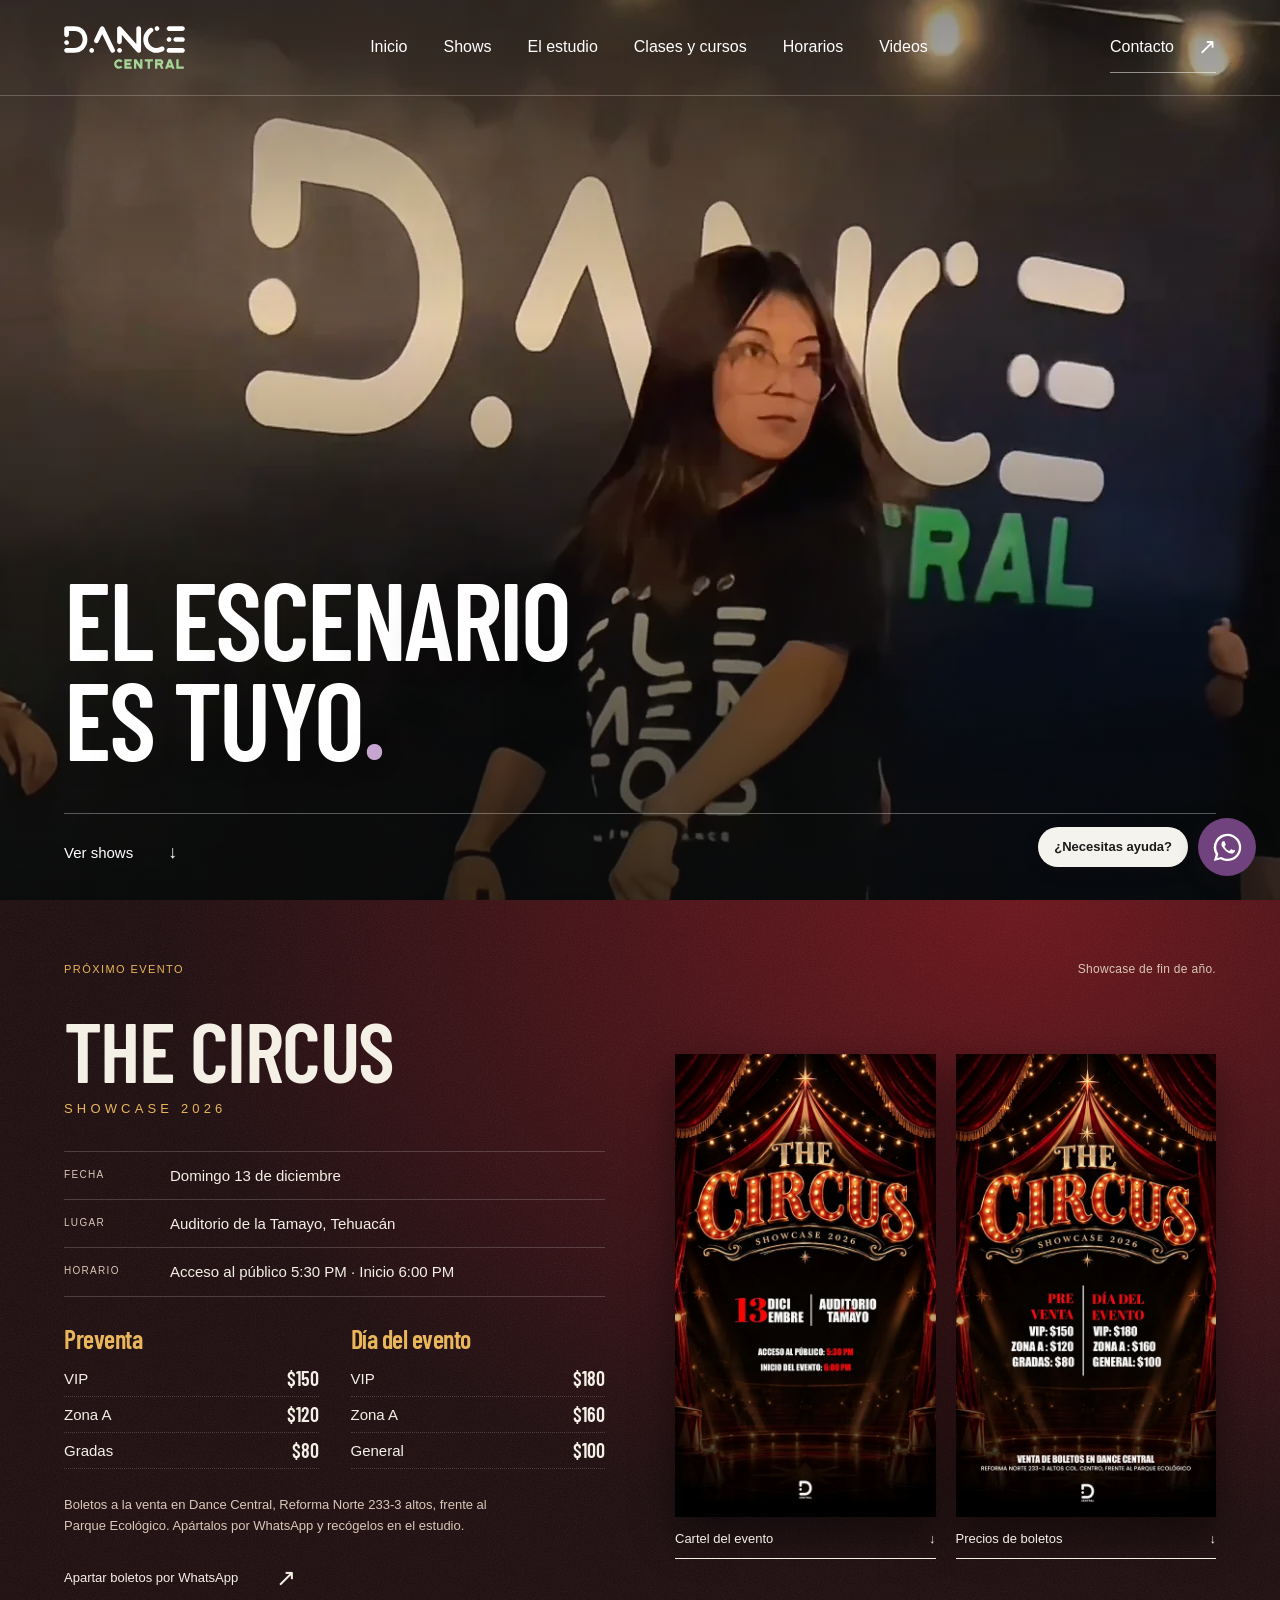
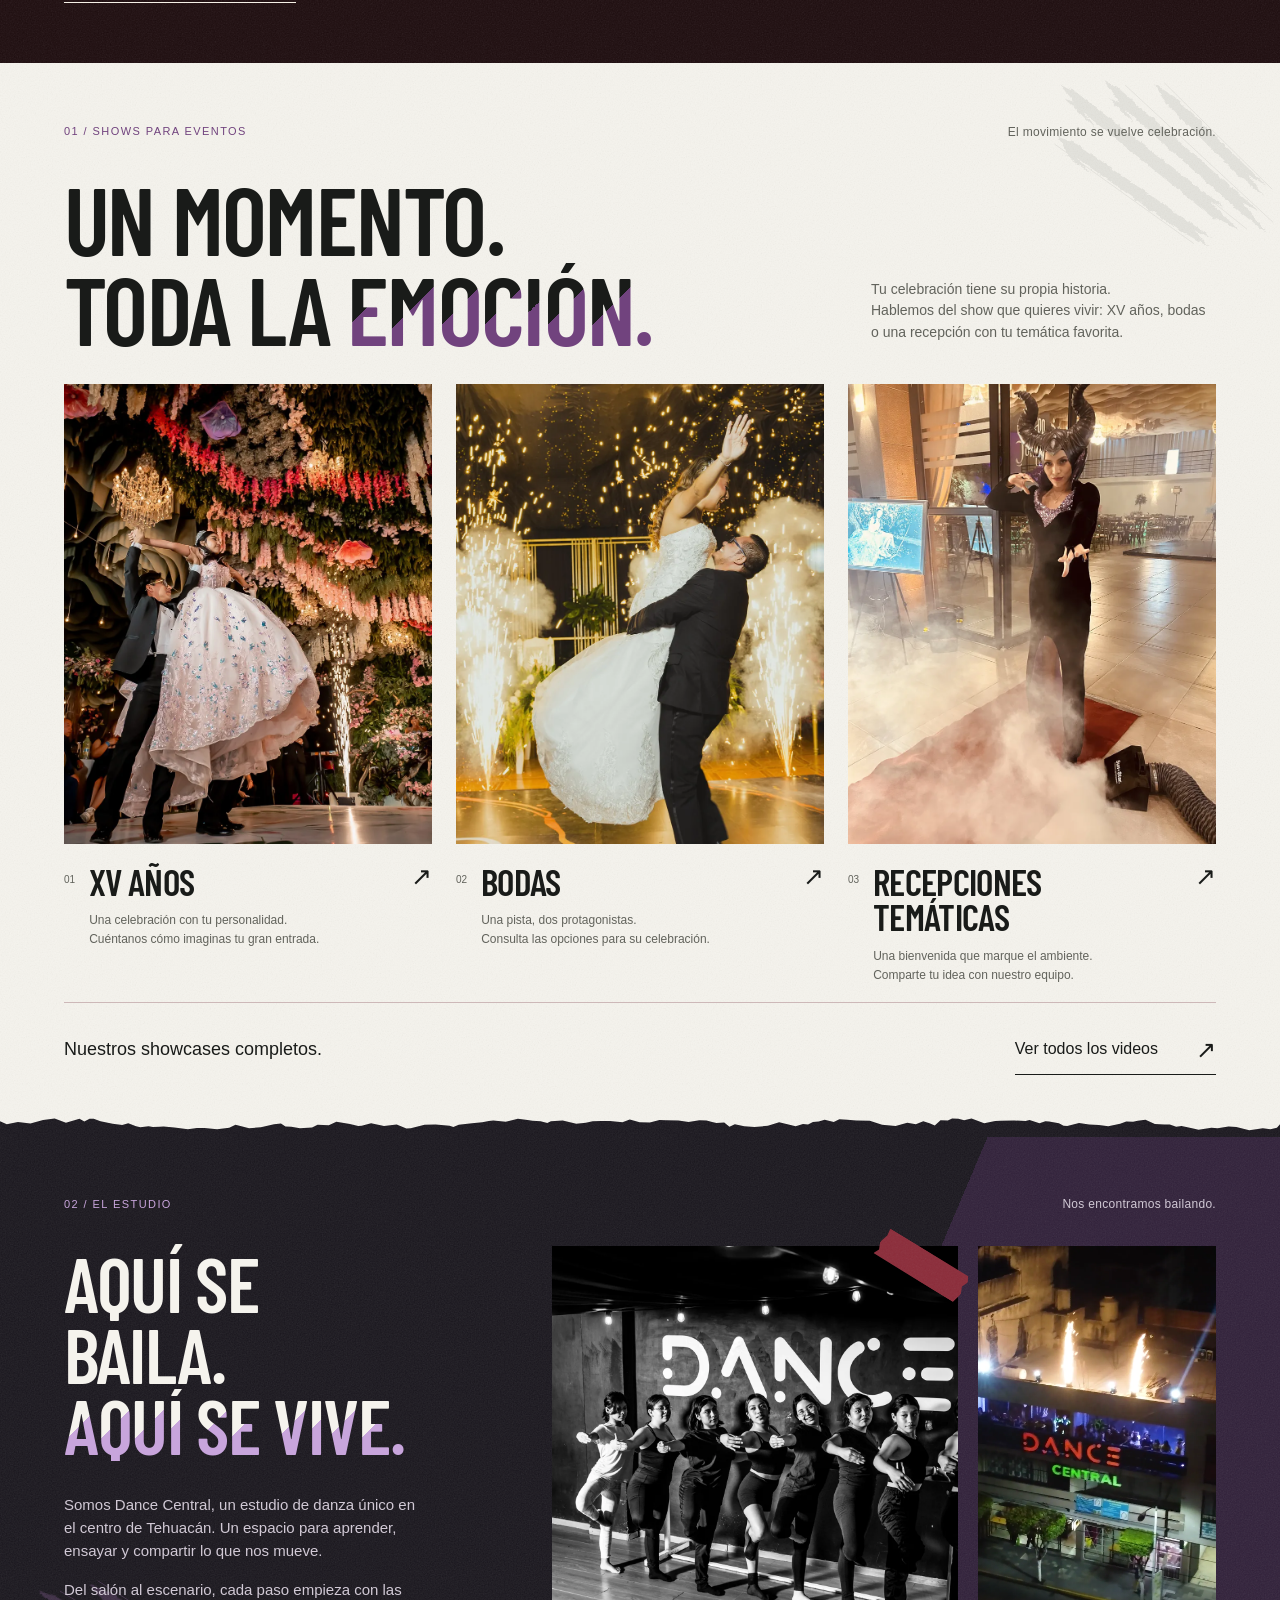
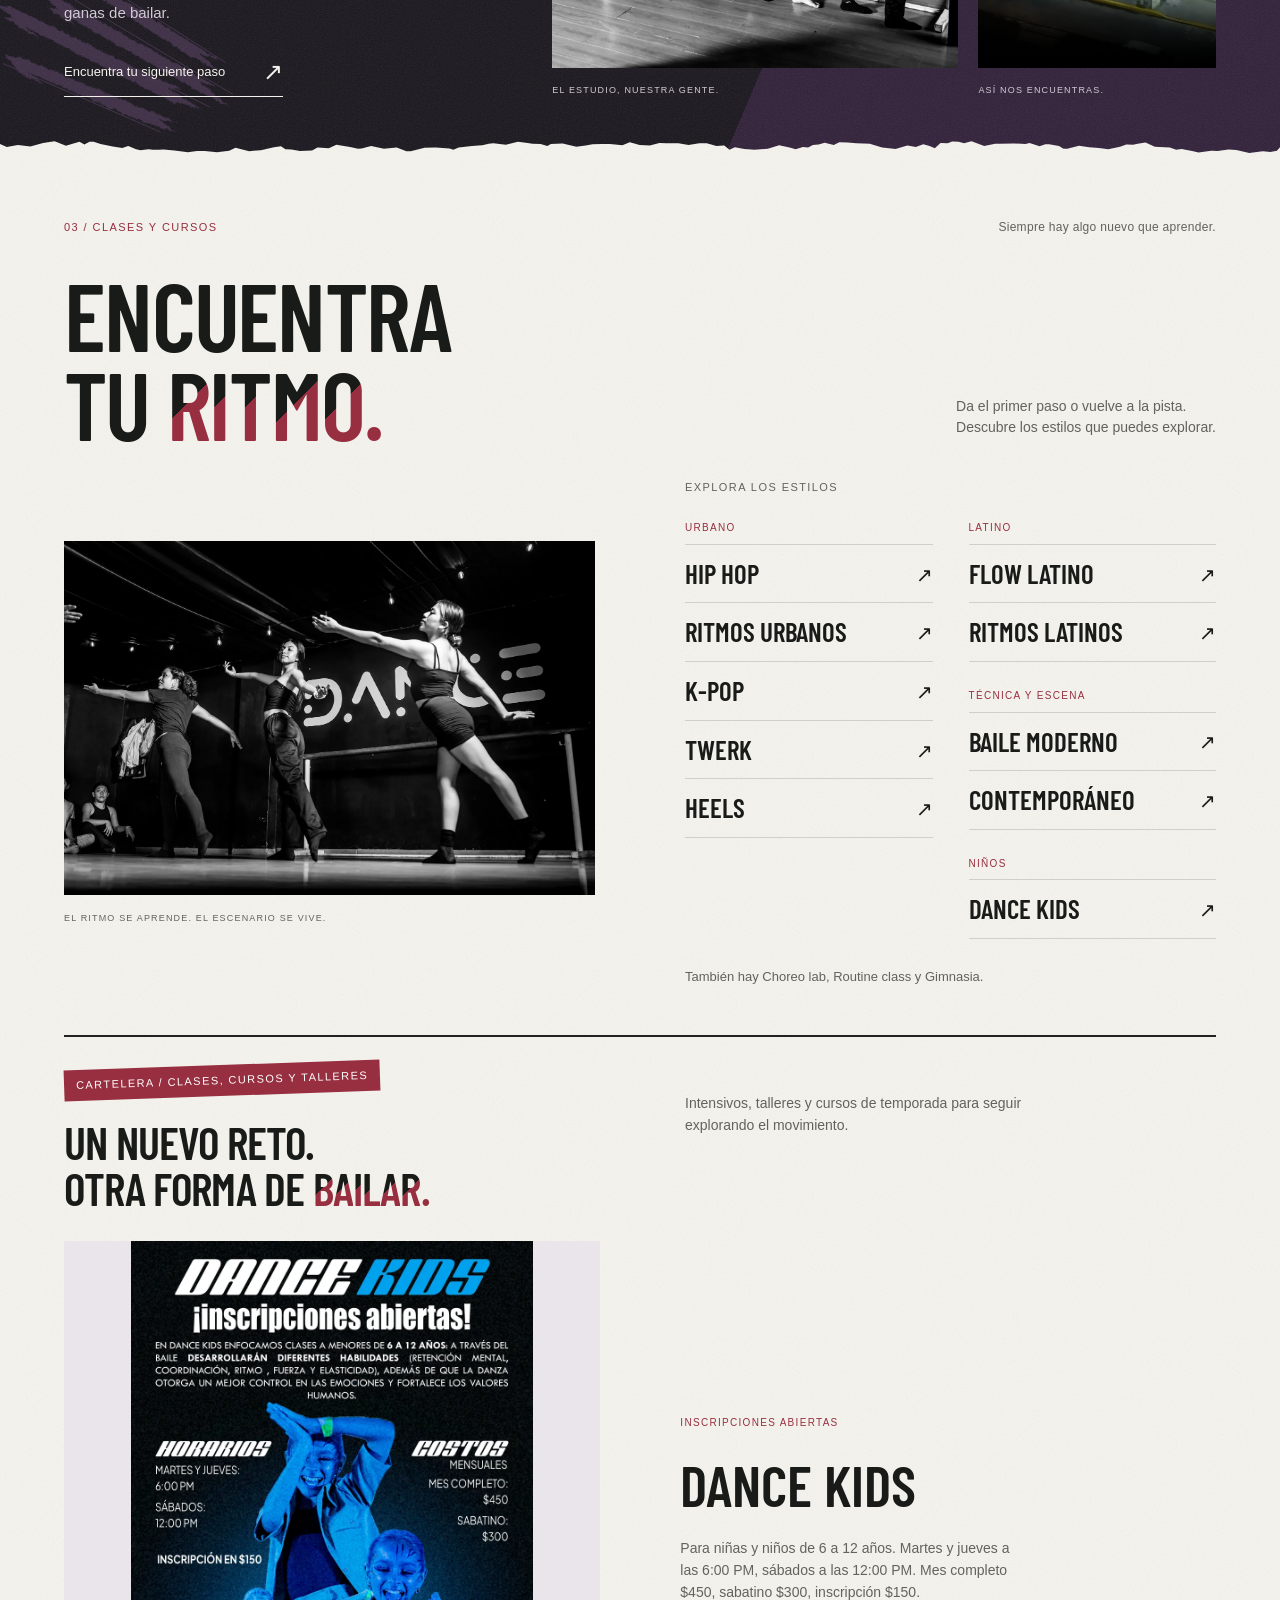
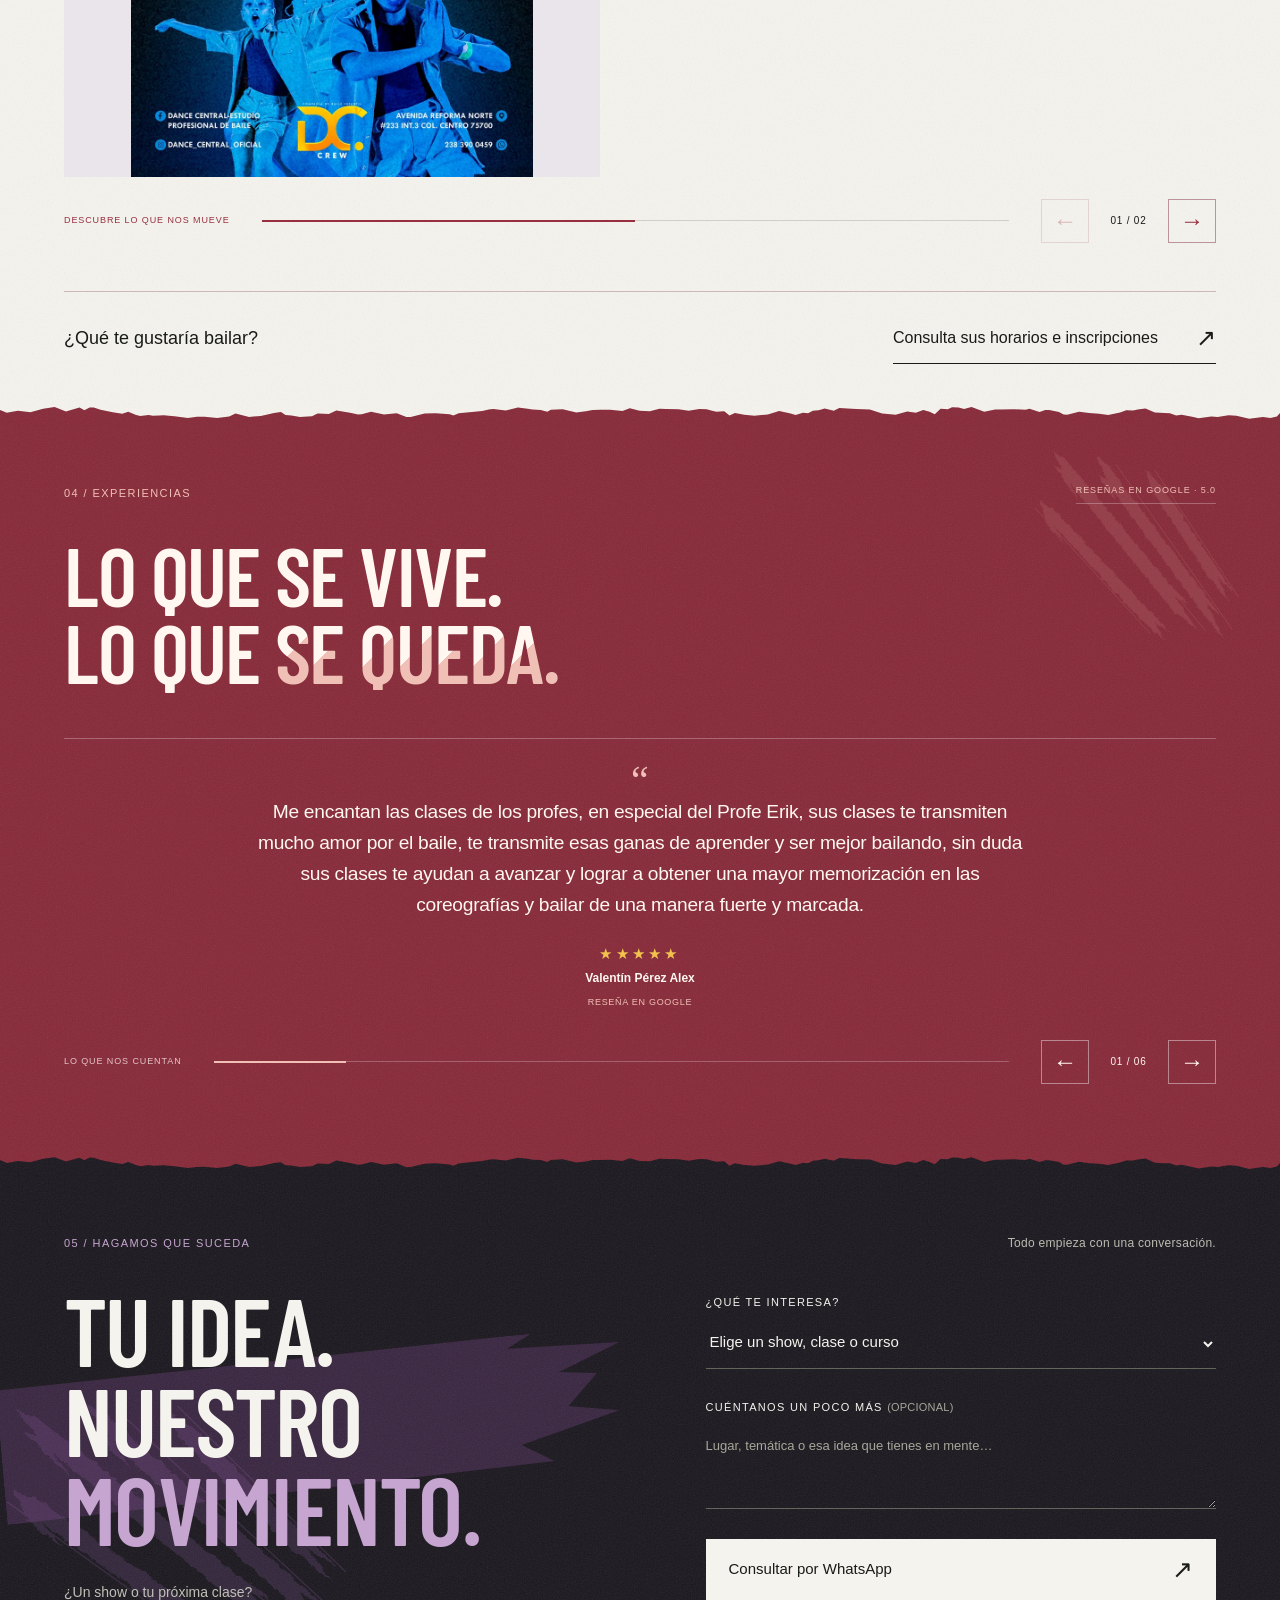
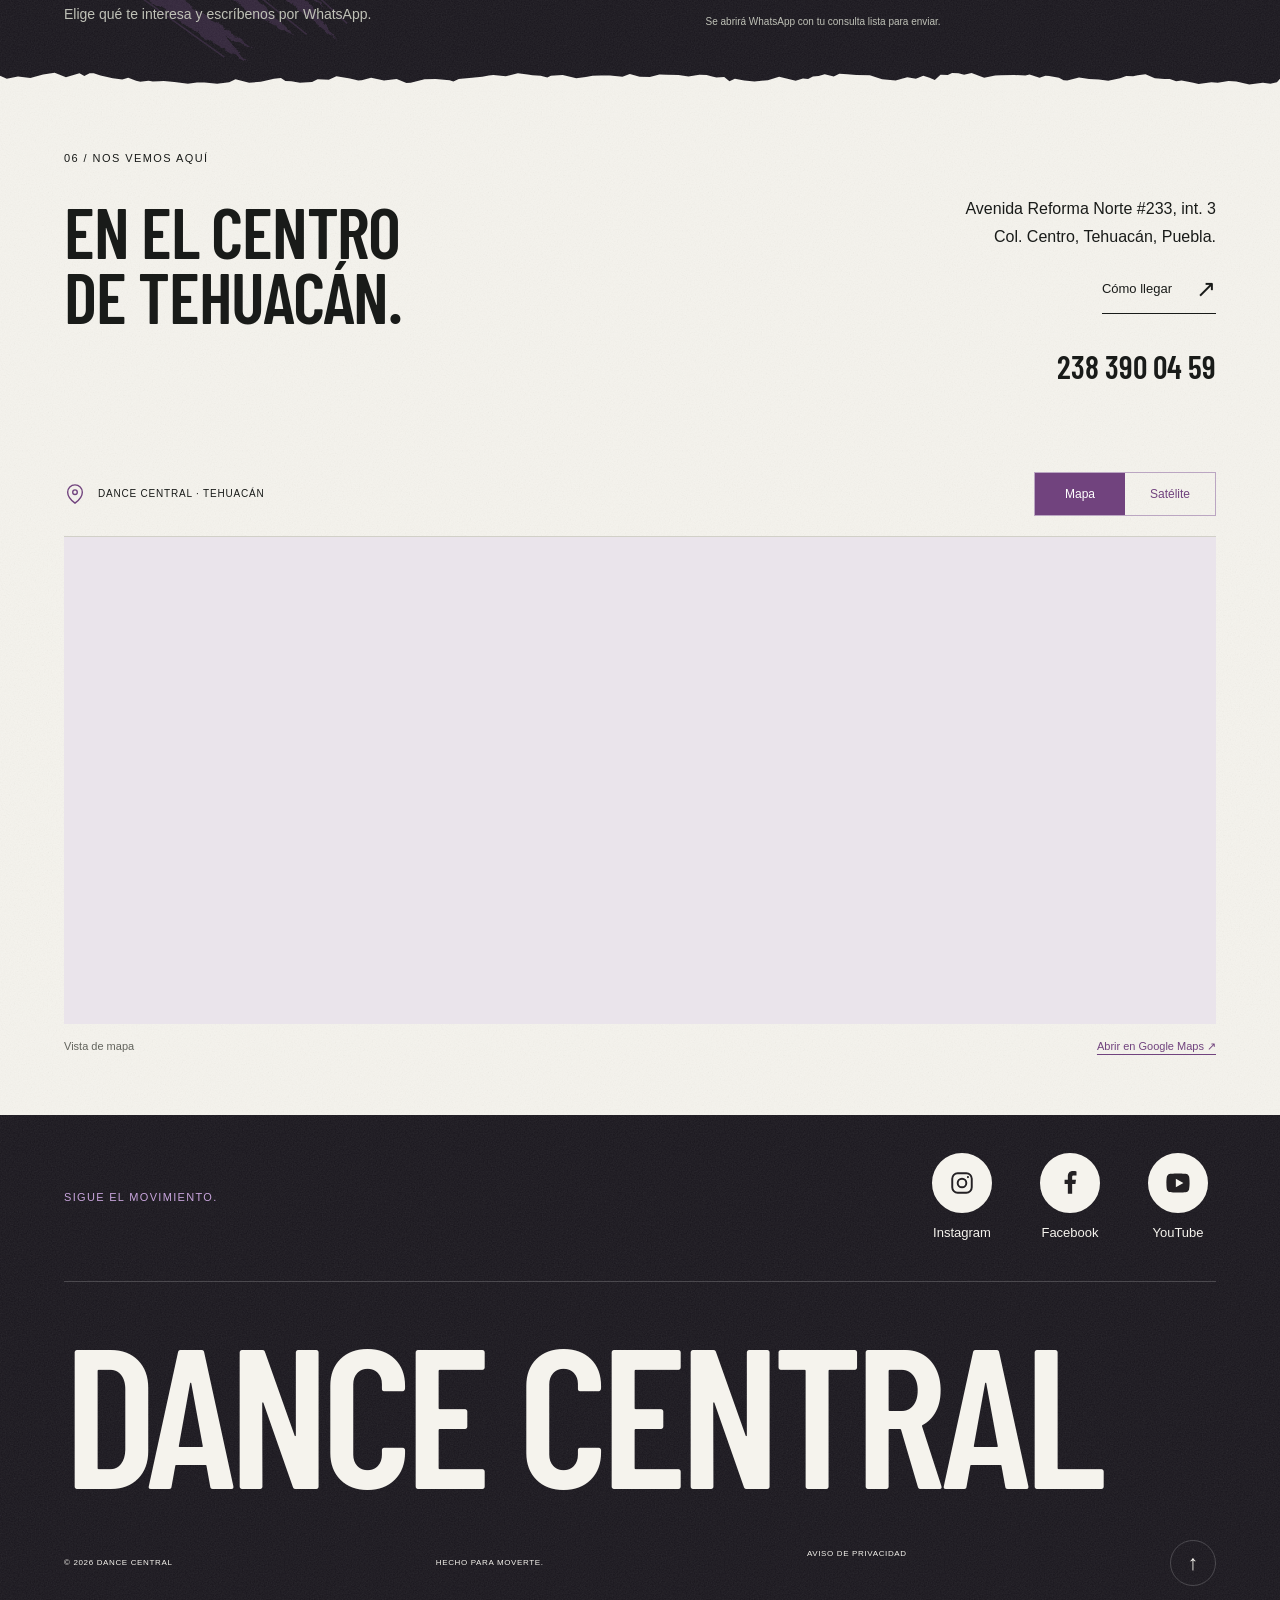
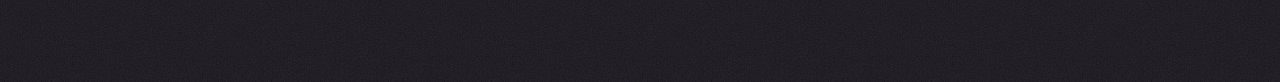
<file: index.html>
<!doctype html>
<html lang="es-MX">
<head>
  <meta charset="utf-8">
  <meta name="viewport" content="width=device-width, initial-scale=1">
  <meta name="robots" content="index, follow, max-image-preview:large">
  <meta name="theme-color" content="#171918">
  <meta name="description" content="Dance Central en Tehuacán. Shows para XV años, bodas y recepciones temáticas. Descubre nuestras clases de baile y consulta por WhatsApp.">
  <title>Dance Central — El escenario es tuyo.</title>
  <link rel="icon" href="assets/logos/dance-mark.svg" type="image/svg+xml">
  <link rel="apple-touch-icon" href="apple-touch-icon.png">
  <link rel="canonical" href="https://dancecentralstudio.com/">
  <meta property="og:type" content="website">
  <meta property="og:site_name" content="Dance Central">
  <meta property="og:locale" content="es_MX">
  <meta property="og:url" content="https://dancecentralstudio.com/">
  <meta property="og:title" content="Dance Central — Estudio de danza en Tehuacán">
  <meta property="og:description" content="Shows para XV años, bodas y eventos en Tehuacán, Puebla. Clases de baile moderno, contemporáneo, hip hop, k-pop, twerk, heels, flow latino, ritmos latinos y dance kids.">
  <meta property="og:image" content="https://dancecentralstudio.com/assets/media/og-dance-central.jpg">
  <meta property="og:image:type" content="image/jpeg">
  <meta property="og:image:width" content="1200">
  <meta property="og:image:height" content="630">
  <meta property="og:image:alt" content="Cierre del showcase de Dance Central: bailarines en el escenario bajo una lluvia de confeti.">
  <meta name="twitter:card" content="summary_large_image">
  <link rel="preload" href="assets/fonts/barlow-condensed-semibold.ttf" as="font" type="font/ttf" crossorigin>
  <link rel="stylesheet" href="css/styles.css?v=4d6a96a0f3cc">
  <link rel="stylesheet" href="css/poster-surfaces.css?v=3ea201aa07ca">
  <link rel="stylesheet" href="css/interactions.css?v=7b322cf8b96d">
  <link rel="stylesheet" href="css/class-panels.css?v=c420101573c4">
  <link rel="stylesheet" href="css/shows.css?v=e6b8a916cbdb">
  <link rel="stylesheet" href="css/evento.css?v=c7b8111cf0e5">
  <noscript><style>.style-panel[hidden]{display:block!important}</style></noscript>
  <script src="js/courses.js?v=e31fad5d6b83" defer></script>
  <script src="js/main.js?v=09bcc7d9f1c0" defer></script>
  <script type="application/ld+json">
  {
    "@context": "https://schema.org",
    "@type": "LocalBusiness",
    "@id": "https://dancecentralstudio.com/#estudio",
    "name": "Dance Central",
    "description": "Estudio de danza en Tehuacán, Puebla. Clases de baile y shows para XV años, bodas y eventos.",
    "url": "https://dancecentralstudio.com/",
    "image": "https://dancecentralstudio.com/assets/media/og-dance-central.jpg",
    "logo": "https://dancecentralstudio.com/assets/logos/dance-mark.svg",
    "telephone": "+52 238 390 0459",
    "address": {
      "@type": "PostalAddress",
      "streetAddress": "Avenida Reforma Norte 233, int. 3",
      "addressLocality": "Tehuacán",
      "addressRegion": "Puebla",
      "addressCountry": "MX"
    },
    "areaServed": {
      "@type": "City",
      "name": "Tehuacán"
    },
    "sameAs": [
      "https://www.instagram.com/dance_central_oficial/",
      "https://www.facebook.com/profile.php?id=100062989637124",
      "https://www.youtube.com/@DANCECENTRALOFICIAL"
    ]
  }
  </script>
</head>
<body>
  <a class="skip-link" href="#contenido">Saltar al contenido</a>
  <header class="site-header" id="cabecera">
    <a class="brand" href="#inicio" aria-label="Dance Central, inicio">
      <span class="brand-mark" aria-hidden="true"><span class="brand-word"></span><span class="brand-sub"></span></span>
    </a>
    <nav class="desktop-nav" aria-label="Navegación principal">
      <a href="#inicio">Inicio</a><a href="#shows">Shows</a><a href="#estudio">El estudio</a><a href="#clases">Clases y cursos</a><a href="horarios.html">Horarios</a><a href="videos.html">Videos</a>
    </nav>
    <a class="header-contact" href="#contacto">Contacto <span aria-hidden="true">↗︎</span></a>
    <button class="menu-toggle" type="button" aria-controls="mobile-menu" aria-expanded="false"><span>Menú</span><i aria-hidden="true"></i></button>
    <nav class="mobile-menu" id="mobile-menu" aria-label="Navegación móvil" hidden>
      <a href="#inicio">Inicio</a><a href="#shows">Shows</a><a href="#estudio">El estudio</a><a href="#clases">Clases y cursos</a><a href="horarios.html">Horarios</a><a href="videos.html">Videos</a><a href="#contacto">Contacto ↗︎</a>
      <span>TEHUACÁN, PUEBLA</span>
    </nav>
  </header>

  <main id="contenido">
    <section class="hero" id="inicio" aria-labelledby="hero-title">
      <video class="hero-video" id="hero-video" muted loop playsinline preload="none" poster="assets/media/hero-poster.webp" aria-hidden="true" tabindex="-1">
        <source src="assets/media/hero.mp4" type="video/mp4">
      </video>
      <div class="hero-shade"></div>
      <div class="hero-content">
        <h1 id="hero-title">EL ESCENARIO<br>ES TUYO<span class="title-period">.</span></h1>
      </div>
      <div class="hero-foot"><a href="#shows">Ver shows <span aria-hidden="true">↓</span></a><button id="video-toggle" class="video-toggle" type="button" aria-label="Reproducir video de portada"><span class="video-icon" aria-hidden="true">▶</span><span class="video-label">Reproducir video</span></button></div>
    </section>

    <section class="event section-space" id="evento" aria-labelledby="event-title" data-event-until="2026-12-13">
      <div class="section-heading"><p class="eyebrow">PRÓXIMO EVENTO</p><span class="small-note">Showcase de fin de año.</span></div>
      <div class="event-layout">
        <div class="event-copy">
          <h2 id="event-title">THE CIRCUS <span class="event-sub">SHOWCASE 2026</span></h2>
          <dl class="event-facts">
            <div><dt>Fecha</dt><dd><time datetime="2026-12-13">Domingo 13 de diciembre</time></dd></div>
            <div><dt>Lugar</dt><dd>Auditorio de la Tamayo, Tehuacán</dd></div>
            <div><dt>Horario</dt><dd>Acceso al público <time datetime="17:30">5:30 PM</time> · Inicio <time datetime="18:00">6:00 PM</time></dd></div>
          </dl>
          <div class="event-prices">
            <div><h3>Preventa</h3><ul><li><span>VIP</span><span>$150</span></li><li><span>Zona A</span><span>$120</span></li><li><span>Gradas</span><span>$80</span></li></ul></div>
            <div><h3>Día del evento</h3><ul><li><span>VIP</span><span>$180</span></li><li><span>Zona A</span><span>$160</span></li><li><span>General</span><span>$100</span></li></ul></div>
          </div>
          <p class="event-note">Boletos a la venta en Dance Central, Reforma Norte 233-3 altos, frente al Parque Ecológico. Apártalos por WhatsApp y recógelos en el estudio.</p>
          <a class="text-link" href="https://wa.me/522383900459?text=Hola%2C%20quiero%20apartar%20boletos%20para%20The%20Circus%2C%20el%20showcase%20del%2013%20de%20diciembre." target="_blank" rel="noopener noreferrer">Apartar boletos por WhatsApp <span aria-hidden="true">↗︎</span></a>
        </div>
        <ul class="event-posters">
          <li><a href="assets/media/eventos/the-circus-fecha.jpg" download="the-circus-showcase-2026.jpg"><img src="assets/media/eventos/the-circus-fecha-mini.webp" width="540" height="960" loading="lazy" decoding="async" alt="Cartel de The Circus, Showcase 2026: 13 de diciembre en el Auditorio de la Tamayo, acceso 5:30 PM e inicio 6:00 PM"><span>Cartel del evento <span aria-hidden="true">↓</span></span></a></li>
          <li><a href="assets/media/eventos/the-circus-boletos.jpg" download="the-circus-boletos.jpg"><img src="assets/media/eventos/the-circus-boletos-mini.webp" width="540" height="960" loading="lazy" decoding="async" alt="Cartel de precios de The Circus. Preventa: VIP $150, Zona A $120, Gradas $80. Día del evento: VIP $180, Zona A $160, General $100"><span>Precios de boletos <span aria-hidden="true">↓</span></span></a></li>
        </ul>
      </div>
    </section>

    <section class="shows section-space" id="shows" aria-labelledby="shows-title">
      <div class="section-heading"><p class="eyebrow">01 / SHOWS PARA EVENTOS</p><span class="small-note">El movimiento se vuelve celebración.</span></div>
      <div class="shows-intro"><h2 id="shows-title">UN MOMENTO.<br>TODA LA <em class="split-ink"><span class="sr-only">EMOCIÓN.</span><span aria-hidden="true"><span class="split-glyph">E</span><span class="split-glyph">M</span><span class="split-glyph">O</span><span class="split-glyph">C</span><span class="split-glyph">I</span><span class="split-glyph">Ó</span><span class="split-glyph">N</span><span class="split-glyph">.</span></span></em></h2><p>Tu celebración tiene su propia historia.<br>Hablemos del show que quieres vivir: XV años, bodas o una recepción con tu temática favorita.</p></div>
      <div class="show-browse" id="show-browse">
        <ul class="show-list">
          <li><a class="show-card" href="#show-xv-anos" data-show="xv-anos"><div class="image-zoom"><img src="assets/media/shows/portada-xv.webp" alt="" width="900" height="1125" loading="lazy"></div><span class="row-number">01</span><h3>XV AÑOS</h3><span class="show-arrow" aria-hidden="true">↗︎</span><p>Una celebración con tu personalidad.<br>Cuéntanos cómo imaginas tu gran entrada.</p></a></li>
          <li><a class="show-card" href="#show-bodas" data-show="bodas"><div class="image-zoom"><img src="assets/media/shows/portada-bodas.webp" alt="" width="900" height="1125" loading="lazy"></div><span class="row-number">02</span><h3>BODAS</h3><span class="show-arrow" aria-hidden="true">↗︎</span><p>Una pista, dos protagonistas.<br>Consulta las opciones para su celebración.</p></a></li>
          <li><a class="show-card" href="#show-tematicas" data-show="tematicas"><div class="image-zoom"><img src="assets/media/shows/portada-tematicas.webp" alt="" width="900" height="1125" loading="lazy"></div><span class="row-number">03</span><h3>RECEPCIONES<br>TEMÁTICAS</h3><span class="show-arrow" aria-hidden="true">↗︎</span><p>Una bienvenida que marque el ambiente.<br>Comparte tu idea con nuestro equipo.</p></a></li>
        </ul>
      </div>

      <article class="style-panel show-panel" id="show-xv-anos" aria-labelledby="show-xv-anos-t" hidden>
        <a class="panel-back" href="#shows"><span aria-hidden="true">←</span> VOLVER A LOS SHOWS</a>
        <h3 id="show-xv-anos-t" tabindex="-1">XV AÑOS</h3>
        <p class="panel-lead">Una celebración con tu personalidad.</p>
        <div class="panel-body">
          <div class="panel-copy">
            <p>Cuéntanos cómo imaginas tu gran entrada, tu vals o tu baile sorpresa y armamos el show a la medida de tu fiesta.</p>
            <p>Estas son algunas de las fiestas de XV en las que hemos bailado.</p>
            <a class="text-link" href="#contacto" data-event-type="XV años">Cotiza tu show de XV años <span aria-hidden="true">↗︎</span></a>
          </div>
          <div class="panel-media media-carousel panel-carousel" data-carousel role="region" aria-roledescription="carrusel" aria-label="Fotos y videos de XV años">
            <div class="carousel-track" data-carousel-track tabindex="0" aria-label="Fotos y videos de XV años. Usa las flechas para recorrerlos.">
              <figure class="carousel-slide" role="group" aria-roledescription="diapositiva" aria-label="1 de 10"><div class="image-zoom"><img src="assets/media/shows/xv-01.webp" alt="Un chambelán sostiene en alto a la quinceañera de vestido rosa pálido junto a chispas frías, bajo un techo de flores" width="1200" height="800" loading="lazy"></div></figure>
              <figure class="carousel-slide" role="group" aria-roledescription="diapositiva" aria-label="2 de 10"><video controls playsinline preload="none" data-hls="assets/media/hls/xv-baile/index.m3u8" poster="assets/media/shows/xv-baile-poster.webp" aria-label="Video de una quinceañera bailando en una pista iluminada bajo un techo de flores"><source src="assets/media/shows/xv-baile.mp4" type="video/mp4"></video></figure>
              <figure class="carousel-slide" role="group" aria-roledescription="diapositiva" aria-label="3 de 10"><div class="image-zoom"><img src="assets/media/shows/xv-02.webp" alt="La quinceañera baila con sus chambelanes en una pista decorada con flores" width="1200" height="800" loading="lazy"></div></figure>
              <figure class="carousel-slide" role="group" aria-roledescription="diapositiva" aria-label="4 de 10"><div class="image-zoom"><img src="assets/media/shows/xv-03.webp" alt="Un chambelán salta en el aire junto a la quinceañera durante la coreografía" width="1200" height="800" loading="lazy"></div></figure>
              <figure class="carousel-slide" role="group" aria-roledescription="diapositiva" aria-label="5 de 10"><div class="image-zoom"><img src="assets/media/shows/xv-04.webp" alt="La quinceañera extiende su vestido rosa entre dos chambelanes que bailan a los lados" width="1200" height="800" loading="lazy"></div></figure>
              <figure class="carousel-slide" role="group" aria-roledescription="diapositiva" aria-label="6 de 10"><div class="image-zoom"><img src="assets/media/shows/xv-05.webp" alt="Los chambelanes cargan a la quinceañera en alto en el centro de la pista" width="1200" height="800" loading="lazy"></div></figure>
              <figure class="carousel-slide" role="group" aria-roledescription="diapositiva" aria-label="7 de 10"><div class="image-zoom"><img src="assets/media/shows/xv-06.webp" alt="Vista amplia de la pista mientras los chambelanes sostienen en alto a la quinceañera" width="1200" height="800" loading="lazy"></div></figure>
              <figure class="carousel-slide" role="group" aria-roledescription="diapositiva" aria-label="8 de 10"><div class="image-zoom"><img src="assets/media/shows/xv-07.webp" alt="Un chambelán salta por encima mientras la quinceañera extiende su vestido en la pista" width="1200" height="800" loading="lazy"></div></figure>
              <figure class="carousel-slide" role="group" aria-roledescription="diapositiva" aria-label="9 de 10"><div class="image-zoom"><img src="assets/media/shows/xv-08.webp" alt="Los chambelanes levantan a la quinceañera y su vestido se abre en el aire" width="1200" height="800" loading="lazy"></div></figure>
              <figure class="carousel-slide" role="group" aria-roledescription="diapositiva" aria-label="10 de 10"><video controls playsinline preload="none" poster="assets/media/escenario-vals-xv-poster.webp" aria-label="Video de un vals de XV años interpretado por Dance Central en el escenario"><source src="assets/media/escenario-vals-xv.mp4" type="video/mp4"></video></figure>
            </div>
            <div class="carousel-bar"><div class="carousel-progress" aria-hidden="true"><span></span></div><div class="carousel-controls"><button type="button" data-carousel-prev aria-label="Ver anterior">←</button><span class="carousel-counter" data-carousel-count role="status" aria-live="polite" aria-atomic="true">01 / 10</span><button type="button" data-carousel-next aria-label="Ver siguiente">→</button></div></div>
          </div>
        </div>
      </article>

      <article class="style-panel show-panel" id="show-bodas" aria-labelledby="show-bodas-t" hidden>
        <a class="panel-back" href="#shows"><span aria-hidden="true">←</span> VOLVER A LOS SHOWS</a>
        <h3 id="show-bodas-t" tabindex="-1">BODAS</h3>
        <p class="panel-lead">Una pista, dos protagonistas.</p>
        <div class="panel-body">
          <div class="panel-copy">
            <p>Preparamos el primer baile de los novios y el show para su recepción, con la música que los representa.</p>
            <p>Consulta las opciones para su celebración.</p>
            <a class="text-link" href="#contacto" data-event-type="Boda">Cotiza el show de tu boda <span aria-hidden="true">↗︎</span></a>
          </div>
          <div class="panel-media media-carousel panel-carousel" data-carousel role="region" aria-roledescription="carrusel" aria-label="Fotos y videos de bodas">
            <div class="carousel-track" data-carousel-track tabindex="0" aria-label="Fotos y videos de bodas. Usa las flechas para recorrerlos.">
              <figure class="carousel-slide" role="group" aria-roledescription="diapositiva" aria-label="1 de 12"><div class="image-zoom"><img src="assets/media/shows/bodas-01.webp" alt="El novio levanta en brazos a la novia entre chispas frías y humo durante su primer baile" width="1200" height="800" loading="lazy"></div></figure>
              <figure class="carousel-slide" role="group" aria-roledescription="diapositiva" aria-label="2 de 12"><div class="image-zoom"><img src="assets/media/shows/bodas-02.webp" alt="Los novios entran de la mano, de espaldas a la cámara, saludando a sus invitados entre chispas frías" width="1200" height="800" loading="lazy"></div></figure>
              <figure class="carousel-slide" role="group" aria-roledescription="diapositiva" aria-label="3 de 12"><div class="image-zoom"><img src="assets/media/shows/bodas-03.webp" alt="La novia levanta su ramo de flores blancas mientras entra a la pista de la mano del novio" width="1200" height="800" loading="lazy"></div></figure>
              <figure class="carousel-slide" role="group" aria-roledescription="diapositiva" aria-label="4 de 12"><div class="image-zoom"><img src="assets/media/shows/bodas-04.webp" alt="Los novios se besan en la pista con chispas frías detrás" width="1200" height="800" loading="lazy"></div></figure>
              <figure class="carousel-slide" role="group" aria-roledescription="diapositiva" aria-label="5 de 12"><div class="image-zoom"><img src="assets/media/shows/bodas-05.webp" alt="El novio inclina a la novia hacia atrás para besarla al final de un paso de baile" width="1200" height="800" loading="lazy"></div></figure>
              <figure class="carousel-slide" role="group" aria-roledescription="diapositiva" aria-label="6 de 12"><div class="image-zoom"><img src="assets/media/shows/bodas-06.webp" alt="El novio de rodillas en la pista frente a la novia, durante la coreografía" width="1200" height="800" loading="lazy"></div></figure>
              <figure class="carousel-slide" role="group" aria-roledescription="diapositiva" aria-label="7 de 12"><div class="image-zoom"><img src="assets/media/shows/bodas-07.webp" alt="Los novios se acercan bailando mientras los invitados los miran desde sus mesas" width="1200" height="800" loading="lazy"></div></figure>
              <figure class="carousel-slide" role="group" aria-roledescription="diapositiva" aria-label="8 de 12"><div class="image-zoom"><img src="assets/media/shows/bodas-08.webp" alt="El novio gira a la novia en el aire y el vestido se abre" width="1200" height="800" loading="lazy"></div></figure>
              <figure class="carousel-slide" role="group" aria-roledescription="diapositiva" aria-label="9 de 12"><div class="image-zoom"><img src="assets/media/shows/bodas-09.webp" alt="Los novios bailan frente a frente con chispas frías al fondo" width="1200" height="800" loading="lazy"></div></figure>
              <figure class="carousel-slide" role="group" aria-roledescription="diapositiva" aria-label="10 de 12"><div class="image-zoom"><img src="assets/media/shows/bodas-10.webp" alt="Los novios giran con los brazos entrelazados sobre la cabeza" width="1200" height="800" loading="lazy"></div></figure>
              <figure class="carousel-slide" role="group" aria-roledescription="diapositiva" aria-label="11 de 12"><div class="image-zoom"><img src="assets/media/shows/bodas-11.webp" alt="La novia se estira hacia la pista sostenida de la mano del novio en el cierre de la coreografía" width="1200" height="800" loading="lazy"></div></figure>
              <figure class="carousel-slide" role="group" aria-roledescription="diapositiva" aria-label="12 de 12"><div class="image-zoom"><img src="assets/media/shows/bodas-12.webp" alt="Los novios se besan en la pista bajo un techo de luces, con flores blancas en primer plano" width="1200" height="800" loading="lazy"></div></figure>
            </div>
            <div class="carousel-bar"><div class="carousel-progress" aria-hidden="true"><span></span></div><div class="carousel-controls"><button type="button" data-carousel-prev aria-label="Ver anterior">←</button><span class="carousel-counter" data-carousel-count role="status" aria-live="polite" aria-atomic="true">01 / 12</span><button type="button" data-carousel-next aria-label="Ver siguiente">→</button></div></div>
          </div>
        </div>
      </article>

      <article class="style-panel show-panel" id="show-tematicas" aria-labelledby="show-tematicas-t" hidden>
        <a class="panel-back" href="#shows"><span aria-hidden="true">←</span> VOLVER A LOS SHOWS</a>
        <h3 id="show-tematicas-t" tabindex="-1">RECEPCIONES TEMÁTICAS</h3>
        <p class="panel-lead">Una bienvenida que marque el ambiente.</p>
        <div class="panel-body">
          <div class="panel-copy">
            <p>Hadas, villanos, folclor mexicano, íconos de la música: caracterizamos a nuestros bailarines con la temática de tu fiesta para recibir a tus invitados.</p>
            <p>Comparte tu idea con nuestro equipo.</p>
            <a class="text-link" href="#contacto" data-event-type="Recepción temática">Cotiza tu recepción temática <span aria-hidden="true">↗︎</span></a>
          </div>
          <div class="panel-media media-carousel panel-carousel" data-carousel role="region" aria-roledescription="carrusel" aria-label="Fotos y videos de recepciones temáticas">
            <div class="carousel-track" data-carousel-track tabindex="0" aria-label="Fotos y videos de recepciones temáticas. Usa las flechas para recorrerlos.">
              <figure class="carousel-slide" role="group" aria-roledescription="diapositiva" aria-label="1 de 12"><div class="image-zoom"><img src="assets/media/shows/tematicas-01.webp" alt="Bailarines con alas iridiscentes y vestuario de hadas rodean a una quinceañera en la pista" width="1200" height="800" loading="lazy"></div></figure>
              <figure class="carousel-slide" role="group" aria-roledescription="diapositiva" aria-label="2 de 12"><div class="image-zoom"><img src="assets/media/shows/tematicas-02.webp" alt="Bailarina caracterizada como Maléfica, con cuernos y vestido negro, entre humo bajo" width="1200" height="800" loading="lazy"></div></figure>
              <figure class="carousel-slide" role="group" aria-roledescription="diapositiva" aria-label="3 de 12"><div class="image-zoom"><img src="assets/media/shows/tematicas-03.webp" alt="Bailarines con trajes de lentejuelas plateadas durante un show en una pista con techo de flores" width="1200" height="800" loading="lazy"></div></figure>
              <figure class="carousel-slide" role="group" aria-roledescription="diapositiva" aria-label="4 de 12"><div class="image-zoom"><img src="assets/media/shows/tematicas-04.webp" alt="Bailarines con traje de charro y vestidos de folclor mexicano posan en el escenario" width="1200" height="800" loading="lazy"></div></figure>
              <figure class="carousel-slide" role="group" aria-roledescription="diapositiva" aria-label="5 de 12"><div class="image-zoom"><img src="assets/media/shows/tematicas-05.webp" alt="Bailarinas vestidas de hadas del bosque alrededor de una quinceañera bajo un arco de flores, al aire libre" width="1200" height="800" loading="lazy"></div></figure>
              <figure class="carousel-slide" role="group" aria-roledescription="diapositiva" aria-label="6 de 12"><div class="image-zoom"><img src="assets/media/shows/tematicas-06.webp" alt="Bailarín caracterizado como Elvis, con traje blanco y guitarra" width="1200" height="800" loading="lazy"></div></figure>
              <figure class="carousel-slide" role="group" aria-roledescription="diapositiva" aria-label="7 de 12"><div class="image-zoom"><img src="assets/media/shows/tematicas-07.webp" alt="Bailarinas con alas de hada desplegadas cruzando la pista" width="1200" height="800" loading="lazy"></div></figure>
              <figure class="carousel-slide" role="group" aria-roledescription="diapositiva" aria-label="8 de 12"><div class="image-zoom"><img src="assets/media/shows/tematicas-08.webp" alt="Bailarín caracterizado como Michael Jackson, con sombrero negro, en una entrada con alfombra roja" width="1200" height="800" loading="lazy"></div></figure>
              <figure class="carousel-slide" role="group" aria-roledescription="diapositiva" aria-label="9 de 12"><div class="image-zoom"><img src="assets/media/shows/tematicas-09.webp" alt="Grupo de bailarines con vestuario de bosque y una Maléfica sobre una alfombra roja" width="1200" height="800" loading="lazy"></div></figure>
              <figure class="carousel-slide" role="group" aria-roledescription="diapositiva" aria-label="10 de 12"><div class="image-zoom"><img src="assets/media/shows/tematicas-10.webp" alt="Bailarina de folclor mexicano extiende su falda amarilla con listones de colores" width="1200" height="800" loading="lazy"></div></figure>
              <figure class="carousel-slide" role="group" aria-roledescription="diapositiva" aria-label="11 de 12"><div class="image-zoom"><img src="assets/media/shows/tematicas-11.webp" alt="Bailarines caracterizados como genio y pirata junto a una decoración de XV con globos" width="1200" height="800" loading="lazy"></div></figure>
              <figure class="carousel-slide" role="group" aria-roledescription="diapositiva" aria-label="12 de 12"><div class="image-zoom"><img src="assets/media/shows/tematicas-12.webp" alt="Bailarines con trajes de lentejuelas plateadas cargan a una bailarina en alto entre confeti y chispas frías" width="1200" height="800" loading="lazy"></div></figure>
            </div>
            <div class="carousel-bar"><div class="carousel-progress" aria-hidden="true"><span></span></div><div class="carousel-controls"><button type="button" data-carousel-prev aria-label="Ver anterior">←</button><span class="carousel-counter" data-carousel-count role="status" aria-live="polite" aria-atomic="true">01 / 12</span><button type="button" data-carousel-next aria-label="Ver siguiente">→</button></div></div>
          </div>
        </div>
      </article>

      <div class="class-enquiry">
        <p>Nuestros showcases completos.</p>
        <a class="text-link" href="videos.html">Ver todos los videos <span aria-hidden="true">↗︎</span></a>
      </div>
    </section>

    <section class="studio section-space" id="estudio" aria-labelledby="studio-title">
      <div class="section-heading"><p class="eyebrow">02 / EL ESTUDIO</p><span class="small-note">Nos encontramos bailando.</span></div>
      <div class="studio-layout"><div class="studio-copy"><h2 id="studio-title">AQUÍ SE<br>BAILA.<br><em><span class="split-ink"><span class="sr-only">AQUÍ</span><span aria-hidden="true"><span class="split-glyph">A</span><span class="split-glyph">Q</span><span class="split-glyph">U</span><span class="split-glyph">Í</span></span></span> <span class="split-ink"><span class="sr-only">SE</span><span aria-hidden="true"><span class="split-glyph">S</span><span class="split-glyph">E</span></span></span> <span class="split-ink"><span class="sr-only">VIVE.</span><span aria-hidden="true"><span class="split-glyph">V</span><span class="split-glyph">I</span><span class="split-glyph">V</span><span class="split-glyph">E</span><span class="split-glyph">.</span></span></span></em></h2><p>Somos Dance Central, un estudio de danza único en el centro de Tehuacán. Un espacio para aprender, ensayar y compartir lo que nos mueve.</p><p>Del salón al escenario, cada paso empieza con las ganas de bailar.</p><a class="text-link" href="#clases">Encuentra tu siguiente paso <span aria-hidden="true">↗︎</span></a></div>
        <div class="studio-media">
          <figure class="studio-photo"><div class="image-zoom"><img src="assets/media/estudio-grupo.webp" alt="Alumnas de Dance Central alineadas en la barra durante una clase, frente al logotipo pintado en la pared del salón" width="1200" height="1248" loading="lazy"></div><figcaption>EL ESTUDIO, NUESTRA GENTE.</figcaption></figure>
          <figure class="studio-film">
            <video controls playsinline preload="none" data-hls="assets/media/hls/estudio-dron/index.m3u8" poster="assets/media/estudio-dron-poster.webp" aria-label="Video desde un dron del edificio de Dance Central en Avenida Reforma Norte, Tehuacán, con su letrero iluminado y efectos de fuego en la azotea"><source src="assets/media/estudio-dron.mp4" type="video/mp4"></video>
            <figcaption>ASÍ NOS ENCUENTRAS.</figcaption>
          </figure>
        </div>
      </div>
    </section>

    <section class="classes section-space" id="clases" aria-labelledby="classes-title">
      <div class="section-heading"><p class="eyebrow">03 / CLASES Y CURSOS</p><span class="small-note">Siempre hay algo nuevo que aprender.</span></div>
      <div class="classes-title"><h2 id="classes-title">ENCUENTRA<br>TU <em class="split-ink"><span class="sr-only">RITMO.</span><span aria-hidden="true"><span class="split-glyph">R</span><span class="split-glyph">I</span><span class="split-glyph">T</span><span class="split-glyph">M</span><span class="split-glyph">O</span><span class="split-glyph">.</span></span></em></h2><p>Da el primer paso o vuelve a la pista.<br>Descubre los estilos que puedes explorar.</p></div>
      <div class="class-layout" id="class-browse">
        <figure class="class-poster"><div class="image-zoom"><img src="assets/media/clase-poster.webp" alt="Tres bailarinas de Dance Central ensayando una secuencia en el salón, con el logotipo del estudio al fondo" width="1500" height="1001" loading="lazy"></div><figcaption>EL RITMO SE APRENDE. EL ESCENARIO SE VIVE.</figcaption></figure>
        <div class="class-options"><p class="eyebrow">EXPLORA LOS ESTILOS</p>
          <div class="style-groups">
          <div class="style-column">
            <div class="style-group"><p class="style-group-name" id="grupo-urbano">URBANO</p>
              <ul class="style-list" aria-labelledby="grupo-urbano">
                <li><a class="style-link" href="#estilo-hip-hop" data-style="hip-hop">HIP HOP <span aria-hidden="true">↗︎</span></a></li>
                <li><a class="style-link" href="#estilo-ritmos-urbanos" data-style="ritmos-urbanos">RITMOS URBANOS <span aria-hidden="true">↗︎</span></a></li>
                <li><a class="style-link" href="#estilo-k-pop" data-style="k-pop">K-POP <span aria-hidden="true">↗︎</span></a></li>
                <li><a class="style-link" href="#estilo-twerk" data-style="twerk">TWERK <span aria-hidden="true">↗︎</span></a></li>
                <li><a class="style-link" href="#estilo-heels" data-style="heels">HEELS <span aria-hidden="true">↗︎</span></a></li>
              </ul>
            </div>
          </div>
          <div class="style-column">
            <div class="style-group"><p class="style-group-name" id="grupo-latino">LATINO</p>
              <ul class="style-list" aria-labelledby="grupo-latino">
                <li><a class="style-link" href="#estilo-flow-latino" data-style="flow-latino">FLOW LATINO <span aria-hidden="true">↗︎</span></a></li>
                <li><a class="style-link" href="#estilo-ritmos-latinos" data-style="ritmos-latinos">RITMOS LATINOS <span aria-hidden="true">↗︎</span></a></li>
              </ul>
            </div>
            <div class="style-group"><p class="style-group-name" id="grupo-tecnica">TÉCNICA Y ESCENA</p>
              <ul class="style-list" aria-labelledby="grupo-tecnica">
                <li><a class="style-link" href="#estilo-baile-moderno" data-style="baile-moderno">BAILE MODERNO <span aria-hidden="true">↗︎</span></a></li>
                <li><a class="style-link" href="#estilo-contemporaneo" data-style="contemporaneo">CONTEMPORÁNEO <span aria-hidden="true">↗︎</span></a></li>
              </ul>
            </div>
            <div class="style-group"><p class="style-group-name" id="grupo-ninos">NIÑOS</p>
              <ul class="style-list" aria-labelledby="grupo-ninos">
                <li><a class="style-link" href="#estilo-dance-kids" data-style="dance-kids">DANCE KIDS <span aria-hidden="true">↗︎</span></a></li>
              </ul>
            </div>
          </div>
          </div>
          <p class="style-extra">También hay Choreo lab, Routine class y Gimnasia.</p>
        </div>
      </div>

      <article class="style-panel" id="estilo-baile-moderno" aria-labelledby="estilo-baile-moderno-t" hidden>
        <a class="panel-back" href="#clases"><span aria-hidden="true">←</span> VOLVER A LOS ESTILOS</a>
        <h3 id="estilo-baile-moderno-t" tabindex="-1">BAILE MODERNO</h3>
        <p class="panel-lead">Coreografía, musicalidad y presencia escénica.</p>
        <div class="panel-body">
          <div class="panel-copy">
            <p>Trabajamos secuencias completas: cómo entra el cuerpo en la música, cómo se arma una coreografía y cómo se lleva al escenario.</p>
            <p>Es el estilo que más se ve en nuestras presentaciones y shows.</p>
            <a class="text-link" href="horarios.html#moderno">Consulta horarios y costos <span aria-hidden="true">↗︎</span></a>
          </div>
          <div class="panel-media media-carousel panel-carousel" data-carousel role="region" aria-roledescription="carrusel" aria-label="Video y fotos de baile moderno">
            <div class="carousel-track" data-carousel-track tabindex="0" aria-label="Video y fotos de baile moderno. Usa las flechas para recorrerlos.">
              <figure class="carousel-slide" role="group" aria-roledescription="diapositiva" aria-label="1 de 11"><video controls playsinline preload="none" poster="assets/media/estilo-baile-moderno-poster.webp" aria-label="Video del número de baile moderno de Dance Central en el escenario, con playeras del estudio y pantalones de mezclilla"><source src="assets/media/estilo-baile-moderno.mp4" type="video/mp4"></video></figure>
              <figure class="carousel-slide" role="group" aria-roledescription="diapositiva" aria-label="2 de 11"><img src="assets/media/estilo-baile-moderno-1.webp" alt="Grupo de baile moderno de Dance Central en el escenario con playeras negras del estudio y pantalones de mezclilla" width="1200" height="800" loading="lazy"></figure>
              <figure class="carousel-slide" role="group" aria-roledescription="diapositiva" aria-label="3 de 11"><img src="assets/media/estilo-baile-moderno-2.webp" alt="Bailarinas de baile moderno marcando un paso al frente del escenario bajo luz rosa" width="1200" height="800" loading="lazy"></figure>
              <figure class="carousel-slide" role="group" aria-roledescription="diapositiva" aria-label="4 de 11"><img src="assets/media/estilo-baile-moderno-3.webp" alt="Grupo de baile moderno en formación bajo la estructura de luces del escenario" width="1200" height="800" loading="lazy"></figure>
              <figure class="carousel-slide" role="group" aria-roledescription="diapositiva" aria-label="5 de 11"><img src="assets/media/estilo-baile-moderno-4.webp" alt="Bailarina de baile moderno al frente del grupo bajo reflectores azules" width="1200" height="800" loading="lazy"></figure>
              <figure class="carousel-slide" role="group" aria-roledescription="diapositiva" aria-label="6 de 11"><img src="assets/media/estilo-baile-moderno-5.webp" alt="Dos bailarinas de baile moderno al frente con el grupo detrás, sobre confeti" width="1200" height="800" loading="lazy"></figure>
              <figure class="carousel-slide" role="group" aria-roledescription="diapositiva" aria-label="7 de 11"><img src="assets/media/estilo-baile-moderno-6.webp" alt="Grupo de baile moderno con los brazos en alto durante la coreografía" width="1200" height="800" loading="lazy"></figure>
              <figure class="carousel-slide" role="group" aria-roledescription="diapositiva" aria-label="8 de 11"><img src="assets/media/estilo-baile-moderno-7.webp" alt="Bailarina de baile moderno agachada al centro del escenario, con el grupo en el piso detrás" width="1200" height="800" loading="lazy"></figure>
              <figure class="carousel-slide" role="group" aria-roledescription="diapositiva" aria-label="9 de 11"><img src="assets/media/estilo-baile-moderno-8.webp" alt="Bailarinas de baile moderno de perfil marcando un paso con playeras de flamas" width="1200" height="800" loading="lazy"></figure>
              <figure class="carousel-slide" role="group" aria-roledescription="diapositiva" aria-label="10 de 11"><img src="assets/media/estilo-baile-moderno-9.webp" alt="Grupo de baile moderno en el escenario con chispas frías en primer plano" width="1200" height="800" loading="lazy"></figure>
              <figure class="carousel-slide" role="group" aria-roledescription="diapositiva" aria-label="11 de 11"><img src="assets/media/estilo-baile-moderno-10.webp" alt="Grupo de baile moderno de pie en fila al final de la coreografía" width="1200" height="800" loading="lazy"></figure>
            </div>
            <div class="carousel-bar"><div class="carousel-progress" aria-hidden="true"><span></span></div><div class="carousel-controls"><button type="button" data-carousel-prev aria-label="Ver anterior">←</button><span class="carousel-counter" data-carousel-count role="status" aria-live="polite" aria-atomic="true">01 / 11</span><button type="button" data-carousel-next aria-label="Ver siguiente">→</button></div></div>
          </div>
        </div>
      </article>

      <article class="style-panel" id="estilo-contemporaneo" aria-labelledby="estilo-contemporaneo-t" hidden>
        <a class="panel-back" href="#clases"><span aria-hidden="true">←</span> VOLVER A LOS ESTILOS</a>
        <h3 id="estilo-contemporaneo-t" tabindex="-1">CONTEMPORÁNEO</h3>
        <p class="panel-lead">Técnica, trabajo de suelo y expresión.</p>
        <div class="panel-body">
          <div class="panel-copy">
            <p>Se trabaja la calidad del movimiento, el uso del peso y la respiración. Menos pasos contados y más búsqueda de un lenguaje propio.</p>
            <p>Es la base técnica que sostiene a los demás estilos del estudio.</p>
            <a class="text-link" href="horarios.html#contemporaneo">Consulta horarios y costos <span aria-hidden="true">↗︎</span></a>
          </div>
          <div class="panel-media media-carousel panel-carousel" data-carousel role="region" aria-roledescription="carrusel" aria-label="Video y fotos de la clase de contemporáneo">
            <div class="carousel-track" data-carousel-track tabindex="0" aria-label="Video y fotos de la clase. Usa las flechas para recorrerlos.">
              <figure class="carousel-slide" role="group" aria-roledescription="diapositiva" aria-label="1 de 13"><video controls playsinline preload="none" poster="assets/media/estilo-contemporaneo-poster.webp" aria-label="Video del dúo de contemporáneo de Dance Central en el escenario, con trabajo de piso y cargadas bajo luz roja"><source src="assets/media/estilo-contemporaneo.mp4" type="video/mp4"></video></figure>
              <figure class="carousel-slide" role="group" aria-roledescription="diapositiva" aria-label="2 de 13"><img src="assets/media/estilo-contemporaneo-1.webp" alt="Bailarina de Dance Central extendiendo una pierna durante una clase de contemporáneo" width="1200" height="801" loading="lazy"></figure>
              <figure class="carousel-slide" role="group" aria-roledescription="diapositiva" aria-label="3 de 13"><img src="assets/media/estilo-contemporaneo-2.webp" alt="Alumnas de contemporáneo trabajando una secuencia de suelo en el salón" width="1200" height="801" loading="lazy"></figure>
              <figure class="carousel-slide" role="group" aria-roledescription="diapositiva" aria-label="4 de 13"><img src="assets/media/estilo-contemporaneo-3.webp" alt="Grupo de contemporáneo con los brazos en alto durante el calentamiento" width="1200" height="801" loading="lazy"></figure>
              <figure class="carousel-slide" role="group" aria-roledescription="diapositiva" aria-label="5 de 13"><img src="assets/media/estilo-contemporaneo-4.webp" alt="Dúo de contemporáneo de Dance Central bajo luz roja, con la bailarina extendiendo la mano hacia su pareja sentada en el piso" width="1200" height="800" loading="lazy"></figure>
              <figure class="carousel-slide" role="group" aria-roledescription="diapositiva" aria-label="6 de 13"><img src="assets/media/estilo-contemporaneo-5.webp" alt="Bailarín de contemporáneo estirándose hacia atrás mientras sostiene la mano de su pareja en el escenario" width="1200" height="800" loading="lazy"></figure>
              <figure class="carousel-slide" role="group" aria-roledescription="diapositiva" aria-label="7 de 13"><img src="assets/media/estilo-contemporaneo-6.webp" alt="Bailarina de contemporáneo sentada al borde del escenario con la mano en la cabeza, antes de su número" width="1200" height="800" loading="lazy"></figure>
              <figure class="carousel-slide" role="group" aria-roledescription="diapositiva" aria-label="8 de 13"><img src="assets/media/estilo-contemporaneo-7.webp" alt="Dúo de contemporáneo con los brazos extendidos y las manos unidas en el centro del escenario" width="1200" height="800" loading="lazy"></figure>
              <figure class="carousel-slide" role="group" aria-roledescription="diapositiva" aria-label="9 de 13"><img src="assets/media/estilo-contemporaneo-8.webp" alt="Dúo de contemporáneo frente a frente, con las manos juntas a la altura del rostro" width="1200" height="800" loading="lazy"></figure>
              <figure class="carousel-slide" role="group" aria-roledescription="diapositiva" aria-label="10 de 13"><img src="assets/media/estilo-contemporaneo-9.webp" alt="Dúo de contemporáneo de pie en el escenario, con la pantalla y las nubes detrás" width="1200" height="800" loading="lazy"></figure>
              <figure class="carousel-slide" role="group" aria-roledescription="diapositiva" aria-label="11 de 13"><img src="assets/media/estilo-contemporaneo-10.webp" alt="Dúo de contemporáneo caminando uno hacia el otro sobre el escenario" width="1200" height="800" loading="lazy"></figure>
              <figure class="carousel-slide" role="group" aria-roledescription="diapositiva" aria-label="12 de 13"><img src="assets/media/estilo-contemporaneo-11.webp" alt="Dúo de contemporáneo bajo luz azul con los brazos extendidos, tomados de la mano" width="1200" height="800" loading="lazy"></figure>
              <figure class="carousel-slide" role="group" aria-roledescription="diapositiva" aria-label="13 de 13"><img src="assets/media/estilo-contemporaneo-12.webp" alt="Dúo de contemporáneo con las manos juntas en el escenario, vestidos de verde" width="1200" height="800" loading="lazy"></figure>
            </div>
            <div class="carousel-bar"><div class="carousel-progress" aria-hidden="true"><span></span></div><div class="carousel-controls"><button type="button" data-carousel-prev aria-label="Ver anterior">←</button><span class="carousel-counter" data-carousel-count role="status" aria-live="polite" aria-atomic="true">01 / 13</span><button type="button" data-carousel-next aria-label="Ver siguiente">→</button></div></div>
          </div>
        </div>
      </article>

      <article class="style-panel" id="estilo-hip-hop" aria-labelledby="estilo-hip-hop-t" hidden>
        <a class="panel-back" href="#clases"><span aria-hidden="true">←</span> VOLVER A LOS ESTILOS</a>
        <h3 id="estilo-hip-hop-t" tabindex="-1">HIP HOP</h3>
        <p class="panel-lead">Musicalidad, energía y danza urbana.</p>
        <div class="panel-body">
          <div class="panel-copy">
            <p>Grooves, aislamientos y coreografía urbana. El estilo de la calle llevado al salón y al escenario.</p>
            <p>Se baila en grupo y se arma rutina desde las primeras clases.</p>
            <a class="text-link" href="horarios.html#hip-hop">Consulta horarios y costos <span aria-hidden="true">↗︎</span></a>
          </div>
          <div class="panel-media media-carousel panel-carousel" data-carousel role="region" aria-roledescription="carrusel" aria-label="Video y fotos de hip hop">
            <div class="carousel-track" data-carousel-track tabindex="0" aria-label="Video y fotos de hip hop. Usa las flechas para recorrerlos.">
              <figure class="carousel-slide" role="group" aria-roledescription="diapositiva" aria-label="1 de 11"><video controls playsinline preload="none" poster="assets/media/estilo-hip-hop-poster.webp" aria-label="Video del número de hip hop de Dance Central en el escenario, con el grupo vestido de blanco"><source src="assets/media/estilo-hip-hop.mp4" type="video/mp4"></video></figure>
              <figure class="carousel-slide" role="group" aria-roledescription="diapositiva" aria-label="2 de 11"><img src="assets/media/estilo-hip-hop-1.webp" alt="Grupo de hip hop de Dance Central bailando con impermeables blancos bajo luz rosa" width="1200" height="800" loading="lazy"></figure>
              <figure class="carousel-slide" role="group" aria-roledescription="diapositiva" aria-label="3 de 11"><img src="assets/media/estilo-hip-hop-2.webp" alt="Bailarines de hip hop con los brazos abiertos en el escenario, vestidos de blanco" width="1200" height="800" loading="lazy"></figure>
              <figure class="carousel-slide" role="group" aria-roledescription="diapositiva" aria-label="4 de 11"><img src="assets/media/estilo-hip-hop-3.webp" alt="Grupo de hip hop agachado en el piso durante la coreografía, bajo luz rosa" width="1200" height="800" loading="lazy"></figure>
              <figure class="carousel-slide" role="group" aria-roledescription="diapositiva" aria-label="5 de 11"><img src="assets/media/estilo-hip-hop-4.webp" alt="Bailarín de hip hop al frente del grupo bajo luz roja, con los brazos extendidos" width="1200" height="800" loading="lazy"></figure>
              <figure class="carousel-slide" role="group" aria-roledescription="diapositiva" aria-label="6 de 11"><img src="assets/media/estilo-hip-hop-5.webp" alt="Grupo de hip hop en el escenario bajo reflectores blancos y azules" width="1200" height="800" loading="lazy"></figure>
              <figure class="carousel-slide" role="group" aria-roledescription="diapositiva" aria-label="7 de 11"><img src="assets/media/estilo-hip-hop-6.webp" alt="Grupo de hip hop con los brazos abiertos en formación bajo luz azul" width="1200" height="800" loading="lazy"></figure>
              <figure class="carousel-slide" role="group" aria-roledescription="diapositiva" aria-label="8 de 11"><img src="assets/media/estilo-hip-hop-7.webp" alt="Bailarinas de hip hop al frente del escenario, vestidas de blanco bajo luz morada" width="1200" height="800" loading="lazy"></figure>
              <figure class="carousel-slide" role="group" aria-roledescription="diapositiva" aria-label="9 de 11"><img src="assets/media/estilo-hip-hop-8.webp" alt="Bailarín de hip hop al frente con el brazo en alto, con el grupo detrás" width="1200" height="800" loading="lazy"></figure>
              <figure class="carousel-slide" role="group" aria-roledescription="diapositiva" aria-label="10 de 11"><img src="assets/media/estilo-hip-hop-9.webp" alt="Vista amplia del escenario con el grupo de hip hop vestido de blanco" width="1200" height="800" loading="lazy"></figure>
              <figure class="carousel-slide" role="group" aria-roledescription="diapositiva" aria-label="11 de 11"><img src="assets/media/estilo-hip-hop-10.webp" alt="Grupo de hip hop inclinado hacia un lado en una pose de la coreografía, bajo luz rosa" width="1200" height="800" loading="lazy"></figure>
            </div>
            <div class="carousel-bar"><div class="carousel-progress" aria-hidden="true"><span></span></div><div class="carousel-controls"><button type="button" data-carousel-prev aria-label="Ver anterior">←</button><span class="carousel-counter" data-carousel-count role="status" aria-live="polite" aria-atomic="true">01 / 11</span><button type="button" data-carousel-next aria-label="Ver siguiente">→</button></div></div>
          </div>
        </div>
      </article>

      <article class="style-panel" id="estilo-ritmos-urbanos" aria-labelledby="estilo-ritmos-urbanos-t" hidden>
        <a class="panel-back" href="#clases"><span aria-hidden="true">←</span> VOLVER A LOS ESTILOS</a>
        <h3 id="estilo-ritmos-urbanos-t" tabindex="-1">RITMOS URBANOS</h3>
        <p class="panel-lead">Lo que suena hoy, llevado a la pista.</p>
        <div class="panel-body">
          <div class="panel-copy">
            <p>Coreografías con la música urbana del momento: groove, actitud y estilo propio.</p>
            <p>Para soltar el cuerpo y agarrar confianza, aunque nunca hayas tomado clase.</p>
            <a class="text-link" href="horarios.html#urbano">Consulta horarios y costos <span aria-hidden="true">↗︎</span></a>
          </div>
          <div class="panel-media media-carousel panel-carousel" data-carousel role="region" aria-roledescription="carrusel" aria-label="Video y fotos de ritmos urbanos">
            <div class="carousel-track" data-carousel-track tabindex="0" aria-label="Video y fotos de ritmos urbanos. Usa las flechas para recorrerlos.">
              <figure class="carousel-slide" role="group" aria-roledescription="diapositiva" aria-label="1 de 11"><video controls playsinline preload="none" poster="assets/media/estilo-urbano-poster.webp" aria-label="Video del número urbano de Dance Central en el escenario, con el grupo vestido de camuflaje y jerseys"><source src="assets/media/estilo-urbano.mp4" type="video/mp4"></video></figure>
              <figure class="carousel-slide" role="group" aria-roledescription="diapositiva" aria-label="2 de 11"><img src="assets/media/estilo-ritmos-urbanos-1.webp" alt="Tres bailarinas del grupo urbano de Dance Central con lentes oscuros y jerseys de New York, con los brazos en alto" width="1200" height="800" loading="lazy"></figure>
              <figure class="carousel-slide" role="group" aria-roledescription="diapositiva" aria-label="3 de 11"><img src="assets/media/estilo-ritmos-urbanos-2.webp" alt="Bailarina urbana de Dance Central con lentes oscuros y jersey de New York, con los brazos abiertos frente a la estructura del escenario" width="1200" height="800" loading="lazy"></figure>
              <figure class="carousel-slide" role="group" aria-roledescription="diapositiva" aria-label="4 de 11"><img src="assets/media/estilo-ritmos-urbanos-3.webp" alt="Grupo urbano bailando en el escenario bajo luz azul, con camuflaje y lentes oscuros" width="1200" height="800" loading="lazy"></figure>
              <figure class="carousel-slide" role="group" aria-roledescription="diapositiva" aria-label="5 de 11"><img src="assets/media/estilo-ritmos-urbanos-4.webp" alt="Bailarina urbana al frente del grupo marcando un paso, bajo luz tenue" width="1200" height="800" loading="lazy"></figure>
              <figure class="carousel-slide" role="group" aria-roledescription="diapositiva" aria-label="6 de 11"><img src="assets/media/estilo-ritmos-urbanos-5.webp" alt="Vista amplia del escenario con el grupo urbano bailando en camuflaje" width="1200" height="800" loading="lazy"></figure>
              <figure class="carousel-slide" role="group" aria-roledescription="diapositiva" aria-label="7 de 11"><img src="assets/media/estilo-ritmos-urbanos-6.webp" alt="Bailarina urbana de perfil con lentes oscuros durante la coreografía" width="1200" height="800" loading="lazy"></figure>
              <figure class="carousel-slide" role="group" aria-roledescription="diapositiva" aria-label="8 de 11"><img src="assets/media/estilo-ritmos-urbanos-7.webp" alt="Grupo urbano de Dance Central en formación bajo luz azul, con la pantalla del escenario detrás" width="1200" height="800" loading="lazy"></figure>
              <figure class="carousel-slide" role="group" aria-roledescription="diapositiva" aria-label="9 de 11"><img src="assets/media/estilo-ritmos-urbanos-8.webp" alt="Dos bailarinas urbanas con jerseys de New York al frente del escenario" width="1200" height="800" loading="lazy"></figure>
              <figure class="carousel-slide" role="group" aria-roledescription="diapositiva" aria-label="10 de 11"><img src="assets/media/estilo-ritmos-urbanos-9.webp" alt="Tres bailarinas urbanas abriendo los brazos en una pose de la coreografía bajo luz azul" width="1200" height="800" loading="lazy"></figure>
              <figure class="carousel-slide" role="group" aria-roledescription="diapositiva" aria-label="11 de 11"><img src="assets/media/estilo-ritmos-urbanos-10.webp" alt="Grupo urbano bailando en el escenario, con una bailarina en primer plano" width="1200" height="800" loading="lazy"></figure>
            </div>
            <div class="carousel-bar"><div class="carousel-progress" aria-hidden="true"><span></span></div><div class="carousel-controls"><button type="button" data-carousel-prev aria-label="Ver anterior">←</button><span class="carousel-counter" data-carousel-count role="status" aria-live="polite" aria-atomic="true">01 / 11</span><button type="button" data-carousel-next aria-label="Ver siguiente">→</button></div></div>
          </div>
        </div>
      </article>

      <article class="style-panel" id="estilo-k-pop" aria-labelledby="estilo-k-pop-t" hidden>
        <a class="panel-back" href="#clases"><span aria-hidden="true">←</span> VOLVER A LOS ESTILOS</a>
        <h3 id="estilo-k-pop-t" tabindex="-1">K-POP</h3>
        <p class="panel-lead">Las coreografías de tus grupos favoritos.</p>
        <div class="panel-body">
          <div class="panel-copy">
            <p>Aprendemos coreografías de K-pop paso a paso, con la precisión y la energía de los videos originales.</p>
            <p>Las clases de K-Roulette son exclusivas de las compañías del estudio.</p>
            <a class="text-link" href="horarios.html#k-pop">Consulta horarios y costos <span aria-hidden="true">↗︎</span></a>
          </div>
          <div class="panel-media media-carousel panel-carousel" data-carousel role="region" aria-roledescription="carrusel" aria-label="Video y fotos de K-pop">
            <div class="carousel-track" data-carousel-track tabindex="0" aria-label="Video y fotos de K-pop. Usa las flechas para recorrerlos.">
              <figure class="carousel-slide" role="group" aria-roledescription="diapositiva" aria-label="1 de 11"><video controls playsinline preload="none" poster="assets/media/estilo-k-pop-poster.webp" aria-label="Video del número de K-pop de Dance Central en el escenario, con el grupo de mezclilla y blusas de flecos"><source src="assets/media/estilo-k-pop.mp4" type="video/mp4"></video></figure>
              <figure class="carousel-slide" role="group" aria-roledescription="diapositiva" aria-label="2 de 11"><img src="assets/media/estilo-k-pop-1.webp" alt="Tres bailarinas del grupo de K-pop de Dance Central de cerca, con las manos al frente y la pantalla del escenario detrás" width="1200" height="800" loading="lazy"></figure>
              <figure class="carousel-slide" role="group" aria-roledescription="diapositiva" aria-label="3 de 11"><img src="assets/media/estilo-k-pop-2.webp" alt="Bailarinas de K-pop avanzando sobre el escenario bajo luz azul, con blusas de flecos y mezclilla" width="1200" height="800" loading="lazy"></figure>
              <figure class="carousel-slide" role="group" aria-roledescription="diapositiva" aria-label="4 de 11"><img src="assets/media/estilo-k-pop-3.webp" alt="Grupo de K-pop bailando en el escenario bajo las luces de la estructura" width="1200" height="800" loading="lazy"></figure>
              <figure class="carousel-slide" role="group" aria-roledescription="diapositiva" aria-label="5 de 11"><img src="assets/media/estilo-k-pop-4.webp" alt="Bailarinas de K-pop con las manos junto a la cabeza durante la coreografía" width="1200" height="800" loading="lazy"></figure>
              <figure class="carousel-slide" role="group" aria-roledescription="diapositiva" aria-label="6 de 11"><img src="assets/media/estilo-k-pop-5.webp" alt="Vista amplia del grupo completo de K-pop en el escenario, con el público al frente" width="1200" height="800" loading="lazy"></figure>
              <figure class="carousel-slide" role="group" aria-roledescription="diapositiva" aria-label="7 de 11"><img src="assets/media/estilo-k-pop-6.webp" alt="Bailarinas de K-pop en una pose con el torso inclinado bajo luz roja" width="1200" height="800" loading="lazy"></figure>
              <figure class="carousel-slide" role="group" aria-roledescription="diapositiva" aria-label="8 de 11"><img src="assets/media/estilo-k-pop-7.webp" alt="Bailarina de K-pop al centro con los brazos abiertos, rodeada por el grupo bajo luz roja" width="1200" height="800" loading="lazy"></figure>
              <figure class="carousel-slide" role="group" aria-roledescription="diapositiva" aria-label="9 de 11"><img src="assets/media/estilo-k-pop-8.webp" alt="Grupo de K-pop agachado en una pose de la coreografía, con capuchas, bajo luz roja" width="1200" height="800" loading="lazy"></figure>
              <figure class="carousel-slide" role="group" aria-roledescription="diapositiva" aria-label="10 de 11"><img src="assets/media/estilo-k-pop-9.webp" alt="Bailarinas de K-pop de pie al frente del escenario durante la coreografía" width="1200" height="800" loading="lazy"></figure>
              <figure class="carousel-slide" role="group" aria-roledescription="diapositiva" aria-label="11 de 11"><img src="assets/media/estilo-k-pop-10.webp" alt="Grupo completo de K-pop en el escenario bajo luces rojas y azules" width="1200" height="800" loading="lazy"></figure>
            </div>
            <div class="carousel-bar"><div class="carousel-progress" aria-hidden="true"><span></span></div><div class="carousel-controls"><button type="button" data-carousel-prev aria-label="Ver anterior">←</button><span class="carousel-counter" data-carousel-count role="status" aria-live="polite" aria-atomic="true">01 / 11</span><button type="button" data-carousel-next aria-label="Ver siguiente">→</button></div></div>
          </div>
        </div>
      </article>

      <article class="style-panel" id="estilo-twerk" aria-labelledby="estilo-twerk-t" hidden>
        <a class="panel-back" href="#clases"><span aria-hidden="true">←</span> VOLVER A LOS ESTILOS</a>
        <h3 id="estilo-twerk-t" tabindex="-1">TWERK</h3>
        <p class="panel-lead">Fuerza, control y actitud.</p>
        <div class="panel-body">
          <div class="panel-copy">
            <p>Aislamiento de cadera, glúteo y abdomen, con la técnica para moverte con control y seguridad.</p>
            <p>Hay clases entre semana y en sábado. Twerk Move es exclusiva de las compañías.</p>
            <a class="text-link" href="horarios.html#twerk">Consulta horarios y costos <span aria-hidden="true">↗︎</span></a>
          </div>
          <div class="panel-media media-carousel panel-carousel" data-carousel role="region" aria-roledescription="carrusel" aria-label="Video y fotos de la clase de twerk">
            <div class="carousel-track" data-carousel-track tabindex="0" aria-label="Video y fotos de la clase. Usa las flechas para recorrerlos.">
              <figure class="carousel-slide" role="group" aria-roledescription="diapositiva" aria-label="1 de 11"><video controls playsinline preload="none" poster="assets/media/estilo-twerk-poster.webp" aria-label="Video del número de twerk de Dance Central en el escenario, con el grupo de rojo y listones de colores"><source src="assets/media/estilo-twerk.mp4" type="video/mp4"></video></figure>
              <figure class="carousel-slide" role="group" aria-roledescription="diapositiva" aria-label="2 de 11"><img src="assets/media/estilo-twerk-1.webp" alt="Alumnas de la clase de twerk de Dance Central en posición durante una coreografía" width="1200" height="801" loading="lazy"></figure>
              <figure class="carousel-slide" role="group" aria-roledescription="diapositiva" aria-label="3 de 11"><img src="assets/media/estilo-twerk-2.webp" alt="Grupo numeroso de la clase de twerk alineado frente al espejo del salón" width="1200" height="801" loading="lazy"></figure>
              <figure class="carousel-slide" role="group" aria-roledescription="diapositiva" aria-label="4 de 11"><img src="assets/media/estilo-twerk-3.webp" alt="Bailarinas de la clase de twerk marcando un paso frente al logotipo del estudio" width="1200" height="801" loading="lazy"></figure>
              <figure class="carousel-slide" role="group" aria-roledescription="diapositiva" aria-label="5 de 11"><img src="assets/media/estilo-twerk-4.webp" alt="Grupo de twerk de Dance Central en el escenario con los brazos en alto y listones de colores, con el público al frente" width="1200" height="800" loading="lazy"></figure>
              <figure class="carousel-slide" role="group" aria-roledescription="diapositiva" aria-label="6 de 11"><img src="assets/media/estilo-twerk-5.webp" alt="Grupo de twerk bajo luz roja en el escenario, con listones en las manos" width="1200" height="800" loading="lazy"></figure>
              <figure class="carousel-slide" role="group" aria-roledescription="diapositiva" aria-label="7 de 11"><img src="assets/media/estilo-twerk-6.webp" alt="Grupo de twerk en formación bajo reflectores azules, vestido de rojo" width="1200" height="800" loading="lazy"></figure>
              <figure class="carousel-slide" role="group" aria-roledescription="diapositiva" aria-label="8 de 11"><img src="assets/media/estilo-twerk-7.webp" alt="Grupo de twerk en el piso del escenario durante la coreografía, con reflectores azules y rojos" width="1200" height="800" loading="lazy"></figure>
              <figure class="carousel-slide" role="group" aria-roledescription="diapositiva" aria-label="9 de 11"><img src="assets/media/estilo-twerk-8.webp" alt="Vista amplia del escenario con el grupo de twerk y chispas frías a los lados" width="1200" height="800" loading="lazy"></figure>
              <figure class="carousel-slide" role="group" aria-roledescription="diapositiva" aria-label="10 de 11"><img src="assets/media/estilo-twerk-9.webp" alt="Grupo de twerk en el escenario visto desde el público, bajo luz roja" width="1200" height="800" loading="lazy"></figure>
              <figure class="carousel-slide" role="group" aria-roledescription="diapositiva" aria-label="11 de 11"><img src="assets/media/estilo-twerk-10.webp" alt="Grupo de twerk en una pose de la coreografía bajo luces rojas y moradas, con el público al frente" width="1200" height="800" loading="lazy"></figure>
            </div>
            <div class="carousel-bar"><div class="carousel-progress" aria-hidden="true"><span></span></div><div class="carousel-controls"><button type="button" data-carousel-prev aria-label="Ver anterior">←</button><span class="carousel-counter" data-carousel-count role="status" aria-live="polite" aria-atomic="true">01 / 11</span><button type="button" data-carousel-next aria-label="Ver siguiente">→</button></div></div>
          </div>
        </div>
      </article>

      <article class="style-panel" id="estilo-heels" aria-labelledby="estilo-heels-t" hidden>
        <a class="panel-back" href="#clases"><span aria-hidden="true">←</span> VOLVER A LOS ESTILOS</a>
        <h3 id="estilo-heels-t" tabindex="-1">HEELS</h3>
        <p class="panel-lead">Coreografía sobre tacones.</p>
        <div class="panel-body">
          <div class="panel-copy">
            <p>Postura, equilibrio y presencia para bailar en tacón con seguridad y estilo.</p>
            <p>Heel-ix es la clase exclusiva de las compañías.</p>
            <a class="text-link" href="horarios.html#heels">Consulta horarios y costos <span aria-hidden="true">↗︎</span></a>
          </div>
          <div class="panel-media media-carousel panel-carousel" data-carousel role="region" aria-roledescription="carrusel" aria-label="Fotos de la clase de heels">
            <div class="carousel-track" data-carousel-track tabindex="0" aria-label="Fotos de la clase. Usa las flechas para recorrerlas.">
              <figure class="carousel-slide" role="group" aria-roledescription="diapositiva" aria-label="1 de 10"><img src="assets/media/estilo-heels-1.webp" alt="Alumnas de heels de Dance Central bailando con tacones bajo luces rojas y moradas" width="1200" height="800" loading="lazy"></figure>
              <figure class="carousel-slide" role="group" aria-roledescription="diapositiva" aria-label="2 de 10"><img src="assets/media/estilo-heels-2.webp" alt="Bailarinas de heels de rodillas en el piso, con los brazos extendidos, durante la coreografía" width="1200" height="800" loading="lazy"></figure>
              <figure class="carousel-slide" role="group" aria-roledescription="diapositiva" aria-label="3 de 10"><img src="assets/media/estilo-heels-3.webp" alt="Bailarina de heels apoyada en el piso con una pierna en alto frente al espejo del estudio" width="1200" height="800" loading="lazy"></figure>
              <figure class="carousel-slide" role="group" aria-roledescription="diapositiva" aria-label="4 de 10"><img src="assets/media/estilo-heels-4.webp" alt="Grupo de heels en posición sobre tacones, con una alumna levantando el brazo al frente" width="1200" height="800" loading="lazy"></figure>
              <figure class="carousel-slide" role="group" aria-roledescription="diapositiva" aria-label="5 de 10"><img src="assets/media/estilo-heels-5.webp" alt="Dos bailarinas de heels en el piso en una pose de la coreografía, bajo luces de colores" width="1200" height="800" loading="lazy"></figure>
              <figure class="carousel-slide" role="group" aria-roledescription="diapositiva" aria-label="6 de 10"><img src="assets/media/estilo-heels-6.webp" alt="Grupo de heels de Dance Central de pie sobre tacones, frente al espejo del salón" width="1200" height="800" loading="lazy"></figure>
              <figure class="carousel-slide" role="group" aria-roledescription="diapositiva" aria-label="7 de 10"><img src="assets/media/estilo-heels-7.webp" alt="Foto en blanco y negro de los tacones y rodilleras de las alumnas durante la clase de heels" width="1200" height="800" loading="lazy"></figure>
              <figure class="carousel-slide" role="group" aria-roledescription="diapositiva" aria-label="8 de 10"><img src="assets/media/estilo-heels-8.webp" alt="Alumnas de heels avanzando sobre tacones, con luces moradas reflejadas en el piso" width="1200" height="800" loading="lazy"></figure>
              <figure class="carousel-slide" role="group" aria-roledescription="diapositiva" aria-label="9 de 10"><img src="assets/media/estilo-heels-9.webp" alt="Bailarinas de heels con los brazos sobre la cabeza durante la coreografía" width="1200" height="800" loading="lazy"></figure>
              <figure class="carousel-slide" role="group" aria-roledescription="diapositiva" aria-label="10 de 10"><img src="assets/media/estilo-heels-10.webp" alt="Foto en blanco y negro de una bailarina de heels de rodillas frente al espejo" width="1200" height="800" loading="lazy"></figure>
            </div>
            <div class="carousel-bar"><div class="carousel-progress" aria-hidden="true"><span></span></div><div class="carousel-controls"><button type="button" data-carousel-prev aria-label="Ver foto anterior">←</button><span class="carousel-counter" data-carousel-count role="status" aria-live="polite" aria-atomic="true">01 / 10</span><button type="button" data-carousel-next aria-label="Ver siguiente foto">→</button></div></div>
          </div>
        </div>
      </article>

      <article class="style-panel" id="estilo-flow-latino" aria-labelledby="estilo-flow-latino-t" hidden>
        <a class="panel-back" href="#clases"><span aria-hidden="true">←</span> VOLVER A LOS ESTILOS</a>
        <h3 id="estilo-flow-latino-t" tabindex="-1">FLOW LATINO</h3>
        <p class="panel-lead">Ritmo urbano latino y cuerpo completo.</p>
        <div class="panel-body">
          <div class="panel-copy">
            <p>Reggaetón y música latina urbana en coreografía: cadera, control del peso y actitud.</p>
            <p>Una clase para sentirte bien bailando desde el primer día.</p>
            <a class="text-link" href="horarios.html#flow-latino">Consulta horarios y costos <span aria-hidden="true">↗︎</span></a>
          </div>
          <div class="panel-media media-carousel panel-carousel" data-carousel role="region" aria-roledescription="carrusel" aria-label="Video y fotos de la clase de flow latino">
            <div class="carousel-track" data-carousel-track tabindex="0" aria-label="Video y fotos de la clase. Usa las flechas para recorrerlos.">
              <figure class="carousel-slide" role="group" aria-roledescription="diapositiva" aria-label="1 de 11"><video controls playsinline preload="none" poster="assets/media/estilo-flow-latino-poster.webp" aria-label="Video del número de flow latino de Dance Central en el escenario, con el grupo vestido de blanco bajo luces rojas"><source src="assets/media/estilo-flow-latino.mp4" type="video/mp4"></video></figure>
              <figure class="carousel-slide" role="group" aria-roledescription="diapositiva" aria-label="2 de 11"><img src="assets/media/estilo-flow-latino-1.webp" alt="Grupo mixto de la clase de flow latino de Dance Central bailando bajo luces rosas, con el logotipo del estudio al fondo" width="1200" height="801" loading="lazy"></figure>
              <figure class="carousel-slide" role="group" aria-roledescription="diapositiva" aria-label="3 de 11"><img src="assets/media/estilo-flow-latino-2.webp" alt="Alumnos de flow latino marcando un paso al frente del grupo durante la clase" width="1200" height="801" loading="lazy"></figure>
              <figure class="carousel-slide" role="group" aria-roledescription="diapositiva" aria-label="4 de 11"><img src="assets/media/estilo-flow-latino-3.webp" alt="Instructor de flow latino guiando la coreografía con el grupo detrás, en el salón iluminado de colores" width="1200" height="801" loading="lazy"></figure>
              <figure class="carousel-slide" role="group" aria-roledescription="diapositiva" aria-label="5 de 11"><img src="assets/media/estilo-flow-latino-4.webp" alt="Alumnos de flow latino de Dance Central marcando un paso con las rodillas flexionadas, frente al logotipo del estudio" width="1200" height="800" loading="lazy"></figure>
              <figure class="carousel-slide" role="group" aria-roledescription="diapositiva" aria-label="6 de 11"><img src="assets/media/estilo-flow-latino-5.webp" alt="Grupo de flow latino bailando bajo luces rosas, con el instructor al frente" width="1200" height="800" loading="lazy"></figure>
              <figure class="carousel-slide" role="group" aria-roledescription="diapositiva" aria-label="7 de 11"><img src="assets/media/estilo-flow-latino-6.webp" alt="Alumnos de flow latino con los brazos sobre la cabeza durante la coreografía" width="1200" height="800" loading="lazy"></figure>
              <figure class="carousel-slide" role="group" aria-roledescription="diapositiva" aria-label="8 de 11"><img src="assets/media/estilo-flow-latino-7.webp" alt="Alumnas de flow latino girando el torso al frente del grupo, con el piso iluminado de rosa" width="1200" height="800" loading="lazy"></figure>
              <figure class="carousel-slide" role="group" aria-roledescription="diapositiva" aria-label="9 de 11"><img src="assets/media/estilo-flow-latino-8.webp" alt="Alumno de flow latino con jersey marcando un paso al frente del grupo" width="1200" height="800" loading="lazy"></figure>
              <figure class="carousel-slide" role="group" aria-roledescription="diapositiva" aria-label="10 de 11"><img src="assets/media/estilo-flow-latino-9.webp" alt="Instructor de flow latino con los brazos abiertos guiando al grupo frente al logotipo del estudio" width="1200" height="800" loading="lazy"></figure>
              <figure class="carousel-slide" role="group" aria-roledescription="diapositiva" aria-label="11 de 11"><img src="assets/media/estilo-flow-latino-10.webp" alt="Foto en blanco y negro del instructor de flow latino bailando al frente de la clase" width="1200" height="800" loading="lazy"></figure>
            </div>
            <div class="carousel-bar"><div class="carousel-progress" aria-hidden="true"><span></span></div><div class="carousel-controls"><button type="button" data-carousel-prev aria-label="Ver anterior">←</button><span class="carousel-counter" data-carousel-count role="status" aria-live="polite" aria-atomic="true">01 / 11</span><button type="button" data-carousel-next aria-label="Ver siguiente">→</button></div></div>
          </div>
        </div>
      </article>

      <article class="style-panel" id="estilo-ritmos-latinos" aria-labelledby="estilo-ritmos-latinos-t" hidden>
        <a class="panel-back" href="#clases"><span aria-hidden="true">←</span> VOLVER A LOS ESTILOS</a>
        <h3 id="estilo-ritmos-latinos-t" tabindex="-1">RITMOS LATINOS</h3>
        <p class="panel-lead">Baile de pareja y ritmos latinos.</p>
        <div class="panel-body">
          <div class="panel-copy">
            <p>Pasos, vueltas y conexión con la pareja. Ritmo y confianza para disfrutar la pista, también desde los primeros pasos.</p>
            <p>Es el estilo detrás de nuestro número de ritmos latinos en el escenario.</p>
            <a class="text-link" href="horarios.html#ritmos-latinos">Consulta horarios y costos <span aria-hidden="true">↗︎</span></a>
          </div>
          <div class="panel-media media-carousel panel-carousel" data-carousel role="region" aria-roledescription="carrusel" aria-label="Video y fotos de ritmos latinos">
            <div class="carousel-track" data-carousel-track tabindex="0" aria-label="Video y fotos de ritmos latinos. Usa las flechas para recorrerlos.">
              <figure class="carousel-slide" role="group" aria-roledescription="diapositiva" aria-label="1 de 11"><video controls playsinline preload="none" poster="assets/media/escenario-latinos-poster.webp" aria-label="Video del número de ritmos latinos de Dance Central en el escenario"><source src="assets/media/escenario-latinos.mp4" type="video/mp4"></video></figure>
              <figure class="carousel-slide" role="group" aria-roledescription="diapositiva" aria-label="2 de 11"><img src="assets/media/estilo-ritmos-latinos-1.webp" alt="Pareja de ritmos latinos de Dance Central en una cargada, con la bailarina recargada en el brazo de su pareja" width="1200" height="800" loading="lazy"></figure>
              <figure class="carousel-slide" role="group" aria-roledescription="diapositiva" aria-label="3 de 11"><img src="assets/media/estilo-ritmos-latinos-2.webp" alt="Pareja de ritmos latinos girando de la mano en el escenario bajo luz roja" width="1200" height="800" loading="lazy"></figure>
              <figure class="carousel-slide" role="group" aria-roledescription="diapositiva" aria-label="4 de 11"><img src="assets/media/estilo-ritmos-latinos-3.webp" alt="Tres parejas de ritmos latinos en el escenario, con una bailarina inclinada hacia atrás en el centro" width="1200" height="800" loading="lazy"></figure>
              <figure class="carousel-slide" role="group" aria-roledescription="diapositiva" aria-label="5 de 11"><img src="assets/media/estilo-ritmos-latinos-4.webp" alt="Pareja de ritmos latinos tomada de la mano a punto de girar, bajo luz roja" width="1200" height="800" loading="lazy"></figure>
              <figure class="carousel-slide" role="group" aria-roledescription="diapositiva" aria-label="6 de 11"><img src="assets/media/estilo-ritmos-latinos-5.webp" alt="Grupo de ritmos latinos en el escenario, con vestidos de lentejuelas negras" width="1200" height="800" loading="lazy"></figure>
              <figure class="carousel-slide" role="group" aria-roledescription="diapositiva" aria-label="7 de 11"><img src="assets/media/estilo-ritmos-latinos-6.webp" alt="Bailarina de ritmos latinos girando bajo el brazo de su pareja" width="1200" height="800" loading="lazy"></figure>
              <figure class="carousel-slide" role="group" aria-roledescription="diapositiva" aria-label="8 de 11"><img src="assets/media/estilo-ritmos-latinos-7.webp" alt="Grupo de ritmos latinos en formación al frente del escenario" width="1200" height="800" loading="lazy"></figure>
              <figure class="carousel-slide" role="group" aria-roledescription="diapositiva" aria-label="9 de 11"><img src="assets/media/estilo-ritmos-latinos-8.webp" alt="Pareja de ritmos latinos con los brazos en alto al final de un giro" width="1200" height="800" loading="lazy"></figure>
              <figure class="carousel-slide" role="group" aria-roledescription="diapositiva" aria-label="10 de 11"><img src="assets/media/estilo-ritmos-latinos-9.webp" alt="Vista amplia del escenario con el grupo de ritmos latinos, chispas frías a los lados y el público al frente" width="1200" height="800" loading="lazy"></figure>
              <figure class="carousel-slide" role="group" aria-roledescription="diapositiva" aria-label="11 de 11"><img src="assets/media/estilo-ritmos-latinos-10.webp" alt="Bailarinas de ritmos latinos al frente del grupo en el escenario" width="1200" height="800" loading="lazy"></figure>
            </div>
            <div class="carousel-bar"><div class="carousel-progress" aria-hidden="true"><span></span></div><div class="carousel-controls"><button type="button" data-carousel-prev aria-label="Ver anterior">←</button><span class="carousel-counter" data-carousel-count role="status" aria-live="polite" aria-atomic="true">01 / 11</span><button type="button" data-carousel-next aria-label="Ver siguiente">→</button></div></div>
          </div>
        </div>
      </article>

      <article class="style-panel" id="estilo-dance-kids" aria-labelledby="estilo-dance-kids-t" hidden>
        <a class="panel-back" href="#clases"><span aria-hidden="true">←</span> VOLVER A LOS ESTILOS</a>
        <h3 id="estilo-dance-kids-t" tabindex="-1">DANCE KIDS</h3>
        <p class="panel-lead">Los más pequeños también tienen su ritmo.</p>
        <div class="panel-body">
          <div class="panel-copy">
            <p>Para niñas y niños de 6 a 12 años. A través del baile desarrollan coordinación, ritmo, fuerza, elasticidad y retención, además de aprender a manejar sus emociones.</p>
            <p>Martes y jueves a las 6:00 PM y sábados a las 12:00 PM. Mes completo $450, sabatino $300 e inscripción $150.</p>
            <a class="text-link" href="horarios.html#dance-kids">Consulta horarios y costos <span aria-hidden="true">↗︎</span></a>
          </div>
          <div class="panel-media media-carousel panel-carousel" data-carousel role="region" aria-roledescription="carrusel" aria-label="Fotos de Dance kids en clase y en el escenario">
            <div class="carousel-track" data-carousel-track tabindex="0" aria-label="Fotos de la clase. Usa las flechas para recorrerlas.">
              <figure class="carousel-slide" role="group" aria-roledescription="diapositiva" aria-label="1 de 10"><img src="assets/media/estilo-dance-kids-1.webp" alt="Niñas y niños de Dance kids bailando una coreografía con su instructor, frente al logotipo del estudio" width="1200" height="800" loading="lazy"></figure>
              <figure class="carousel-slide" role="group" aria-roledescription="diapositiva" aria-label="2 de 10"><img src="assets/media/estilo-dance-kids-2.webp" alt="Tres niños de Dance kids bailando en el escenario del showcase, con camisas y shorts color arena" width="1200" height="800" loading="lazy"></figure>
              <figure class="carousel-slide" role="group" aria-roledescription="diapositiva" aria-label="3 de 10"><img src="assets/media/estilo-dance-kids-3.webp" alt="Una alumna de Dance kids sonríe a la cámara mientras marca un paso con su grupo" width="1200" height="800" loading="lazy"></figure>
              <figure class="carousel-slide" role="group" aria-roledescription="diapositiva" aria-label="4 de 10"><img src="assets/media/estilo-dance-kids-4.webp" alt="Grupo de Dance kids tomado de los hombros en una fila sobre el escenario del showcase" width="1200" height="800" loading="lazy"></figure>
              <figure class="carousel-slide" role="group" aria-roledescription="diapositiva" aria-label="5 de 10"><img src="assets/media/estilo-dance-kids-5.webp" alt="Alumnas de Dance kids señalan con el brazo extendido siguiendo a su instructor" width="1200" height="800" loading="lazy"></figure>
              <figure class="carousel-slide" role="group" aria-roledescription="diapositiva" aria-label="6 de 10"><img src="assets/media/estilo-dance-kids-6.webp" alt="Tres niños de Dance kids bailando en el escenario bajo luz azul" width="1200" height="800" loading="lazy"></figure>
              <figure class="carousel-slide" role="group" aria-roledescription="diapositiva" aria-label="7 de 10"><img src="assets/media/estilo-dance-kids-7.webp" alt="Foto en blanco y negro de los pies de los alumnos de Dance kids juntos en círculo, acostados en el piso" width="1200" height="800" loading="lazy"></figure>
              <figure class="carousel-slide" role="group" aria-roledescription="diapositiva" aria-label="8 de 10"><img src="assets/media/estilo-dance-kids-8.webp" alt="Grupo de Dance kids bailando en el escenario bajo luces azules y verdes" width="1200" height="800" loading="lazy"></figure>
              <figure class="carousel-slide" role="group" aria-roledescription="diapositiva" aria-label="9 de 10"><img src="assets/media/estilo-dance-kids-9.webp" alt="Niñas de Dance kids de cerca en el escenario, bajo luz verde, durante la coreografía" width="1200" height="800" loading="lazy"></figure>
              <figure class="carousel-slide" role="group" aria-roledescription="diapositiva" aria-label="10 de 10"><img src="assets/media/estilo-dance-kids-10.webp" alt="Foto de grupo de la clase de Dance kids con su instructor frente al logotipo del estudio" width="1200" height="800" loading="lazy"></figure>
            </div>
            <div class="carousel-bar"><div class="carousel-progress" aria-hidden="true"><span></span></div><div class="carousel-controls"><button type="button" data-carousel-prev aria-label="Ver foto anterior">←</button><span class="carousel-counter" data-carousel-count role="status" aria-live="polite" aria-atomic="true">01 / 10</span><button type="button" data-carousel-next aria-label="Ver siguiente foto">→</button></div></div>
          </div>
        </div>
      </article>

      <div class="courses" id="cursos" hidden><div class="courses-heading"><p class="eyebrow">CARTELERA / CLASES, CURSOS Y TALLERES</p><h3>UN NUEVO RETO.<br>OTRA FORMA DE <span class="split-ink"><span class="sr-only">BAILAR.</span><span aria-hidden="true"><span class="split-glyph">B</span><span class="split-glyph">A</span><span class="split-glyph">I</span><span class="split-glyph">L</span><span class="split-glyph">A</span><span class="split-glyph">R</span><span class="split-glyph">.</span></span></span></h3></div><div class="courses-copy"><p>Intensivos, talleres y cursos de temporada para seguir explorando el movimiento.</p></div></div>
      <div class="course-gallery media-carousel" id="course-gallery" data-carousel role="region" aria-roledescription="carrusel" aria-label="Cartelera de clases, cursos y talleres" hidden>
        <div class="carousel-track course-track" id="course-track" data-carousel-track tabindex="0" aria-label="Carteles y videos. Usa las flechas para recorrerlos."></div>
        <div class="carousel-bar"><p class="carousel-hint">DESCUBRE LO QUE NOS MUEVE</p><div class="carousel-progress" aria-hidden="true"><span></span></div><div class="carousel-controls"><button type="button" id="courses-prev" data-carousel-prev aria-label="Ver cartel o video anterior" aria-controls="course-track">←</button><span class="carousel-counter" data-carousel-count role="status" aria-live="polite" aria-atomic="true"></span><button type="button" id="courses-next" data-carousel-next aria-label="Ver siguiente cartel o video" aria-controls="course-track">→</button></div></div>
      </div>
      <div class="class-enquiry"><p>¿Qué te gustaría bailar?</p><a class="text-link" href="horarios.html">Consulta sus horarios e inscripciones <span aria-hidden="true">↗︎</span></a></div>
    </section>

    <section class="testimonials section-space" id="testimonios" aria-labelledby="testimonials-title">
      <div class="section-heading"><p class="eyebrow">04 / EXPERIENCIAS</p><span class="sample-label">RESEÑAS EN GOOGLE · 5.0</span></div>
      <div class="testimonials-heading"><h2 id="testimonials-title">LO QUE SE VIVE.<br>LO QUE <span class="split-ink"><span class="sr-only">SE QUEDA.</span><span aria-hidden="true"><span class="split-glyph">S</span><span class="split-glyph">E</span><span class="split-glyph"> </span><span class="split-glyph">Q</span><span class="split-glyph">U</span><span class="split-glyph">E</span><span class="split-glyph">D</span><span class="split-glyph">A</span><span class="split-glyph">.</span></span></span></h2></div>
      <div class="testimonial-carousel media-carousel" data-carousel data-carousel-autoplay="7000" role="region" aria-roledescription="carrusel" aria-label="Experiencias en Dance Central">
        <div class="carousel-track" id="testimonial-track" data-carousel-track tabindex="0" aria-label="Testimonios. Usa las flechas para recorrerlos.">
          <figure class="carousel-slide testimonial" role="group" aria-roledescription="diapositiva" aria-label="1 de 6"><span class="quote-mark" aria-hidden="true">“</span><blockquote>Me encantan las clases de los profes, en especial del Profe Erik, sus clases te transmiten mucho amor por el baile, te transmite esas ganas de aprender y ser mejor bailando, sin duda sus clases te ayudan a avanzar y lograr a obtener una mayor memorización en las coreografías y bailar de una manera fuerte y marcada.</blockquote><figcaption><span class="testimonial-stars" role="img" aria-label="5 de 5 estrellas">★★★★★</span><span class="testimonial-name">Valentín Pérez Alex</span><span>RESEÑA EN GOOGLE</span></figcaption></figure>
          <figure class="carousel-slide testimonial" role="group" aria-roledescription="diapositiva" aria-label="2 de 6"><span class="quote-mark" aria-hidden="true">“</span><blockquote>ser xv de dance central fue una experiencia muy linda por la atención tan increíble y el ambiente siempre es muy cómodo con los maestros, al igual que la manera en que te hacen sacar lo mejor de ti y superarte</blockquote><figcaption><span class="testimonial-stars" role="img" aria-label="5 de 5 estrellas">★★★★★</span><span class="testimonial-name">Huerta Hernández Sofía</span><span>XV AÑOS · RESEÑA EN GOOGLE</span></figcaption></figure>
          <figure class="carousel-slide testimonial" role="group" aria-roledescription="diapositiva" aria-label="3 de 6"><span class="quote-mark" aria-hidden="true">“</span><blockquote>Un super lugar para comenzar a bailar y romper estereotipos,super amables todos los maestros al igual que los compañeros,nadie te juzga y entre todos se ayudan para poder avanzar,se los recomiendo al máximo</blockquote><figcaption><span class="testimonial-stars" role="img" aria-label="5 de 5 estrellas">★★★★★</span><span class="testimonial-name">Joselin Martínez Hernández</span><span>RESEÑA EN GOOGLE</span></figcaption></figure>
          <figure class="carousel-slide testimonial" role="group" aria-roledescription="diapositiva" aria-label="4 de 6"><span class="quote-mark" aria-hidden="true">“</span><blockquote>Me encanta este lugar, las clases son increíbles, divertidas y muy accesibles, aparte que los maestros están completamente capacitados para resolverte cualquier duda</blockquote><figcaption><span class="testimonial-stars" role="img" aria-label="5 de 5 estrellas">★★★★★</span><span class="testimonial-name">Monse Carrera</span><span>RESEÑA EN GOOGLE</span></figcaption></figure>
          <figure class="carousel-slide testimonial" role="group" aria-roledescription="diapositiva" aria-label="5 de 6"><span class="quote-mark" aria-hidden="true">“</span><blockquote>es una excelente experiencia y un espacio muy seguro , además de que las clases y los profes son increíbles 10/10</blockquote><figcaption><span class="testimonial-stars" role="img" aria-label="5 de 5 estrellas">★★★★★</span><span class="testimonial-name">Ailee Soobinista</span><span>RESEÑA EN GOOGLE</span></figcaption></figure>
          <figure class="carousel-slide testimonial" role="group" aria-roledescription="diapositiva" aria-label="6 de 6"><span class="quote-mark" aria-hidden="true">“</span><blockquote>Es un lugar muy agradable, y los profes son demasiado buenos enseñando. Recomiendo muchísimo este lugar ✨</blockquote><figcaption><span class="testimonial-stars" role="img" aria-label="5 de 5 estrellas">★★★★★</span><span class="testimonial-name">Karol Guadalupe Amado Lazcano</span><span>RESEÑA EN GOOGLE</span></figcaption></figure>
        </div>
        <div class="carousel-bar"><p class="carousel-hint">LO QUE NOS CUENTAN</p><div class="carousel-progress" aria-hidden="true"><span></span></div><div class="carousel-controls"><button type="button" data-carousel-prev aria-controls="testimonial-track" aria-label="Ver testimonio anterior">←</button><span class="carousel-counter" data-carousel-count role="status" aria-live="polite" aria-atomic="true">01 / 06</span><button type="button" data-carousel-next aria-controls="testimonial-track" aria-label="Ver siguiente testimonio">→</button></div></div>
      </div>
    </section>

    <section class="contact section-space" id="contacto" aria-labelledby="contact-title">
      <div class="section-heading"><p class="eyebrow">05 / HAGAMOS QUE SUCEDA</p><span class="small-note">Todo empieza con una conversación.</span></div>
      <div class="contact-layout"><div class="contact-copy"><h2 id="contact-title">TU IDEA.<br>NUESTRO<br><em>MOVIMIENTO.</em></h2><p>¿Un show o tu próxima clase?<br>Elige qué te interesa y escríbenos por WhatsApp.</p></div>
        <form class="event-form" id="event-form" action="https://wa.me/522383900459" method="get" target="_blank" rel="noopener noreferrer">
          <input type="hidden" name="text" id="whatsapp-message" value="Hola, quiero cotizar un show con Dance Central.">
          <label for="event-type">¿QUÉ TE INTERESA?</label><select id="event-type" required><option value="" disabled selected>Elige un show, clase o curso</option><optgroup label="Shows para eventos"><option>XV años</option><option>Boda</option><option>Recepción temática</option><option>Otro evento</option></optgroup><optgroup label="Clases y cursos"><option data-kind="classes">Clases y cursos</option><option data-kind="classes">Baile moderno</option><option data-kind="classes">Contemporáneo</option><option data-kind="classes">Hip hop</option><option data-kind="classes">Ritmos urbanos</option><option data-kind="classes">K-pop</option><option data-kind="classes">Twerk</option><option data-kind="classes">Heels</option><option data-kind="classes">Flow latino</option><option data-kind="classes">Ritmos latinos</option><option data-kind="classes">Dance kids</option><option data-kind="classes">Cursos y talleres</option></optgroup></select>
          <div id="event-date-field" hidden><label for="event-date">¿PARA QUÉ FECHA?</label><input id="event-date" type="date" disabled></div>
          <label for="event-note">CUÉNTANOS UN POCO MÁS <span>(OPCIONAL)</span></label><textarea id="event-note" rows="2" maxlength="600" placeholder="Cuéntanos qué estás buscando…"></textarea>
          <button class="submit-button" type="submit"><span class="submit-label">Consultar por WhatsApp</span> <span aria-hidden="true">↗︎</span></button>
          <p class="form-note" id="form-status" role="status">Se abrirá WhatsApp con tu consulta lista para enviar.</p>
          <noscript><p>Para incluir la fecha en tu consulta, escríbenos directamente al <a href="https://wa.me/522383900459">238 390 04 59</a>.</p></noscript>
        </form>
      </div>
    </section>

    <section class="visit section-space" id="ubicacion" aria-labelledby="visit-title">
      <div class="visit-title"><p class="eyebrow">06 / NOS VEMOS AQUÍ</p><h2 id="visit-title">EN EL CENTRO<br>DE TEHUACÁN.</h2></div>
      <div class="visit-details"><address>Avenida Reforma Norte #233, int. 3<br>Col. Centro, Tehuacán, Puebla.</address><a class="text-link" href="https://www.google.com/maps/search/?api=1&amp;query=Dance%20Central%20Avenida%20Reforma%20Norte%20233%20Tehuac%C3%A1n%20Puebla" target="_blank" rel="noopener noreferrer">Cómo llegar <span aria-hidden="true">↗︎</span></a><a class="phone-link" href="tel:+522383900459">238 390 04 59</a></div>
      <div class="location-map">
        <div class="map-toolbar"><span class="map-location"><svg viewBox="0 0 24 24" aria-hidden="true"><path d="M20 10c0 6-8 12-8 12S4 16 4 10a8 8 0 1 1 16 0Z"/><circle cx="12" cy="10" r="2.5"/></svg>DANCE CENTRAL · TEHUACÁN</span><div class="map-switch" role="group" aria-label="Tipo de mapa"><button type="button" data-map-type="m" aria-pressed="true" aria-controls="studio-map">Mapa</button><button type="button" data-map-type="k" aria-pressed="false" aria-controls="studio-map">Satélite</button></div></div>
        <iframe id="studio-map" title="Mapa de Dance Central, Avenida Reforma Norte 233, Tehuacán" src="https://maps.google.com/maps?q=Dance%20Central%20Avenida%20Reforma%20Norte%20233%20Tehuacan%20Puebla&amp;z=17&amp;t=m&amp;output=embed&amp;hl=es" width="1200" height="480" loading="lazy" referrerpolicy="no-referrer-when-downgrade" allowfullscreen></iframe>
        <div class="map-caption"><span id="map-status" role="status" aria-live="polite">Vista de mapa</span><a href="https://www.google.com/maps/search/?api=1&amp;query=Dance%20Central%20Avenida%20Reforma%20Norte%20233%20Tehuac%C3%A1n%20Puebla" target="_blank" rel="noopener noreferrer">Abrir en Google Maps ↗︎</a></div>
      </div>
    </section>
  </main>

  <footer class="site-footer">
    <div class="footer-top">
      <p>SIGUE EL MOVIMIENTO.</p>
      <nav class="footer-socials" aria-label="Redes sociales de Dance Central">
        <a class="social-link social-instagram" href="https://www.instagram.com/dance_central_oficial/" target="_blank" rel="noopener noreferrer">
          <span class="social-disc" aria-hidden="true"><svg viewBox="0 0 24 24" fill="none" stroke="currentColor" stroke-width="1.8"><rect x="3" y="3" width="18" height="18" rx="5"/><circle cx="12" cy="12" r="4"/><circle cx="17.5" cy="6.5" r="1" fill="currentColor" stroke="none"/></svg></span>
          <span class="social-name">Instagram</span>
        </a>
        <a class="social-link social-facebook" href="https://www.facebook.com/profile.php?id=100062989637124" target="_blank" rel="noopener noreferrer">
          <span class="social-disc" aria-hidden="true"><svg viewBox="0 0 24 24" fill="currentColor"><path d="M14 22v-9h3l.5-4H14V6.5c0-1.1.4-1.5 1.5-1.5H18V1.3C17.4 1.1 16.1 1 14.8 1 11.5 1 10 3 10 6v3H7v4h3v9z"/></svg></span>
          <span class="social-name">Facebook</span>
        </a>
        <a class="social-link social-youtube" href="https://www.youtube.com/@DANCECENTRALOFICIAL" target="_blank" rel="noopener noreferrer">
          <span class="social-disc" aria-hidden="true"><svg viewBox="0 0 24 24" fill="currentColor"><path fill-rule="evenodd" d="M22.2 6.1c-.3-1.1-1.2-2-2.3-2.3C18 3.3 12 3.3 12 3.3s-6 0-7.9.5C3 4.1 2.1 5 1.8 6.1 1.3 8 1.3 12 1.3 12s0 4 .5 5.9c.3 1.1 1.2 2 2.3 2.3 1.9.5 7.9.5 7.9.5s6 0 7.9-.5c1.1-.3 2-1.2 2.3-2.3.5-1.9.5-5.9.5-5.9s0-4-.5-5.9ZM10 16V8l7 4z"/></svg></span>
          <span class="social-name">YouTube</span>
        </a>
      </nav>
    </div>
    <div class="footer-wordmark">DANCE CENTRAL</div><div class="footer-bottom"><span>© <span id="year">2026</span> DANCE CENTRAL</span><span>HECHO PARA MOVERTE.</span><a class="footer-legal" href="privacidad.html">AVISO DE PRIVACIDAD</a><a class="to-top" href="#inicio" aria-label="Volver al inicio de la pagina"><span aria-hidden="true">↑</span></a></div>
  </footer>
  <a class="whatsapp-float" href="https://wa.me/522383900459?text=Hola%2C%20vi%20la%20p%C3%A1gina%20de%20Dance%20Central%20y%20quisiera%20informaci%C3%B3n%20para%20mi%20evento%20o%20sus%20clases." target="_blank" rel="noopener noreferrer" aria-label="Hablar con Dance Central por WhatsApp">
    <span class="whatsapp-note" aria-hidden="true"><span class="wa-ask">¿Necesitas ayuda?</span><span class="wa-name">WhatsApp</span></span>
    <span class="whatsapp-disc" aria-hidden="true"><svg viewBox="0 0 32 32" width="29" height="29" fill="currentColor"><path d="M16 .8A15.1 15.1 0 0 0 3 23.6L.9 31l7.6-2A15.1 15.1 0 1 0 16 .8Zm0 27.6a12.4 12.4 0 0 1-6.3-1.7l-.5-.3-4.5 1.2 1.2-4.4-.3-.5A12.5 12.5 0 1 1 16 28.4Zm6.9-9.3c-.4-.2-2.2-1.1-2.5-1.2-.3-.1-.6-.2-.8.2-.3.4-.9 1.2-1.1 1.4-.2.2-.4.3-.8.1-.4-.2-1.5-.6-2.9-1.8-1.1-1-1.8-2.2-2-2.6-.2-.4 0-.6.2-.8l.6-.7.4-.6c.1-.2.1-.5 0-.7l-1.1-2.7c-.3-.7-.6-.6-.8-.6h-.7c-.2 0-.6.1-.9.4-.3.4-1.2 1.2-1.2 3s1.3 3.4 1.5 3.6c.2.2 2.6 4 6.3 5.6.9.4 1.6.6 2.1.7.9.3 1.7.2 2.3.1.7-.1 2.2-.9 2.5-1.8.3-.9.3-1.6.2-1.8-.1-.2-.3-.3-.7-.5Z"/></svg></span>
  </a>
</body>
</html>
</file>
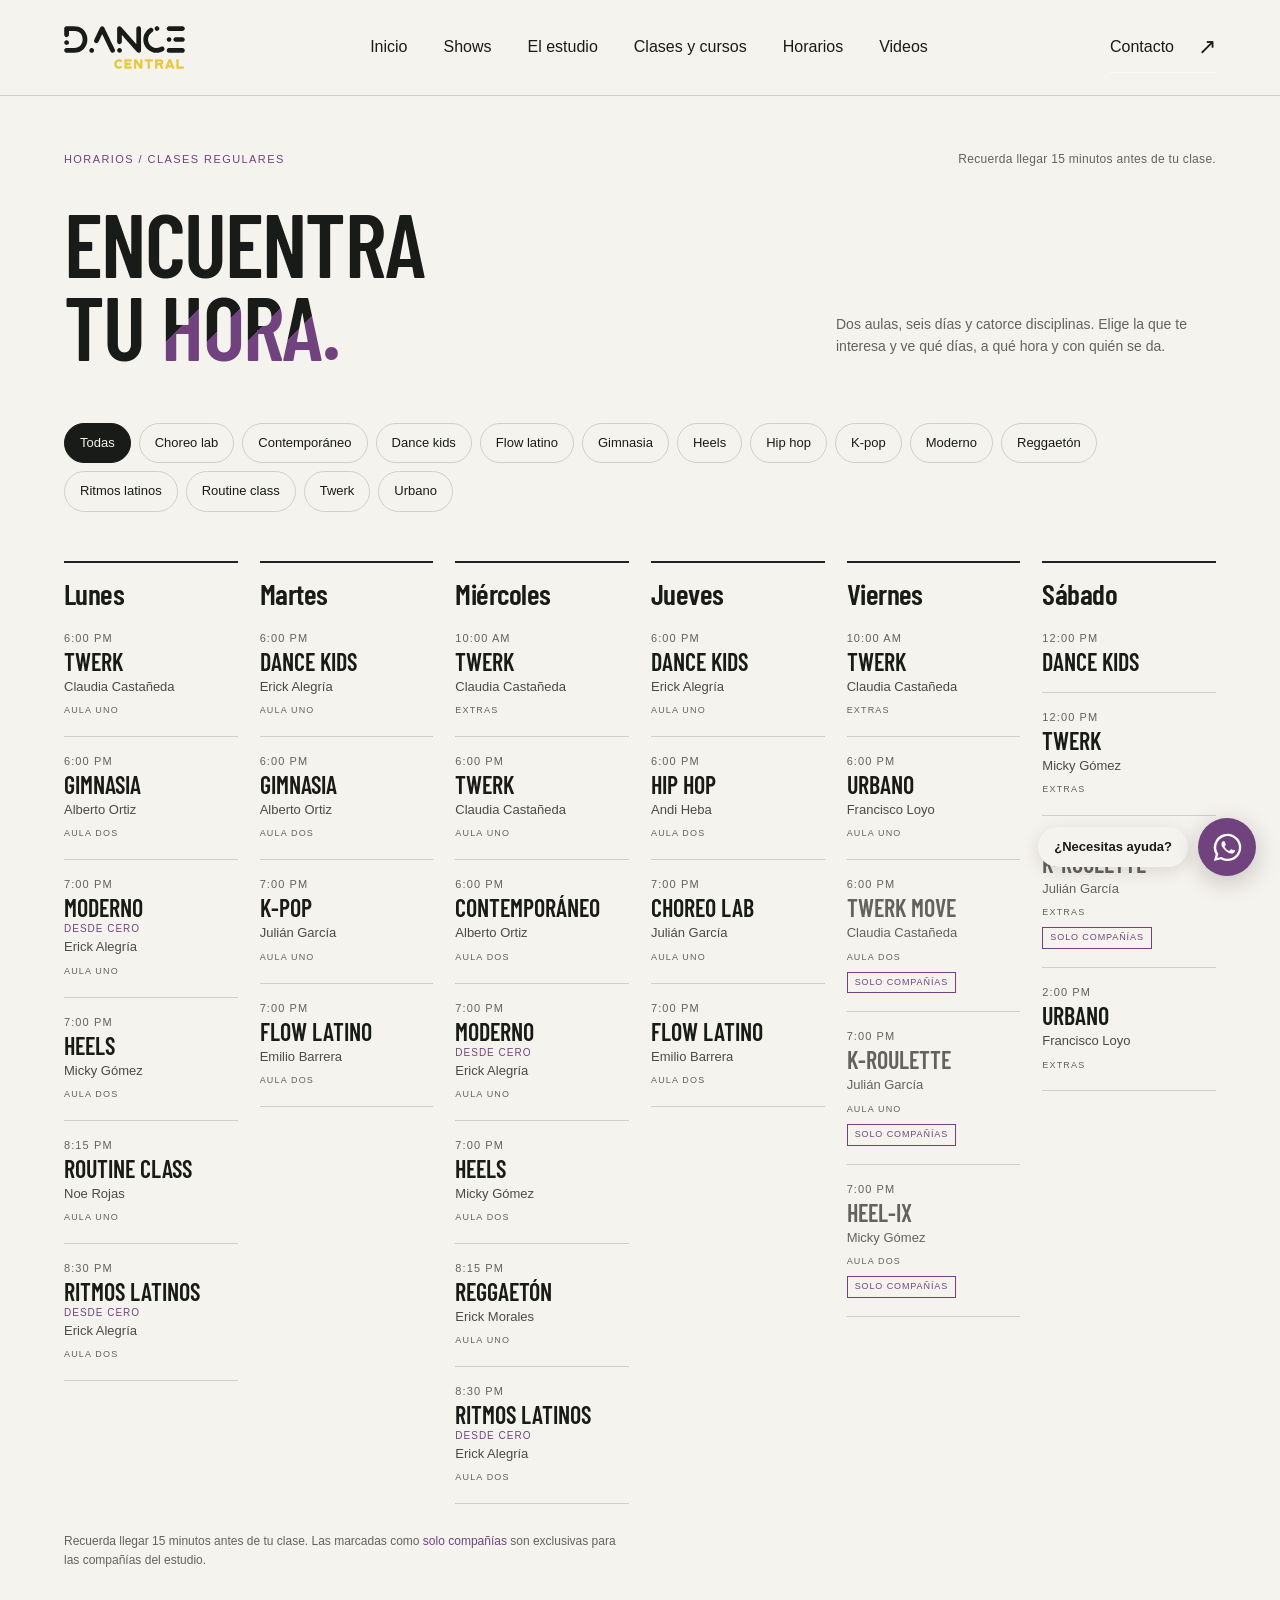
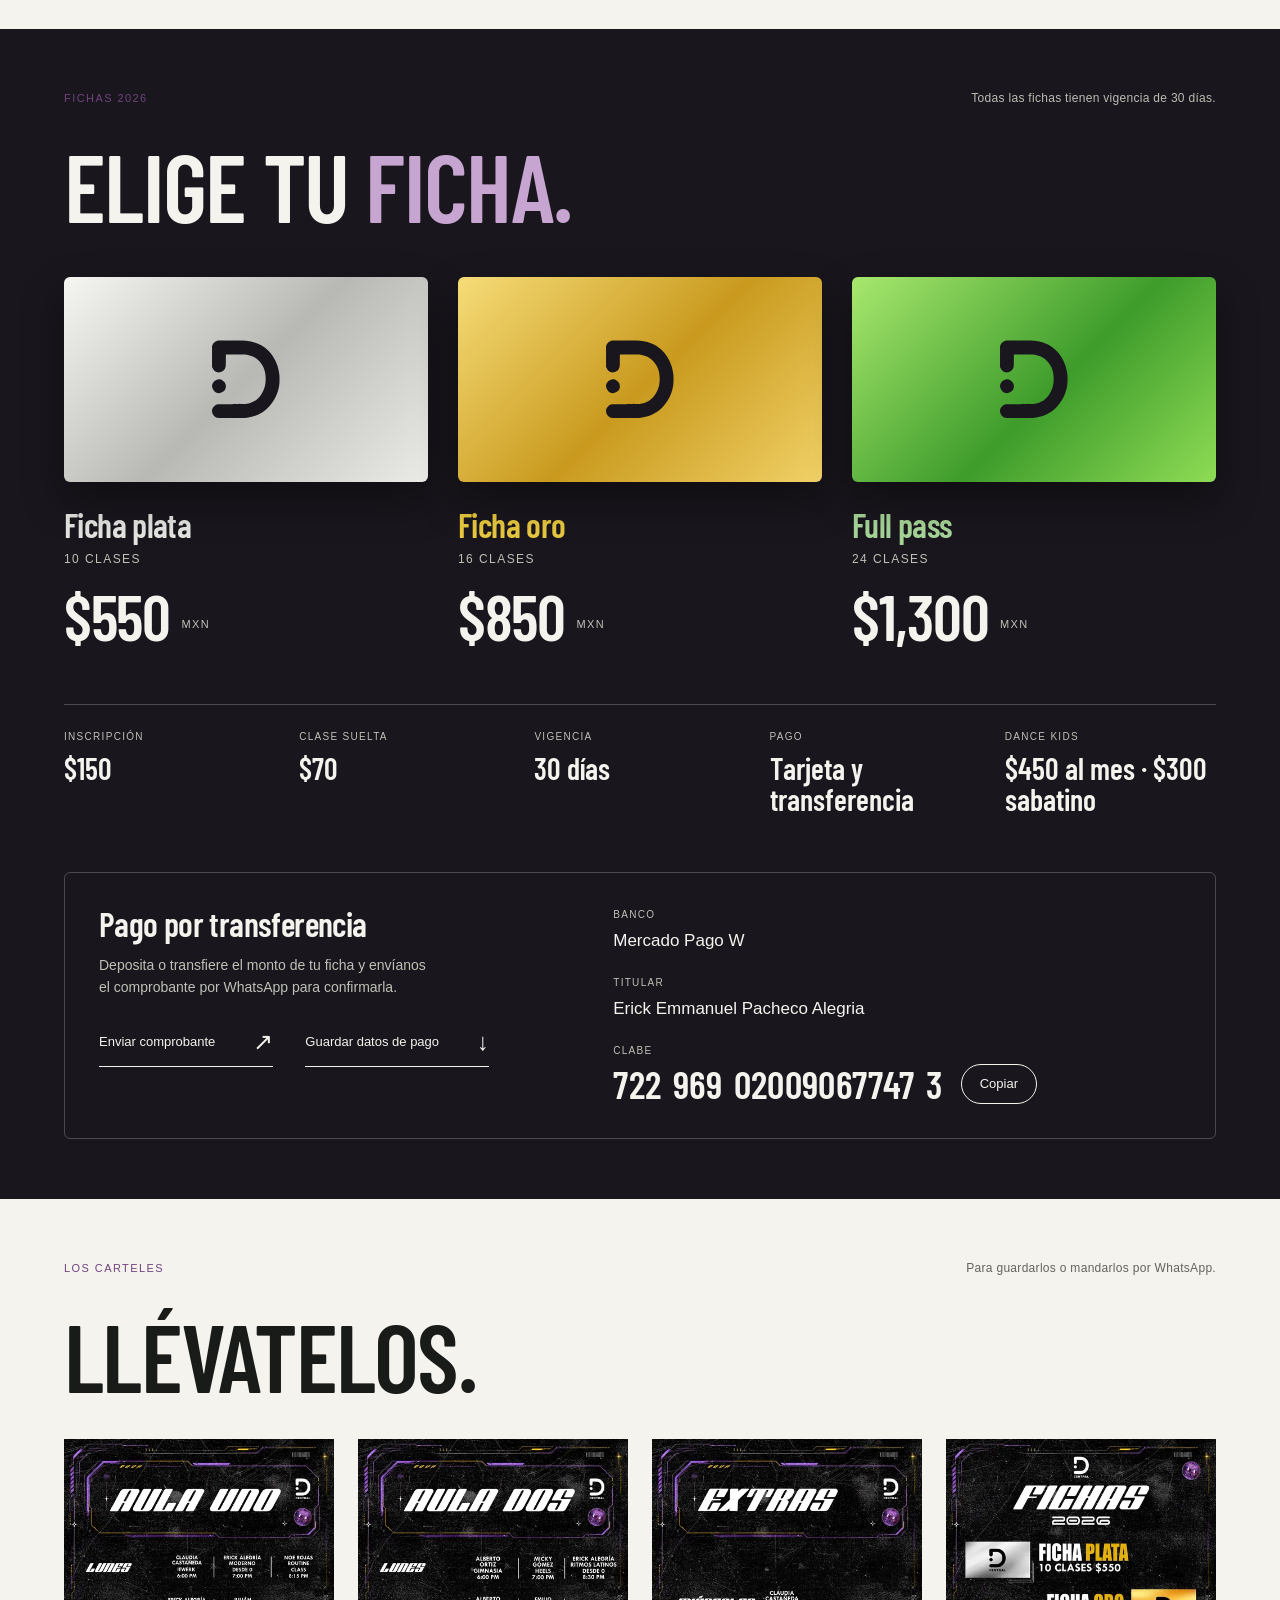
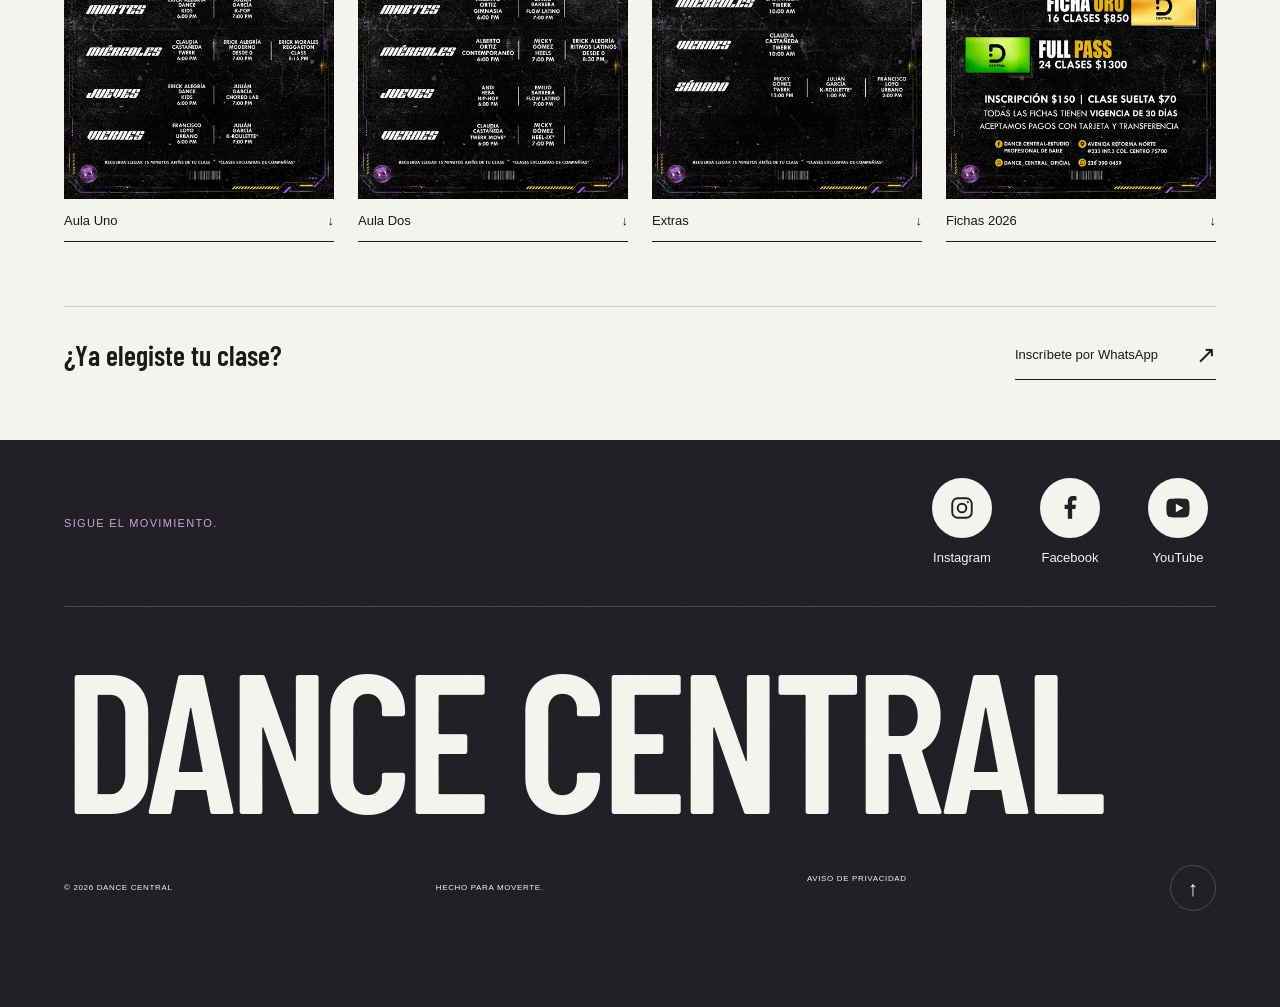
<file: horarios.html>
<!doctype html>
<html lang="es-MX">
<head>
  <meta charset="utf-8">
  <meta name="viewport" content="width=device-width, initial-scale=1">
  <meta name="robots" content="index, follow, max-image-preview:large">
  <meta name="theme-color" content="#171918">
  <meta name="description" content="Horarios de clases en Dance Central, Tehuacán: twerk, heels, k-pop, moderno, hip hop, urbano, flow latino, dance kids y más. Fichas de 10, 16 y 24 clases.">
  <title>Horarios y fichas 2026 — Dance Central Tehuacán</title>
  <link rel="icon" href="assets/logos/dance-mark.svg" type="image/svg+xml">
  <link rel="apple-touch-icon" href="apple-touch-icon.png">
  <link rel="canonical" href="https://dancecentralstudio.com/horarios">
  <meta property="og:type" content="website">
  <meta property="og:site_name" content="Dance Central">
  <meta property="og:locale" content="es_MX">
  <meta property="og:url" content="https://dancecentralstudio.com/horarios">
  <meta property="og:title" content="Horarios y fichas 2026 — Dance Central">
  <meta property="og:description" content="Dos aulas, catorce disciplinas y fichas desde $550. Elige tu clase y tu hora.">
  <meta property="og:image" content="https://dancecentralstudio.com/assets/media/og-dance-central.jpg">
  <meta property="og:image:type" content="image/jpeg">
  <meta property="og:image:width" content="1200">
  <meta property="og:image:height" content="630">
  <meta property="og:image:alt" content="Cierre del showcase de Dance Central: bailarines en el escenario bajo una lluvia de confeti.">
  <meta name="twitter:card" content="summary_large_image">
  <link rel="preload" href="assets/fonts/barlow-condensed-semibold.ttf" as="font" type="font/ttf" crossorigin>
  <link rel="stylesheet" href="css/styles.css?v=4d6a96a0f3cc">
  <link rel="stylesheet" href="css/poster-surfaces.css?v=3ea201aa07ca">
  <link rel="stylesheet" href="css/interactions.css?v=7b322cf8b96d">
  <link rel="stylesheet" href="css/horarios.css?v=ccfd6b51d7bd">
  <script src="js/videos.js?v=6a061464a4f2" defer></script>
  <script src="js/horarios.js?v=a87c3f81b6f2" defer></script>
</head>
<body class="page-hours">
  <a class="skip-link" href="#contenido">Saltar al contenido</a>
  <header class="site-header" id="cabecera">
    <a class="brand" href="index.html" aria-label="Dance Central, inicio">
      <span class="brand-mark" aria-hidden="true"><span class="brand-word"></span><span class="brand-sub"></span></span>
    </a>
    <nav class="desktop-nav" aria-label="Navegación principal">
      <a href="index.html">Inicio</a><a href="index.html#shows">Shows</a><a href="index.html#estudio">El estudio</a><a href="index.html#clases">Clases y cursos</a><a href="horarios.html" aria-current="page">Horarios</a><a href="videos.html">Videos</a>
    </nav>
    <a class="header-contact" href="index.html#contacto">Contacto <span aria-hidden="true">↗︎</span></a>
    <button class="menu-toggle" type="button" aria-controls="mobile-menu" aria-expanded="false"><span>Menú</span><i aria-hidden="true"></i></button>
    <nav class="mobile-menu" id="mobile-menu" aria-label="Navegación móvil" hidden>
      <a href="index.html">Inicio</a><a href="index.html#shows">Shows</a><a href="index.html#estudio">El estudio</a><a href="index.html#clases">Clases y cursos</a><a href="horarios.html" aria-current="page">Horarios</a><a href="videos.html">Videos</a><a href="index.html#contacto">Contacto ↗︎</a>
      <span>TEHUACÁN, PUEBLA</span>
    </nav>
  </header>

  <main id="contenido">
    <section class="hours-page section-space" aria-labelledby="hours-title">
      <div class="section-heading"><p class="eyebrow">HORARIOS / CLASES REGULARES</p><span class="small-note">Recuerda llegar 15 minutos antes de tu clase.</span></div>
      <div class="hours-intro">
        <h1 id="hours-title">ENCUENTRA<br>TU <em class="split-ink"><span class="sr-only">HORA.</span><span aria-hidden="true"><span class="split-glyph">H</span><span class="split-glyph">O</span><span class="split-glyph">R</span><span class="split-glyph">A</span><span class="split-glyph">.</span></span></em></h1>
        <p>Dos aulas, seis días y catorce disciplinas. Elige la que te interesa y ve qué días, a qué hora y con quién se da.</p>
      </div>

      <div class="schedule" id="semana">
        <div class="schedule-filter" role="group" aria-label="Filtrar por disciplina" hidden>
          <button type="button" data-filter="todas" aria-pressed="true">Todas</button>
          <button type="button" data-filter="choreo-lab" aria-pressed="false">Choreo lab</button>
          <button type="button" data-filter="contemporaneo" aria-pressed="false">Contemporáneo</button>
          <button type="button" data-filter="dance-kids" aria-pressed="false">Dance kids</button>
          <button type="button" data-filter="flow-latino" aria-pressed="false">Flow latino</button>
          <button type="button" data-filter="gimnasia" aria-pressed="false">Gimnasia</button>
          <button type="button" data-filter="heels" aria-pressed="false">Heels</button>
          <button type="button" data-filter="hip-hop" aria-pressed="false">Hip hop</button>
          <button type="button" data-filter="k-pop" aria-pressed="false">K-pop</button>
          <button type="button" data-filter="moderno" aria-pressed="false">Moderno</button>
          <button type="button" data-filter="reggaeton" aria-pressed="false">Reggaetón</button>
          <button type="button" data-filter="ritmos-latinos" aria-pressed="false">Ritmos latinos</button>
          <button type="button" data-filter="routine-class" aria-pressed="false">Routine class</button>
          <button type="button" data-filter="twerk" aria-pressed="false">Twerk</button>
          <button type="button" data-filter="urbano" aria-pressed="false">Urbano</button>
        </div>
        <p class="schedule-status" id="schedule-status" role="status" aria-live="polite"></p>
        <div class="schedule-days">
          <article class="day" aria-labelledby="dia-lunes">
            <h3 id="dia-lunes">Lunes</h3>
            <ol class="day-slots">
              <li class="slot" data-style="twerk"><time datetime="18:00">6:00 PM</time><span class="slot-name">Twerk</span><span class="slot-teacher">Claudia Castañeda</span><span class="slot-room">Aula Uno</span></li>
              <li class="slot" data-style="gimnasia"><time datetime="18:00">6:00 PM</time><span class="slot-name">Gimnasia</span><span class="slot-teacher">Alberto Ortiz</span><span class="slot-room">Aula Dos</span></li>
              <li class="slot" data-style="moderno"><time datetime="19:00">7:00 PM</time><span class="slot-name">Moderno <small>desde cero</small></span><span class="slot-teacher">Erick Alegría</span><span class="slot-room">Aula Uno</span></li>
              <li class="slot" data-style="heels"><time datetime="19:00">7:00 PM</time><span class="slot-name">Heels</span><span class="slot-teacher">Micky Gómez</span><span class="slot-room">Aula Dos</span></li>
              <li class="slot" data-style="routine-class"><time datetime="20:15">8:15 PM</time><span class="slot-name">Routine class</span><span class="slot-teacher">Noe Rojas</span><span class="slot-room">Aula Uno</span></li>
              <li class="slot" data-style="ritmos-latinos"><time datetime="20:30">8:30 PM</time><span class="slot-name">Ritmos latinos <small>desde cero</small></span><span class="slot-teacher">Erick Alegría</span><span class="slot-room">Aula Dos</span></li>
            </ol>
          </article>
          <article class="day" aria-labelledby="dia-martes">
            <h3 id="dia-martes">Martes</h3>
            <ol class="day-slots">
              <li class="slot" data-style="dance-kids"><time datetime="18:00">6:00 PM</time><span class="slot-name">Dance kids</span><span class="slot-teacher">Erick Alegría</span><span class="slot-room">Aula Uno</span></li>
              <li class="slot" data-style="gimnasia"><time datetime="18:00">6:00 PM</time><span class="slot-name">Gimnasia</span><span class="slot-teacher">Alberto Ortiz</span><span class="slot-room">Aula Dos</span></li>
              <li class="slot" data-style="k-pop"><time datetime="19:00">7:00 PM</time><span class="slot-name">K-pop</span><span class="slot-teacher">Julián García</span><span class="slot-room">Aula Uno</span></li>
              <li class="slot" data-style="flow-latino"><time datetime="19:00">7:00 PM</time><span class="slot-name">Flow latino</span><span class="slot-teacher">Emilio Barrera</span><span class="slot-room">Aula Dos</span></li>
            </ol>
          </article>
          <article class="day" aria-labelledby="dia-miercoles">
            <h3 id="dia-miercoles">Miércoles</h3>
            <ol class="day-slots">
              <li class="slot" data-style="twerk"><time datetime="10:00">10:00 AM</time><span class="slot-name">Twerk</span><span class="slot-teacher">Claudia Castañeda</span><span class="slot-room">Extras</span></li>
              <li class="slot" data-style="twerk"><time datetime="18:00">6:00 PM</time><span class="slot-name">Twerk</span><span class="slot-teacher">Claudia Castañeda</span><span class="slot-room">Aula Uno</span></li>
              <li class="slot" data-style="contemporaneo"><time datetime="18:00">6:00 PM</time><span class="slot-name">Contemporáneo</span><span class="slot-teacher">Alberto Ortiz</span><span class="slot-room">Aula Dos</span></li>
              <li class="slot" data-style="moderno"><time datetime="19:00">7:00 PM</time><span class="slot-name">Moderno <small>desde cero</small></span><span class="slot-teacher">Erick Alegría</span><span class="slot-room">Aula Uno</span></li>
              <li class="slot" data-style="heels"><time datetime="19:00">7:00 PM</time><span class="slot-name">Heels</span><span class="slot-teacher">Micky Gómez</span><span class="slot-room">Aula Dos</span></li>
              <li class="slot" data-style="reggaeton"><time datetime="20:15">8:15 PM</time><span class="slot-name">Reggaetón</span><span class="slot-teacher">Erick Morales</span><span class="slot-room">Aula Uno</span></li>
              <li class="slot" data-style="ritmos-latinos"><time datetime="20:30">8:30 PM</time><span class="slot-name">Ritmos latinos <small>desde cero</small></span><span class="slot-teacher">Erick Alegría</span><span class="slot-room">Aula Dos</span></li>
            </ol>
          </article>
          <article class="day" aria-labelledby="dia-jueves">
            <h3 id="dia-jueves">Jueves</h3>
            <ol class="day-slots">
              <li class="slot" data-style="dance-kids"><time datetime="18:00">6:00 PM</time><span class="slot-name">Dance kids</span><span class="slot-teacher">Erick Alegría</span><span class="slot-room">Aula Uno</span></li>
              <li class="slot" data-style="hip-hop"><time datetime="18:00">6:00 PM</time><span class="slot-name">Hip hop</span><span class="slot-teacher">Andi Heba</span><span class="slot-room">Aula Dos</span></li>
              <li class="slot" data-style="choreo-lab"><time datetime="19:00">7:00 PM</time><span class="slot-name">Choreo lab</span><span class="slot-teacher">Julián García</span><span class="slot-room">Aula Uno</span></li>
              <li class="slot" data-style="flow-latino"><time datetime="19:00">7:00 PM</time><span class="slot-name">Flow latino</span><span class="slot-teacher">Emilio Barrera</span><span class="slot-room">Aula Dos</span></li>
            </ol>
          </article>
          <article class="day" aria-labelledby="dia-viernes">
            <h3 id="dia-viernes">Viernes</h3>
            <ol class="day-slots">
              <li class="slot" data-style="twerk"><time datetime="10:00">10:00 AM</time><span class="slot-name">Twerk</span><span class="slot-teacher">Claudia Castañeda</span><span class="slot-room">Extras</span></li>
              <li class="slot" data-style="urbano"><time datetime="18:00">6:00 PM</time><span class="slot-name">Urbano</span><span class="slot-teacher">Francisco Loyo</span><span class="slot-room">Aula Uno</span></li>
              <li class="slot is-company" data-style="twerk"><time datetime="18:00">6:00 PM</time><span class="slot-name">Twerk Move</span><span class="slot-teacher">Claudia Castañeda</span><span class="slot-room">Aula Dos</span><span class="slot-flag">Solo compañías</span></li>
              <li class="slot is-company" data-style="k-pop"><time datetime="19:00">7:00 PM</time><span class="slot-name">K-Roulette</span><span class="slot-teacher">Julián García</span><span class="slot-room">Aula Uno</span><span class="slot-flag">Solo compañías</span></li>
              <li class="slot is-company" data-style="heels"><time datetime="19:00">7:00 PM</time><span class="slot-name">Heel-ix</span><span class="slot-teacher">Micky Gómez</span><span class="slot-room">Aula Dos</span><span class="slot-flag">Solo compañías</span></li>
            </ol>
          </article>
          <article class="day" aria-labelledby="dia-sabado">
            <h3 id="dia-sabado">Sábado</h3>
            <ol class="day-slots">
              <li class="slot" data-style="dance-kids"><time datetime="12:00">12:00 PM</time><span class="slot-name">Dance kids</span></li>
              <li class="slot" data-style="twerk"><time datetime="12:00">12:00 PM</time><span class="slot-name">Twerk</span><span class="slot-teacher">Micky Gómez</span><span class="slot-room">Extras</span></li>
              <li class="slot is-company" data-style="k-pop"><time datetime="13:00">1:00 PM</time><span class="slot-name">K-Roulette</span><span class="slot-teacher">Julián García</span><span class="slot-room">Extras</span><span class="slot-flag">Solo compañías</span></li>
              <li class="slot" data-style="urbano"><time datetime="14:00">2:00 PM</time><span class="slot-name">Urbano</span><span class="slot-teacher">Francisco Loyo</span><span class="slot-room">Extras</span></li>
            </ol>
          </article>
        </div>
        <p class="schedule-note">Recuerda llegar 15 minutos antes de tu clase. Las marcadas como <strong>solo compañías</strong> son exclusivas para las compañías del estudio.</p>
      </div>
    </section>

    <section class="passes section-space" aria-labelledby="passes-title">
      <div class="section-heading"><p class="eyebrow">FICHAS 2026</p><span class="small-note">Todas las fichas tienen vigencia de 30 días.</span></div>
      <h2 id="passes-title">ELIGE TU <em>FICHA.</em></h2>
      <ul class="pass-list">
        <li class="pass pass-plata">
          <span class="pass-card" aria-hidden="true"></span>
          <h3>Ficha plata</h3>
          <p class="pass-classes">10 clases</p>
          <p class="pass-price">$550 <span>MXN</span></p>
        </li>
        <li class="pass pass-oro">
          <span class="pass-card" aria-hidden="true"></span>
          <h3>Ficha oro</h3>
          <p class="pass-classes">16 clases</p>
          <p class="pass-price">$850 <span>MXN</span></p>
        </li>
        <li class="pass pass-full">
          <span class="pass-card" aria-hidden="true"></span>
          <h3>Full pass</h3>
          <p class="pass-classes">24 clases</p>
          <p class="pass-price">$1,300 <span>MXN</span></p>
        </li>
      </ul>
      <dl class="pass-terms">
        <div><dt>Inscripción</dt><dd>$150</dd></div>
        <div><dt>Clase suelta</dt><dd>$70</dd></div>
        <div><dt>Vigencia</dt><dd>30 días</dd></div>
        <div><dt>Pago</dt><dd>Tarjeta y transferencia</dd></div>
        <div><dt>Dance kids</dt><dd>$450 al mes · $300 sabatino</dd></div>
      </dl>
      <div class="transfer">
        <div class="transfer-head">
          <h3>Pago por transferencia</h3>
          <p>Deposita o transfiere el monto de tu ficha y envíanos el comprobante por WhatsApp para confirmarla.</p>
          <div class="transfer-links">
            <a class="text-link" href="https://wa.me/522383900459?text=Hola%2C%20te%20env%C3%ADo%20el%20comprobante%20de%20pago%20de%20mi%20ficha%20en%20Dance%20Central." target="_blank" rel="noopener noreferrer">Enviar comprobante <span aria-hidden="true">↗︎</span></a>
            <a class="text-link" href="assets/media/horarios/datos-de-pago.jpg" download="dance-central-datos-de-pago.jpg">Guardar datos de pago <span aria-hidden="true">↓</span></a>
          </div>
        </div>
        <dl class="transfer-data">
          <div><dt>Banco</dt><dd>Mercado Pago W</dd></div>
          <div><dt>Titular</dt><dd>Erick Emmanuel Pacheco Alegria</dd></div>
          <div class="transfer-clabe"><dt>CLABE</dt><dd><span class="clabe"><span>722</span><span>969</span><span>02009067747</span><span>3</span></span><button type="button" class="copy-clabe" data-copy="722969020090677473" hidden>Copiar</button></dd></div>
        </dl>
        <p class="sr-only" id="copy-status" role="status" aria-live="polite"></p>
      </div>
    </section>

    <section class="posters section-space" aria-labelledby="posters-title">
      <div class="section-heading"><p class="eyebrow">LOS CARTELES</p><span class="small-note">Para guardarlos o mandarlos por WhatsApp.</span></div>
      <h2 id="posters-title">LLÉVATELOS.</h2>
      <ul class="poster-list">
        <li><a class="poster-link" href="assets/media/horarios/aula-uno.jpg" download="dance-central-aula-uno.jpg"><img src="assets/media/horarios/aula-uno-mini.webp" width="480" height="640" loading="lazy" decoding="async" alt="Cartel de horarios del Aula Uno de Dance Central. La misma información está en texto en esta página."><span class="poster-name">Aula Uno <span aria-hidden="true">↓</span></span></a></li>
        <li><a class="poster-link" href="assets/media/horarios/aula-dos.jpg" download="dance-central-aula-dos.jpg"><img src="assets/media/horarios/aula-dos-mini.webp" width="480" height="640" loading="lazy" decoding="async" alt="Cartel de horarios del Aula Dos de Dance Central. La misma información está en texto en esta página."><span class="poster-name">Aula Dos <span aria-hidden="true">↓</span></span></a></li>
        <li><a class="poster-link" href="assets/media/horarios/extras.jpg" download="dance-central-extras.jpg"><img src="assets/media/horarios/extras-mini.webp" width="480" height="640" loading="lazy" decoding="async" alt="Cartel de horarios extras de Dance Central. La misma información está en texto en esta página."><span class="poster-name">Extras <span aria-hidden="true">↓</span></span></a></li>
        <li><a class="poster-link" href="assets/media/horarios/fichas-2026.jpg" download="dance-central-fichas-2026.jpg"><img src="assets/media/horarios/fichas-2026-mini.webp" width="480" height="640" loading="lazy" decoding="async" alt="Cartel de fichas 2026 de Dance Central. La misma información está en texto en esta página."><span class="poster-name">Fichas 2026 <span aria-hidden="true">↓</span></span></a></li>
      </ul>
      <div class="hours-cta">
        <p>¿Ya elegiste tu clase?</p>
        <a class="text-link" id="signup-link" href="https://wa.me/522383900459?text=Hola%2C%20vi%20los%20horarios%20en%20la%20p%C3%A1gina%20de%20Dance%20Central%20y%20quiero%20inscribirme." target="_blank" rel="noopener noreferrer">Inscríbete por WhatsApp <span aria-hidden="true">↗︎</span></a>
      </div>
    </section>
  </main>

  <footer class="site-footer">
    <div class="footer-top">
      <p>SIGUE EL MOVIMIENTO.</p>
      <nav class="footer-socials" aria-label="Redes sociales de Dance Central">
        <a class="social-link social-instagram" href="https://www.instagram.com/dance_central_oficial/" target="_blank" rel="noopener noreferrer">
          <span class="social-disc" aria-hidden="true"><svg viewBox="0 0 24 24" fill="none" stroke="currentColor" stroke-width="1.8"><rect x="3" y="3" width="18" height="18" rx="5"/><circle cx="12" cy="12" r="4"/><circle cx="17.5" cy="6.5" r="1" fill="currentColor" stroke="none"/></svg></span>
          <span class="social-name">Instagram</span>
        </a>
        <a class="social-link social-facebook" href="https://www.facebook.com/profile.php?id=100062989637124" target="_blank" rel="noopener noreferrer">
          <span class="social-disc" aria-hidden="true"><svg viewBox="0 0 24 24" fill="currentColor"><path d="M14 22v-9h3l.5-4H14V6.5c0-1.1.4-1.5 1.5-1.5H18V1.3C17.4 1.1 16.1 1 14.8 1 11.5 1 10 3 10 6v3H7v4h3v9z"/></svg></span>
          <span class="social-name">Facebook</span>
        </a>
        <a class="social-link social-youtube" href="https://www.youtube.com/@DANCECENTRALOFICIAL" target="_blank" rel="noopener noreferrer">
          <span class="social-disc" aria-hidden="true"><svg viewBox="0 0 24 24" fill="currentColor"><path fill-rule="evenodd" d="M22.2 6.1c-.3-1.1-1.2-2-2.3-2.3C18 3.3 12 3.3 12 3.3s-6 0-7.9.5C3 4.1 2.1 5 1.8 6.1 1.3 8 1.3 12 1.3 12s0 4 .5 5.9c.3 1.1 1.2 2 2.3 2.3 1.9.5 7.9.5 7.9.5s6 0 7.9-.5c1.1-.3 2-1.2 2.3-2.3.5-1.9.5-5.9.5-5.9s0-4-.5-5.9ZM10 16V8l7 4z"/></svg></span>
          <span class="social-name">YouTube</span>
        </a>
      </nav>
    </div>
    <div class="footer-wordmark">DANCE CENTRAL</div><div class="footer-bottom"><span>© <span id="year">2026</span> DANCE CENTRAL</span><span>HECHO PARA MOVERTE.</span><a class="footer-legal" href="privacidad.html">AVISO DE PRIVACIDAD</a><a class="to-top" href="#contenido" aria-label="Volver al inicio de la pagina"><span aria-hidden="true">↑</span></a></div>
  </footer>
  <a class="whatsapp-float" href="https://wa.me/522383900459?text=Hola%2C%20vi%20la%20p%C3%A1gina%20de%20Dance%20Central%20y%20quisiera%20informaci%C3%B3n%20para%20mi%20evento%20o%20sus%20clases." target="_blank" rel="noopener noreferrer" aria-label="Hablar con Dance Central por WhatsApp">
    <span class="whatsapp-note" aria-hidden="true"><span class="wa-ask">¿Necesitas ayuda?</span><span class="wa-name">WhatsApp</span></span>
    <span class="whatsapp-disc" aria-hidden="true"><svg viewBox="0 0 32 32" width="29" height="29" fill="currentColor"><path d="M16 .8A15.1 15.1 0 0 0 3 23.6L.9 31l7.6-2A15.1 15.1 0 1 0 16 .8Zm0 27.6a12.4 12.4 0 0 1-6.3-1.7l-.5-.3-4.5 1.2 1.2-4.4-.3-.5A12.5 12.5 0 1 1 16 28.4Zm6.9-9.3c-.4-.2-2.2-1.1-2.5-1.2-.3-.1-.6-.2-.8.2-.3.4-.9 1.2-1.1 1.4-.2.2-.4.3-.8.1-.4-.2-1.5-.6-2.9-1.8-1.1-1-1.8-2.2-2-2.6-.2-.4 0-.6.2-.8l.6-.7.4-.6c.1-.2.1-.5 0-.7l-1.1-2.7c-.3-.7-.6-.6-.8-.6h-.7c-.2 0-.6.1-.9.4-.3.4-1.2 1.2-1.2 3s1.3 3.4 1.5 3.6c.2.2 2.6 4 6.3 5.6.9.4 1.6.6 2.1.7.9.3 1.7.2 2.3.1.7-.1 2.2-.9 2.5-1.8.3-.9.3-1.6.2-1.8-.1-.2-.3-.3-.7-.5Z"/></svg></span>
  </a>
</body>
</html>
</file>
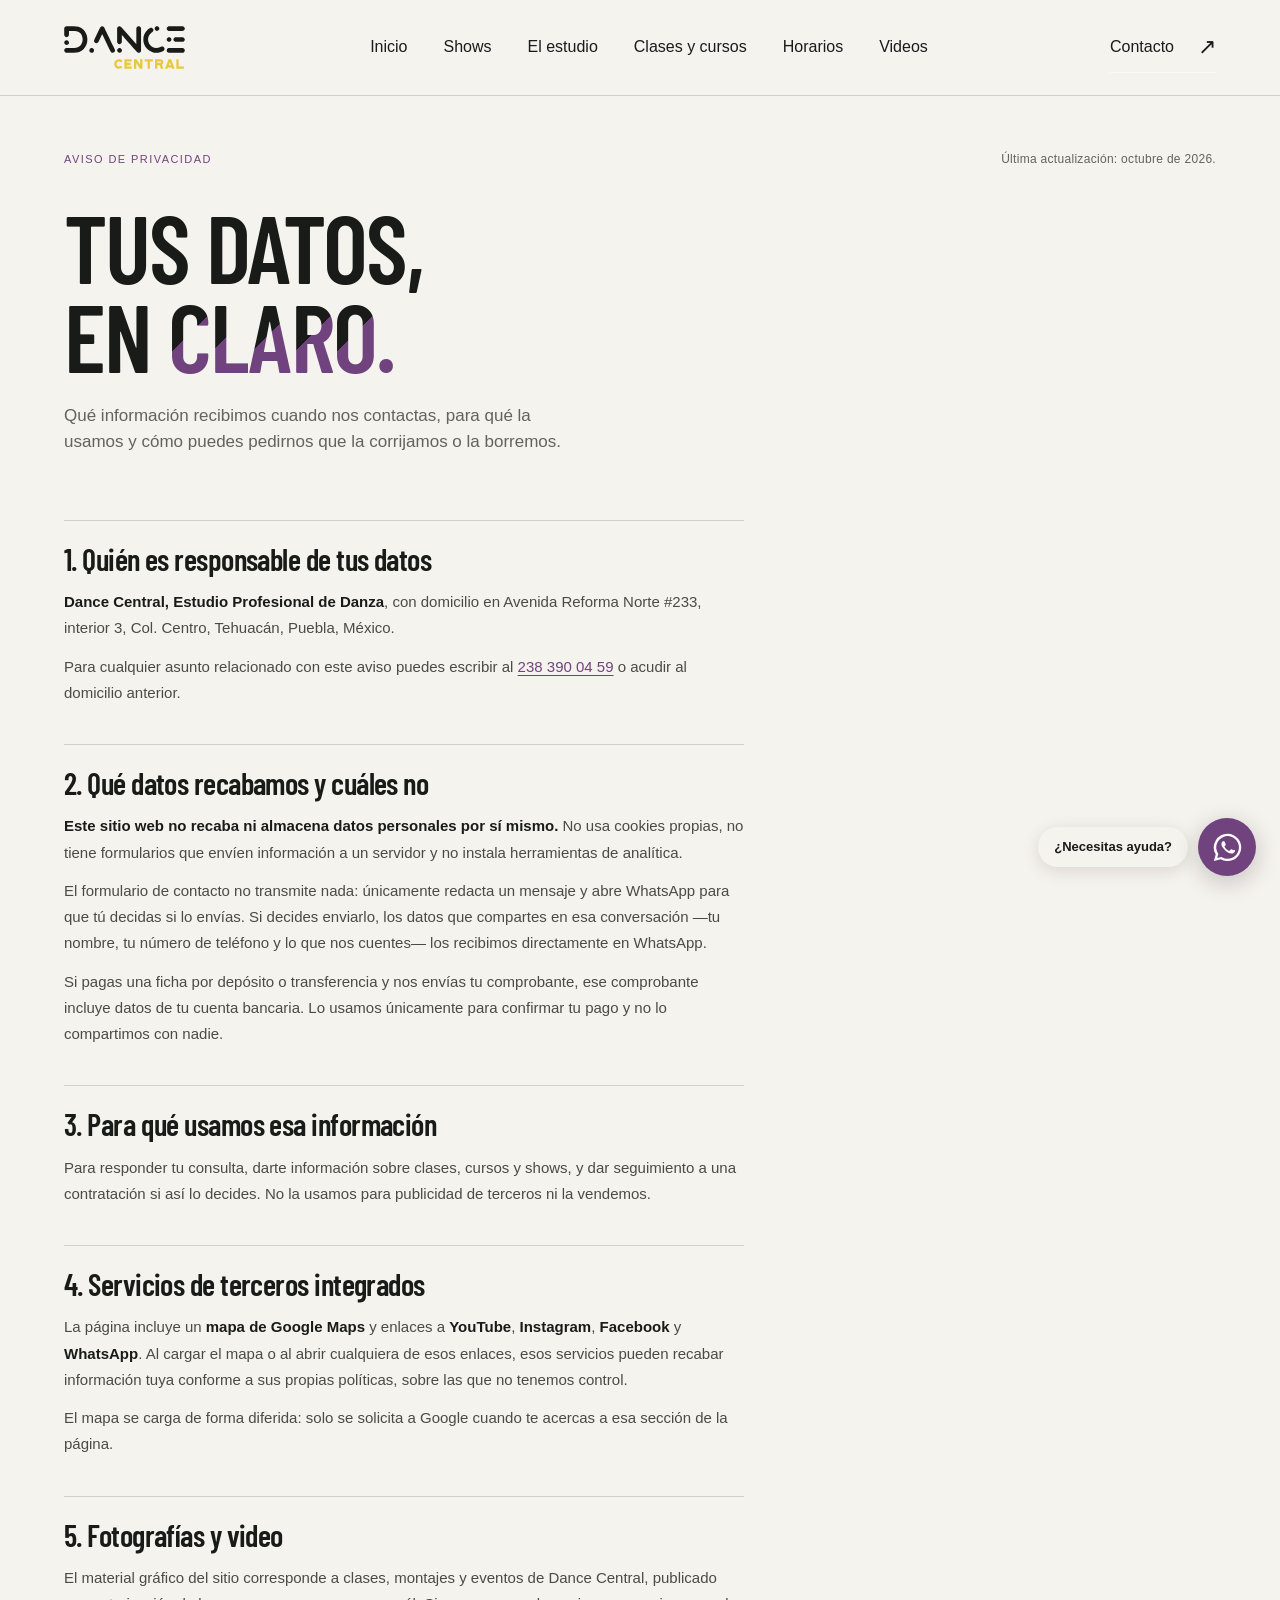
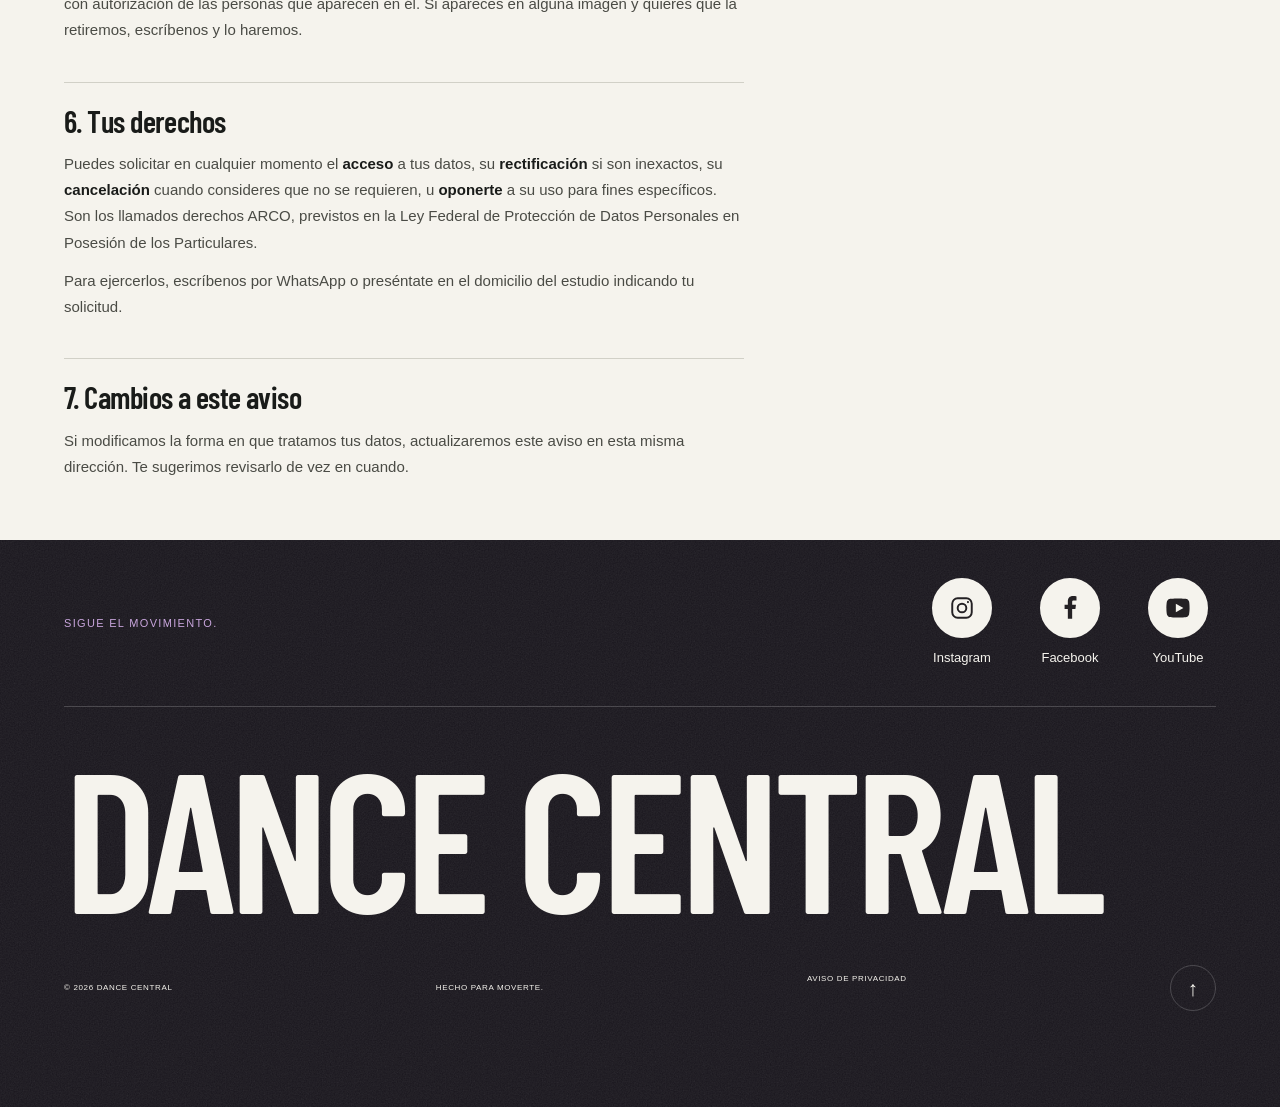
<file: privacidad.html>
<!doctype html>
<html lang="es-MX">
<head>
  <meta charset="utf-8">
  <meta name="viewport" content="width=device-width, initial-scale=1">
  <meta name="robots" content="index, follow, max-image-preview:large">
  <meta name="theme-color" content="#171918">
  <meta name="description" content="Aviso de privacidad de Dance Central, estudio de danza en Tehuacán, Puebla.">
  <title>Aviso de privacidad — Dance Central</title>
  <link rel="icon" href="assets/logos/dance-mark.svg" type="image/svg+xml">
  <link rel="apple-touch-icon" href="apple-touch-icon.png">
  <link rel="canonical" href="https://dancecentralstudio.com/privacidad">
  <meta property="og:type" content="website">
  <meta property="og:site_name" content="Dance Central">
  <meta property="og:locale" content="es_MX">
  <meta property="og:url" content="https://dancecentralstudio.com/privacidad">
  <meta property="og:title" content="Aviso de privacidad — Dance Central">
  <meta property="og:description" content="Qué información recibimos cuando nos contactas, para qué la usamos y cómo pedir que la corrijamos o la borremos.">
  <meta property="og:image" content="https://dancecentralstudio.com/assets/media/og-dance-central.jpg">
  <meta property="og:image:type" content="image/jpeg">
  <meta property="og:image:width" content="1200">
  <meta property="og:image:height" content="630">
  <meta property="og:image:alt" content="Cierre del showcase de Dance Central: bailarines en el escenario bajo una lluvia de confeti.">
  <meta name="twitter:card" content="summary_large_image">
  <link rel="preload" href="assets/fonts/barlow-condensed-semibold.ttf" as="font" type="font/ttf" crossorigin>
  <link rel="stylesheet" href="css/styles.css?v=4d6a96a0f3cc">
  <link rel="stylesheet" href="css/poster-surfaces.css?v=3ea201aa07ca">
  <link rel="stylesheet" href="css/interactions.css?v=7b322cf8b96d">
  <link rel="stylesheet" href="css/legal.css?v=a56e9cde95c1">
  <script src="js/videos.js?v=6a061464a4f2" defer></script>
</head>
<body class="page-legal">
  <a class="skip-link" href="#contenido">Saltar al contenido</a>
  <header class="site-header" id="cabecera">
    <a class="brand" href="index.html" aria-label="Dance Central, inicio">
      <span class="brand-mark" aria-hidden="true"><span class="brand-word"></span><span class="brand-sub"></span></span>
    </a>
    <nav class="desktop-nav" aria-label="Navegación principal">
      <a href="index.html">Inicio</a><a href="index.html#shows">Shows</a><a href="index.html#estudio">El estudio</a><a href="index.html#clases">Clases y cursos</a><a href="horarios.html">Horarios</a><a href="videos.html">Videos</a>
    </nav>
    <a class="header-contact" href="index.html#contacto">Contacto <span aria-hidden="true">↗︎</span></a>
    <button class="menu-toggle" type="button" aria-controls="mobile-menu" aria-expanded="false"><span>Menú</span><i aria-hidden="true"></i></button>
    <nav class="mobile-menu" id="mobile-menu" aria-label="Navegación móvil" hidden>
      <a href="index.html">Inicio</a><a href="index.html#shows">Shows</a><a href="index.html#estudio">El estudio</a><a href="index.html#clases">Clases y cursos</a><a href="horarios.html">Horarios</a><a href="videos.html">Videos</a><a href="index.html#contacto">Contacto ↗︎</a>
      <span>TEHUACÁN, PUEBLA</span>
    </nav>
  </header>

  <main id="contenido">
    <section class="legal section-space" aria-labelledby="legal-title">
      <div class="section-heading"><p class="eyebrow">AVISO DE PRIVACIDAD</p><span class="small-note">Última actualización: octubre de 2026.</span></div>
      <div class="legal-intro">
        <h1 id="legal-title">TUS DATOS,<br>EN <em class="split-ink"><span class="sr-only">CLARO.</span><span aria-hidden="true"><span class="split-glyph">C</span><span class="split-glyph">L</span><span class="split-glyph">A</span><span class="split-glyph">R</span><span class="split-glyph">O</span><span class="split-glyph">.</span></span></em></h1>
        <p>Qué información recibimos cuando nos contactas, para qué la usamos y cómo puedes pedirnos que la corrijamos o la borremos.</p>
      </div>
      <article class="legal-block">
        <h2>1. Quién es responsable de tus datos</h2>
        <p><strong>Dance Central, Estudio Profesional de Danza</strong>, con domicilio en Avenida Reforma Norte #233, interior 3, Col. Centro, Tehuacán, Puebla, México.</p>
        <p>Para cualquier asunto relacionado con este aviso puedes escribir al <a href="https://wa.me/522383900459" target="_blank" rel="noopener noreferrer">238 390 04 59</a> o acudir al domicilio anterior.</p>
      </article>
      <article class="legal-block">
        <h2>2. Qué datos recabamos y cuáles no</h2>
        <p><strong>Este sitio web no recaba ni almacena datos personales por sí mismo.</strong> No usa cookies propias, no tiene formularios que envíen información a un servidor y no instala herramientas de analítica.</p>
        <p>El formulario de contacto no transmite nada: únicamente redacta un mensaje y abre WhatsApp para que tú decidas si lo envías. Si decides enviarlo, los datos que compartes en esa conversación —tu nombre, tu número de teléfono y lo que nos cuentes— los recibimos directamente en WhatsApp.</p>
        <p>Si pagas una ficha por depósito o transferencia y nos envías tu comprobante, ese comprobante incluye datos de tu cuenta bancaria. Lo usamos únicamente para confirmar tu pago y no lo compartimos con nadie.</p>
      </article>
      <article class="legal-block">
        <h2>3. Para qué usamos esa información</h2>
        <p>Para responder tu consulta, darte información sobre clases, cursos y shows, y dar seguimiento a una contratación si así lo decides. No la usamos para publicidad de terceros ni la vendemos.</p>
      </article>
      <article class="legal-block">
        <h2>4. Servicios de terceros integrados</h2>
        <p>La página incluye un <strong>mapa de Google Maps</strong> y enlaces a <strong>YouTube</strong>, <strong>Instagram</strong>, <strong>Facebook</strong> y <strong>WhatsApp</strong>. Al cargar el mapa o al abrir cualquiera de esos enlaces, esos servicios pueden recabar información tuya conforme a sus propias políticas, sobre las que no tenemos control.</p>
        <p>El mapa se carga de forma diferida: solo se solicita a Google cuando te acercas a esa sección de la página.</p>
      </article>
      <article class="legal-block">
        <h2>5. Fotografías y video</h2>
        <p>El material gráfico del sitio corresponde a clases, montajes y eventos de Dance Central, publicado con autorización de las personas que aparecen en él. Si apareces en alguna imagen y quieres que la retiremos, escríbenos y lo haremos.</p>
      </article>
      <article class="legal-block">
        <h2>6. Tus derechos</h2>
        <p>Puedes solicitar en cualquier momento el <strong>acceso</strong> a tus datos, su <strong>rectificación</strong> si son inexactos, su <strong>cancelación</strong> cuando consideres que no se requieren, u <strong>oponerte</strong> a su uso para fines específicos. Son los llamados derechos ARCO, previstos en la Ley Federal de Protección de Datos Personales en Posesión de los Particulares.</p>
        <p>Para ejercerlos, escríbenos por WhatsApp o preséntate en el domicilio del estudio indicando tu solicitud.</p>
      </article>
      <article class="legal-block">
        <h2>7. Cambios a este aviso</h2>
        <p>Si modificamos la forma en que tratamos tus datos, actualizaremos este aviso en esta misma dirección. Te sugerimos revisarlo de vez en cuando.</p>
      </article>
    </section>
  </main>

  <footer class="site-footer">
    <div class="footer-top">
      <p>SIGUE EL MOVIMIENTO.</p>
      <nav class="footer-socials" aria-label="Redes sociales de Dance Central">
        <a class="social-link social-instagram" href="https://www.instagram.com/dance_central_oficial/" target="_blank" rel="noopener noreferrer">
          <span class="social-disc" aria-hidden="true"><svg viewBox="0 0 24 24" fill="none" stroke="currentColor" stroke-width="1.8"><rect x="3" y="3" width="18" height="18" rx="5"/><circle cx="12" cy="12" r="4"/><circle cx="17.5" cy="6.5" r="1" fill="currentColor" stroke="none"/></svg></span>
          <span class="social-name">Instagram</span>
        </a>
        <a class="social-link social-facebook" href="https://www.facebook.com/profile.php?id=100062989637124" target="_blank" rel="noopener noreferrer">
          <span class="social-disc" aria-hidden="true"><svg viewBox="0 0 24 24" fill="currentColor"><path d="M14 22v-9h3l.5-4H14V6.5c0-1.1.4-1.5 1.5-1.5H18V1.3C17.4 1.1 16.1 1 14.8 1 11.5 1 10 3 10 6v3H7v4h3v9z"/></svg></span>
          <span class="social-name">Facebook</span>
        </a>
        <a class="social-link social-youtube" href="https://www.youtube.com/@DANCECENTRALOFICIAL" target="_blank" rel="noopener noreferrer">
          <span class="social-disc" aria-hidden="true"><svg viewBox="0 0 24 24" fill="currentColor"><path fill-rule="evenodd" d="M22.2 6.1c-.3-1.1-1.2-2-2.3-2.3C18 3.3 12 3.3 12 3.3s-6 0-7.9.5C3 4.1 2.1 5 1.8 6.1 1.3 8 1.3 12 1.3 12s0 4 .5 5.9c.3 1.1 1.2 2 2.3 2.3 1.9.5 7.9.5 7.9.5s6 0 7.9-.5c1.1-.3 2-1.2 2.3-2.3.5-1.9.5-5.9.5-5.9s0-4-.5-5.9ZM10 16V8l7 4z"/></svg></span>
          <span class="social-name">YouTube</span>
        </a>
      </nav>
    </div>
    <div class="footer-wordmark">DANCE CENTRAL</div><div class="footer-bottom"><span>© <span id="year">2026</span> DANCE CENTRAL</span><span>HECHO PARA MOVERTE.</span><a class="footer-legal" href="privacidad.html">AVISO DE PRIVACIDAD</a><a class="to-top" href="#contenido" aria-label="Volver al inicio de la pagina"><span aria-hidden="true">↑</span></a></div>
  </footer>
  <a class="whatsapp-float" href="https://wa.me/522383900459?text=Hola%2C%20vi%20la%20p%C3%A1gina%20de%20Dance%20Central%20y%20quisiera%20informaci%C3%B3n%20para%20mi%20evento%20o%20sus%20clases." target="_blank" rel="noopener noreferrer" aria-label="Hablar con Dance Central por WhatsApp">
    <span class="whatsapp-note" aria-hidden="true"><span class="wa-ask">¿Necesitas ayuda?</span><span class="wa-name">WhatsApp</span></span>
    <span class="whatsapp-disc" aria-hidden="true"><svg viewBox="0 0 32 32" width="29" height="29" fill="currentColor"><path d="M16 .8A15.1 15.1 0 0 0 3 23.6L.9 31l7.6-2A15.1 15.1 0 1 0 16 .8Zm0 27.6a12.4 12.4 0 0 1-6.3-1.7l-.5-.3-4.5 1.2 1.2-4.4-.3-.5A12.5 12.5 0 1 1 16 28.4Zm6.9-9.3c-.4-.2-2.2-1.1-2.5-1.2-.3-.1-.6-.2-.8.2-.3.4-.9 1.2-1.1 1.4-.2.2-.4.3-.8.1-.4-.2-1.5-.6-2.9-1.8-1.1-1-1.8-2.2-2-2.6-.2-.4 0-.6.2-.8l.6-.7.4-.6c.1-.2.1-.5 0-.7l-1.1-2.7c-.3-.7-.6-.6-.8-.6h-.7c-.2 0-.6.1-.9.4-.3.4-1.2 1.2-1.2 3s1.3 3.4 1.5 3.6c.2.2 2.6 4 6.3 5.6.9.4 1.6.6 2.1.7.9.3 1.7.2 2.3.1.7-.1 2.2-.9 2.5-1.8.3-.9.3-1.6.2-1.8-.1-.2-.3-.3-.7-.5Z"/></svg></span>
  </a>
</body>
</html>
</file>
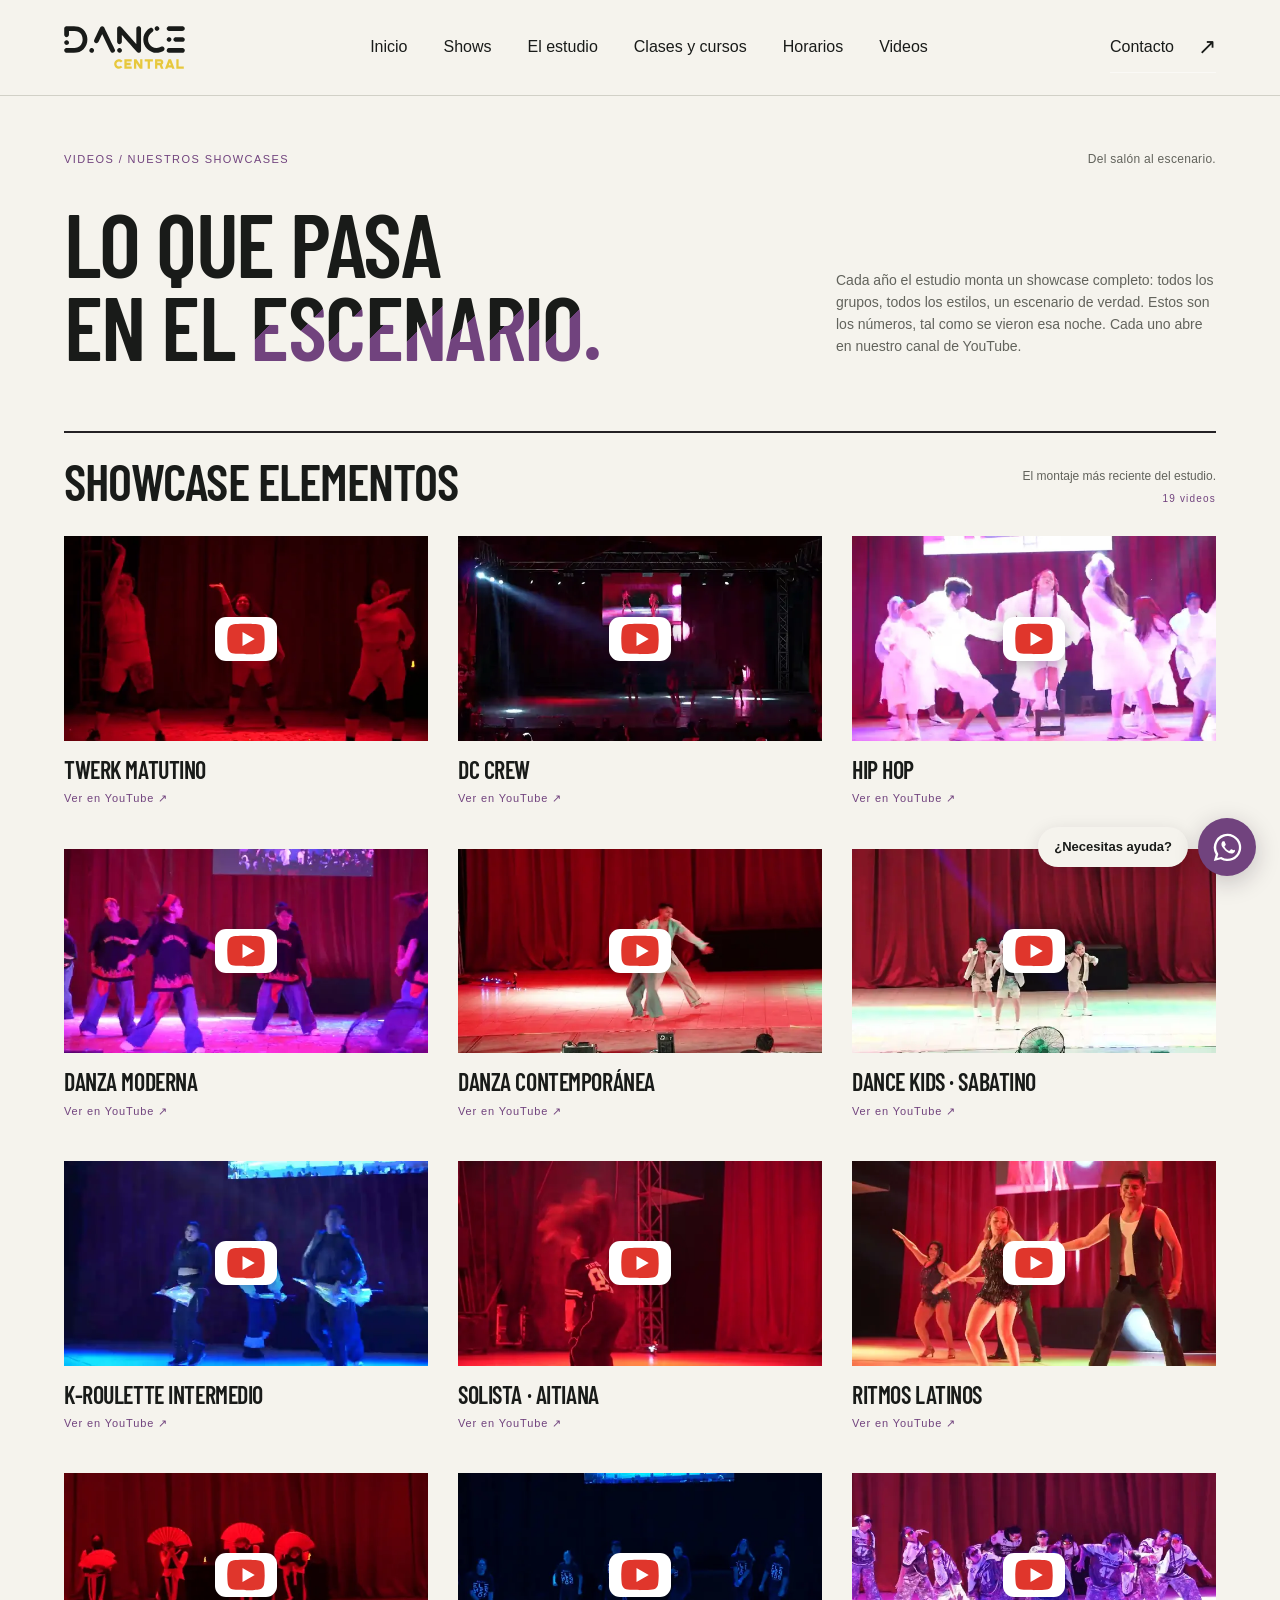
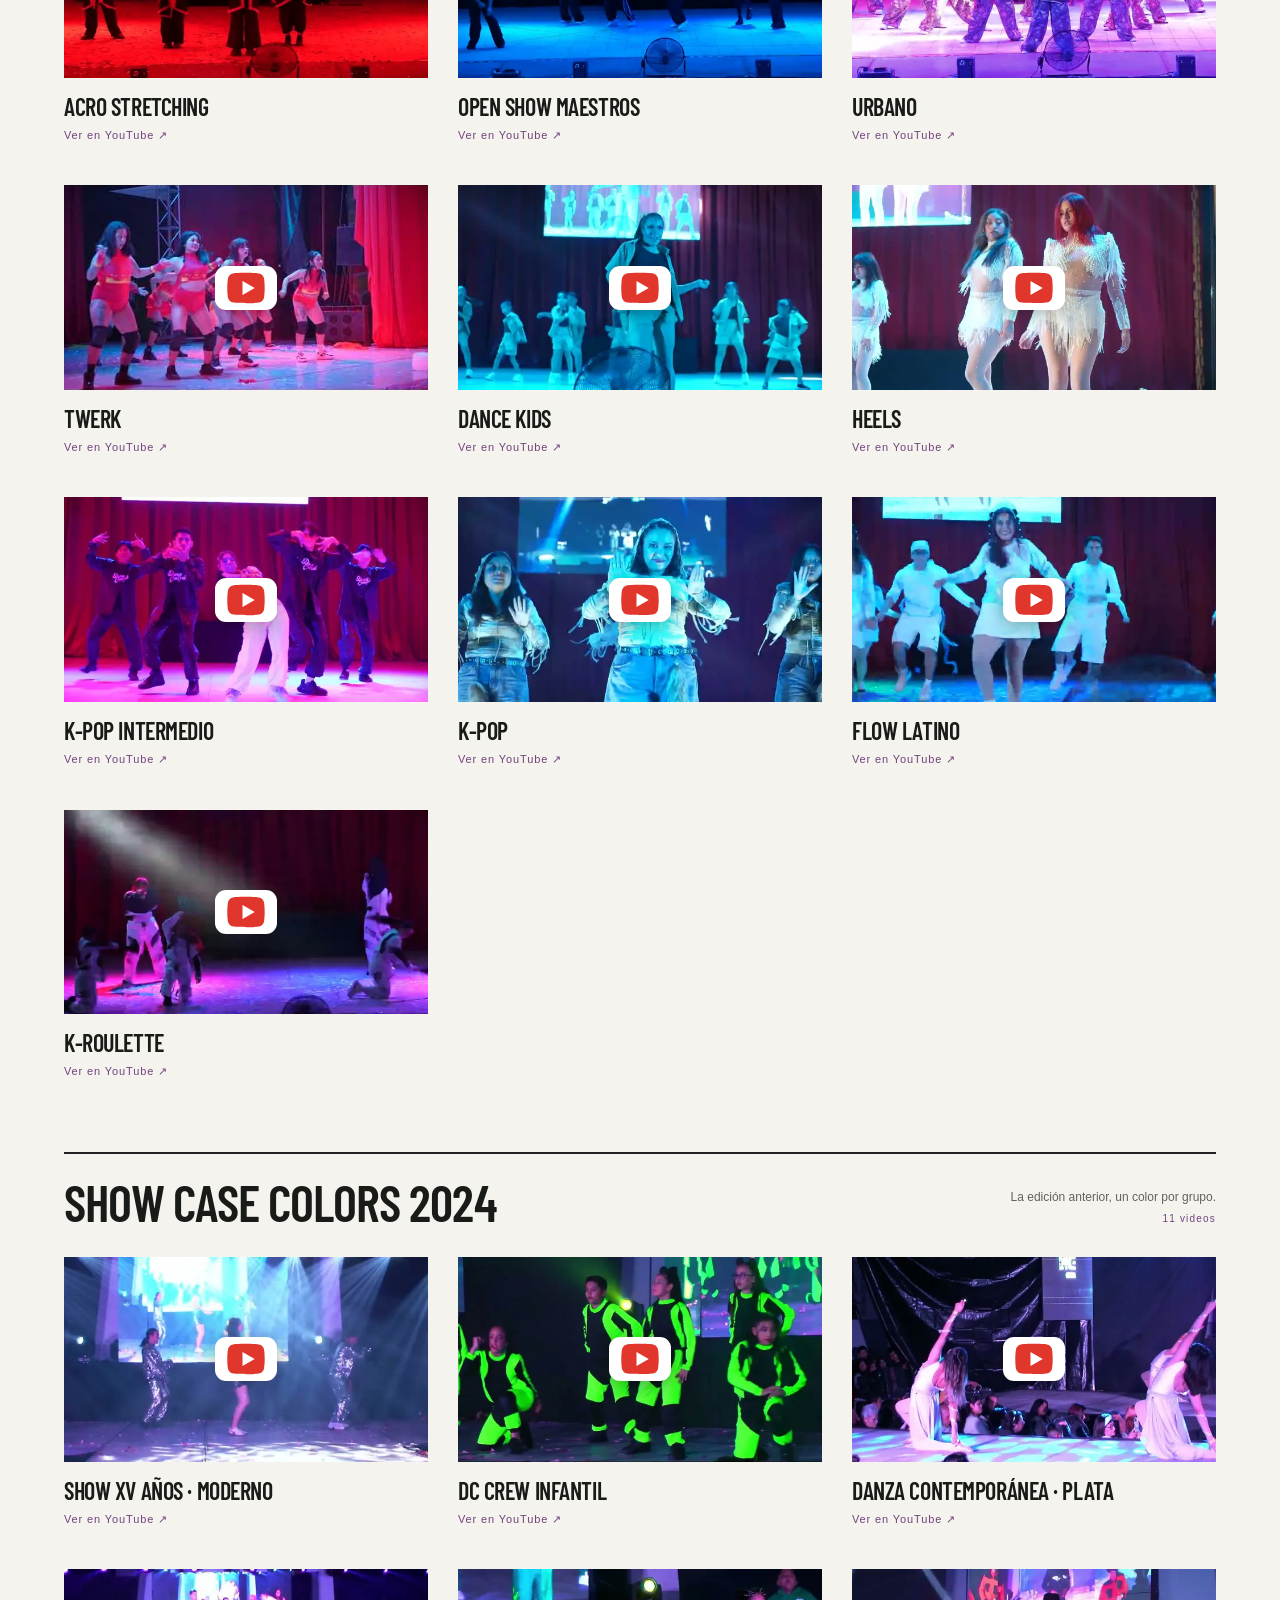
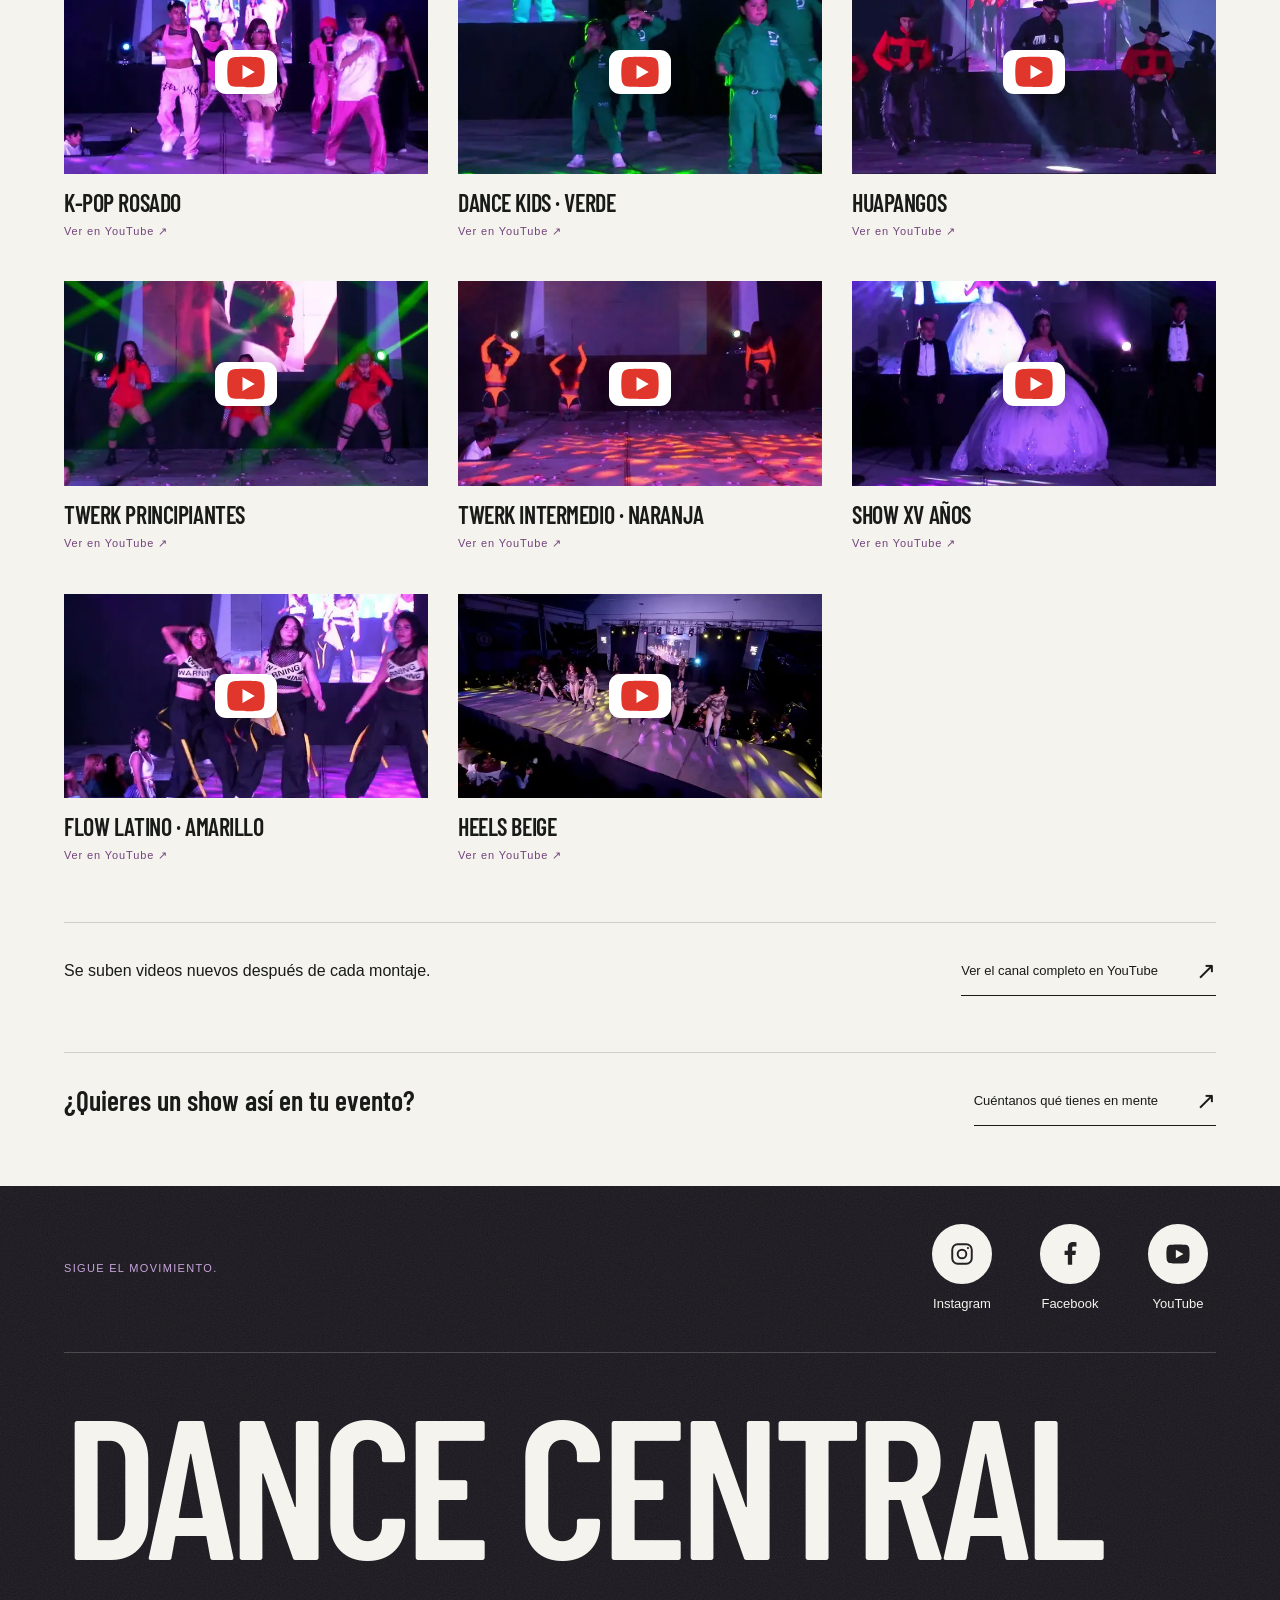
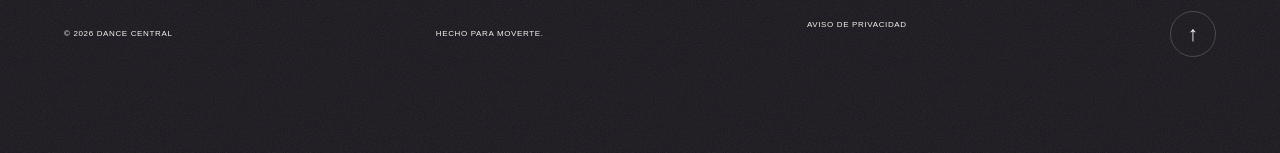
<file: videos.html>
<!doctype html>
<html lang="es-MX">
<head>
  <meta charset="utf-8">
  <meta name="viewport" content="width=device-width, initial-scale=1">
  <meta name="robots" content="index, follow, max-image-preview:large">
  <meta name="theme-color" content="#171918">
  <meta name="description" content="Videos de los showcases de Dance Central en Tehuacán: hip hop, danza contemporánea, heels, K-pop, ritmos latinos y shows de XV años.">
  <title>Videos de nuestros shows — Dance Central Tehuacán</title>
  <link rel="icon" href="assets/logos/dance-mark.svg" type="image/svg+xml">
  <link rel="apple-touch-icon" href="apple-touch-icon.png">
  <link rel="canonical" href="https://dancecentralstudio.com/videos">
  <meta property="og:type" content="website">
  <meta property="og:site_name" content="Dance Central">
  <meta property="og:locale" content="es_MX">
  <meta property="og:url" content="https://dancecentralstudio.com/videos">
  <meta property="og:title" content="Videos de nuestros shows — Dance Central">
  <meta property="og:description" content="El showcase anual completo: todos los grupos y todos los estilos sobre un escenario de verdad.">
  <meta property="og:image" content="https://dancecentralstudio.com/assets/media/og-dance-central.jpg">
  <meta property="og:image:type" content="image/jpeg">
  <meta property="og:image:width" content="1200">
  <meta property="og:image:height" content="630">
  <meta property="og:image:alt" content="Cierre del showcase de Dance Central: bailarines en el escenario bajo una lluvia de confeti.">
  <meta name="twitter:card" content="summary_large_image">
  <link rel="preload" href="assets/fonts/barlow-condensed-semibold.ttf" as="font" type="font/ttf" crossorigin>
  <link rel="stylesheet" href="css/styles.css?v=4d6a96a0f3cc">
  <link rel="stylesheet" href="css/poster-surfaces.css?v=3ea201aa07ca">
  <link rel="stylesheet" href="css/interactions.css?v=7b322cf8b96d">
  <link rel="stylesheet" href="css/videos.css?v=8c6947787026">
  <script src="js/videos.js?v=6a061464a4f2" defer></script>
</head>
<body class="page-videos">
  <a class="skip-link" href="#contenido">Saltar al contenido</a>
  <header class="site-header" id="cabecera">
    <a class="brand" href="index.html" aria-label="Dance Central, inicio">
      <span class="brand-mark" aria-hidden="true"><span class="brand-word"></span><span class="brand-sub"></span></span>
    </a>
    <nav class="desktop-nav" aria-label="Navegación principal">
      <a href="index.html">Inicio</a><a href="index.html#shows">Shows</a><a href="index.html#estudio">El estudio</a><a href="index.html#clases">Clases y cursos</a><a href="horarios.html">Horarios</a><a href="videos.html" aria-current="page">Videos</a>
    </nav>
    <a class="header-contact" href="index.html#contacto">Contacto <span aria-hidden="true">↗︎</span></a>
    <button class="menu-toggle" type="button" aria-controls="mobile-menu" aria-expanded="false"><span>Menú</span><i aria-hidden="true"></i></button>
    <nav class="mobile-menu" id="mobile-menu" aria-label="Navegación móvil" hidden>
      <a href="index.html">Inicio</a><a href="index.html#shows">Shows</a><a href="index.html#estudio">El estudio</a><a href="index.html#clases">Clases y cursos</a><a href="horarios.html">Horarios</a><a href="videos.html" aria-current="page">Videos</a><a href="index.html#contacto">Contacto ↗︎</a>
      <span>TEHUACÁN, PUEBLA</span>
    </nav>
  </header>

  <main id="contenido">
    <section class="video-page section-space" aria-labelledby="video-title">
      <div class="section-heading"><p class="eyebrow">VIDEOS / NUESTROS SHOWCASES</p><span class="small-note">Del salón al escenario.</span></div>
      <div class="video-intro">
        <h1 id="video-title">LO QUE PASA<br>EN EL <em class="split-ink"><span class="sr-only">ESCENARIO.</span><span aria-hidden="true"><span class="split-glyph">E</span><span class="split-glyph">S</span><span class="split-glyph">C</span><span class="split-glyph">E</span><span class="split-glyph">N</span><span class="split-glyph">A</span><span class="split-glyph">R</span><span class="split-glyph">I</span><span class="split-glyph">O</span><span class="split-glyph">.</span></span></em></h1>
        <p>Cada año el estudio monta un showcase completo: todos los grupos, todos los estilos, un escenario de verdad. Estos son los números, tal como se vieron esa noche. Cada uno abre en nuestro canal de YouTube.</p>
      </div>
      <div class="video-group">
        <div class="video-group-head">
          <h2>SHOWCASE ELEMENTOS</h2>
          <p>El montaje más reciente del estudio. <span>19 videos</span></p>
        </div>
        <ul class="video-grid">
          <li class="video-card">
            <a class="video-open" href="https://www.youtube.com/watch?v=03hIb_laO14" target="_blank" rel="noopener noreferrer" aria-label="Ver TWERK MATUTINO en YouTube. Se abre en una pestaña nueva.">
              <span class="video-frame">
                <img src="assets/media/videos/video-03hIb_laO14.webp" alt="" width="640" height="360" loading="lazy" decoding="async">
                <span class="video-play" aria-hidden="true"><svg viewBox="0 0 24 24" fill="currentColor"><path fill-rule="evenodd" d="M22.2 6.1c-.3-1.1-1.2-2-2.3-2.3C18 3.3 12 3.3 12 3.3s-6 0-7.9.5C3 4.1 2.1 5 1.8 6.1 1.3 8 1.3 12 1.3 12s0 4 .5 5.9c.3 1.1 1.2 2 2.3 2.3 1.9.5 7.9.5 7.9.5s6 0 7.9-.5c1.1-.3 2-1.2 2.3-2.3.5-1.9.5-5.9.5-5.9s0-4-.5-5.9ZM10 16V8l7 4z"/></svg></span>
              </span>
              <h3 class="video-name">TWERK MATUTINO</h3>
              <span class="video-link">Ver en YouTube <span aria-hidden="true">↗︎</span></span>
            </a>
          </li>
          <li class="video-card">
            <a class="video-open" href="https://www.youtube.com/watch?v=0Byo78IrKj8" target="_blank" rel="noopener noreferrer" aria-label="Ver DC CREW en YouTube. Se abre en una pestaña nueva.">
              <span class="video-frame">
                <img src="assets/media/videos/video-0Byo78IrKj8.webp" alt="" width="640" height="360" loading="lazy" decoding="async">
                <span class="video-play" aria-hidden="true"><svg viewBox="0 0 24 24" fill="currentColor"><path fill-rule="evenodd" d="M22.2 6.1c-.3-1.1-1.2-2-2.3-2.3C18 3.3 12 3.3 12 3.3s-6 0-7.9.5C3 4.1 2.1 5 1.8 6.1 1.3 8 1.3 12 1.3 12s0 4 .5 5.9c.3 1.1 1.2 2 2.3 2.3 1.9.5 7.9.5 7.9.5s6 0 7.9-.5c1.1-.3 2-1.2 2.3-2.3.5-1.9.5-5.9.5-5.9s0-4-.5-5.9ZM10 16V8l7 4z"/></svg></span>
              </span>
              <h3 class="video-name">DC CREW</h3>
              <span class="video-link">Ver en YouTube <span aria-hidden="true">↗︎</span></span>
            </a>
          </li>
          <li class="video-card">
            <a class="video-open" href="https://www.youtube.com/watch?v=12jtP8Cip-Y" target="_blank" rel="noopener noreferrer" aria-label="Ver HIP HOP en YouTube. Se abre en una pestaña nueva.">
              <span class="video-frame">
                <img src="assets/media/videos/video-12jtP8Cip-Y.webp" alt="" width="640" height="360" loading="lazy" decoding="async">
                <span class="video-play" aria-hidden="true"><svg viewBox="0 0 24 24" fill="currentColor"><path fill-rule="evenodd" d="M22.2 6.1c-.3-1.1-1.2-2-2.3-2.3C18 3.3 12 3.3 12 3.3s-6 0-7.9.5C3 4.1 2.1 5 1.8 6.1 1.3 8 1.3 12 1.3 12s0 4 .5 5.9c.3 1.1 1.2 2 2.3 2.3 1.9.5 7.9.5 7.9.5s6 0 7.9-.5c1.1-.3 2-1.2 2.3-2.3.5-1.9.5-5.9.5-5.9s0-4-.5-5.9ZM10 16V8l7 4z"/></svg></span>
              </span>
              <h3 class="video-name">HIP HOP</h3>
              <span class="video-link">Ver en YouTube <span aria-hidden="true">↗︎</span></span>
            </a>
          </li>
          <li class="video-card">
            <a class="video-open" href="https://www.youtube.com/watch?v=1DsO-vNnMZE" target="_blank" rel="noopener noreferrer" aria-label="Ver DANZA MODERNA en YouTube. Se abre en una pestaña nueva.">
              <span class="video-frame">
                <img src="assets/media/videos/video-1DsO-vNnMZE.webp" alt="" width="640" height="360" loading="lazy" decoding="async">
                <span class="video-play" aria-hidden="true"><svg viewBox="0 0 24 24" fill="currentColor"><path fill-rule="evenodd" d="M22.2 6.1c-.3-1.1-1.2-2-2.3-2.3C18 3.3 12 3.3 12 3.3s-6 0-7.9.5C3 4.1 2.1 5 1.8 6.1 1.3 8 1.3 12 1.3 12s0 4 .5 5.9c.3 1.1 1.2 2 2.3 2.3 1.9.5 7.9.5 7.9.5s6 0 7.9-.5c1.1-.3 2-1.2 2.3-2.3.5-1.9.5-5.9.5-5.9s0-4-.5-5.9ZM10 16V8l7 4z"/></svg></span>
              </span>
              <h3 class="video-name">DANZA MODERNA</h3>
              <span class="video-link">Ver en YouTube <span aria-hidden="true">↗︎</span></span>
            </a>
          </li>
          <li class="video-card">
            <a class="video-open" href="https://www.youtube.com/watch?v=2Hd7YOp7nAA" target="_blank" rel="noopener noreferrer" aria-label="Ver DANZA CONTEMPORÁNEA en YouTube. Se abre en una pestaña nueva.">
              <span class="video-frame">
                <img src="assets/media/videos/video-2Hd7YOp7nAA.webp" alt="" width="640" height="360" loading="lazy" decoding="async">
                <span class="video-play" aria-hidden="true"><svg viewBox="0 0 24 24" fill="currentColor"><path fill-rule="evenodd" d="M22.2 6.1c-.3-1.1-1.2-2-2.3-2.3C18 3.3 12 3.3 12 3.3s-6 0-7.9.5C3 4.1 2.1 5 1.8 6.1 1.3 8 1.3 12 1.3 12s0 4 .5 5.9c.3 1.1 1.2 2 2.3 2.3 1.9.5 7.9.5 7.9.5s6 0 7.9-.5c1.1-.3 2-1.2 2.3-2.3.5-1.9.5-5.9.5-5.9s0-4-.5-5.9ZM10 16V8l7 4z"/></svg></span>
              </span>
              <h3 class="video-name">DANZA CONTEMPORÁNEA</h3>
              <span class="video-link">Ver en YouTube <span aria-hidden="true">↗︎</span></span>
            </a>
          </li>
          <li class="video-card">
            <a class="video-open" href="https://www.youtube.com/watch?v=5NCgEGjiVm8" target="_blank" rel="noopener noreferrer" aria-label="Ver DANCE KIDS · SABATINO en YouTube. Se abre en una pestaña nueva.">
              <span class="video-frame">
                <img src="assets/media/videos/video-5NCgEGjiVm8.webp" alt="" width="640" height="360" loading="lazy" decoding="async">
                <span class="video-play" aria-hidden="true"><svg viewBox="0 0 24 24" fill="currentColor"><path fill-rule="evenodd" d="M22.2 6.1c-.3-1.1-1.2-2-2.3-2.3C18 3.3 12 3.3 12 3.3s-6 0-7.9.5C3 4.1 2.1 5 1.8 6.1 1.3 8 1.3 12 1.3 12s0 4 .5 5.9c.3 1.1 1.2 2 2.3 2.3 1.9.5 7.9.5 7.9.5s6 0 7.9-.5c1.1-.3 2-1.2 2.3-2.3.5-1.9.5-5.9.5-5.9s0-4-.5-5.9ZM10 16V8l7 4z"/></svg></span>
              </span>
              <h3 class="video-name">DANCE KIDS · SABATINO</h3>
              <span class="video-link">Ver en YouTube <span aria-hidden="true">↗︎</span></span>
            </a>
          </li>
          <li class="video-card">
            <a class="video-open" href="https://www.youtube.com/watch?v=6arZzKuGjqM" target="_blank" rel="noopener noreferrer" aria-label="Ver K-ROULETTE INTERMEDIO en YouTube. Se abre en una pestaña nueva.">
              <span class="video-frame">
                <img src="assets/media/videos/video-6arZzKuGjqM.webp" alt="" width="640" height="360" loading="lazy" decoding="async">
                <span class="video-play" aria-hidden="true"><svg viewBox="0 0 24 24" fill="currentColor"><path fill-rule="evenodd" d="M22.2 6.1c-.3-1.1-1.2-2-2.3-2.3C18 3.3 12 3.3 12 3.3s-6 0-7.9.5C3 4.1 2.1 5 1.8 6.1 1.3 8 1.3 12 1.3 12s0 4 .5 5.9c.3 1.1 1.2 2 2.3 2.3 1.9.5 7.9.5 7.9.5s6 0 7.9-.5c1.1-.3 2-1.2 2.3-2.3.5-1.9.5-5.9.5-5.9s0-4-.5-5.9ZM10 16V8l7 4z"/></svg></span>
              </span>
              <h3 class="video-name">K-ROULETTE INTERMEDIO</h3>
              <span class="video-link">Ver en YouTube <span aria-hidden="true">↗︎</span></span>
            </a>
          </li>
          <li class="video-card">
            <a class="video-open" href="https://www.youtube.com/watch?v=BAQPZuiq-xk" target="_blank" rel="noopener noreferrer" aria-label="Ver SOLISTA · AITIANA en YouTube. Se abre en una pestaña nueva.">
              <span class="video-frame">
                <img src="assets/media/videos/video-BAQPZuiq-xk.webp" alt="" width="640" height="360" loading="lazy" decoding="async">
                <span class="video-play" aria-hidden="true"><svg viewBox="0 0 24 24" fill="currentColor"><path fill-rule="evenodd" d="M22.2 6.1c-.3-1.1-1.2-2-2.3-2.3C18 3.3 12 3.3 12 3.3s-6 0-7.9.5C3 4.1 2.1 5 1.8 6.1 1.3 8 1.3 12 1.3 12s0 4 .5 5.9c.3 1.1 1.2 2 2.3 2.3 1.9.5 7.9.5 7.9.5s6 0 7.9-.5c1.1-.3 2-1.2 2.3-2.3.5-1.9.5-5.9.5-5.9s0-4-.5-5.9ZM10 16V8l7 4z"/></svg></span>
              </span>
              <h3 class="video-name">SOLISTA · AITIANA</h3>
              <span class="video-link">Ver en YouTube <span aria-hidden="true">↗︎</span></span>
            </a>
          </li>
          <li class="video-card">
            <a class="video-open" href="https://www.youtube.com/watch?v=H9SZOh5gowQ" target="_blank" rel="noopener noreferrer" aria-label="Ver RITMOS LATINOS en YouTube. Se abre en una pestaña nueva.">
              <span class="video-frame">
                <img src="assets/media/videos/video-H9SZOh5gowQ.webp" alt="" width="640" height="360" loading="lazy" decoding="async">
                <span class="video-play" aria-hidden="true"><svg viewBox="0 0 24 24" fill="currentColor"><path fill-rule="evenodd" d="M22.2 6.1c-.3-1.1-1.2-2-2.3-2.3C18 3.3 12 3.3 12 3.3s-6 0-7.9.5C3 4.1 2.1 5 1.8 6.1 1.3 8 1.3 12 1.3 12s0 4 .5 5.9c.3 1.1 1.2 2 2.3 2.3 1.9.5 7.9.5 7.9.5s6 0 7.9-.5c1.1-.3 2-1.2 2.3-2.3.5-1.9.5-5.9.5-5.9s0-4-.5-5.9ZM10 16V8l7 4z"/></svg></span>
              </span>
              <h3 class="video-name">RITMOS LATINOS</h3>
              <span class="video-link">Ver en YouTube <span aria-hidden="true">↗︎</span></span>
            </a>
          </li>
          <li class="video-card">
            <a class="video-open" href="https://www.youtube.com/watch?v=Q8MWqI2XQ3s" target="_blank" rel="noopener noreferrer" aria-label="Ver ACRO STRETCHING en YouTube. Se abre en una pestaña nueva.">
              <span class="video-frame">
                <img src="assets/media/videos/video-Q8MWqI2XQ3s.webp" alt="" width="640" height="360" loading="lazy" decoding="async">
                <span class="video-play" aria-hidden="true"><svg viewBox="0 0 24 24" fill="currentColor"><path fill-rule="evenodd" d="M22.2 6.1c-.3-1.1-1.2-2-2.3-2.3C18 3.3 12 3.3 12 3.3s-6 0-7.9.5C3 4.1 2.1 5 1.8 6.1 1.3 8 1.3 12 1.3 12s0 4 .5 5.9c.3 1.1 1.2 2 2.3 2.3 1.9.5 7.9.5 7.9.5s6 0 7.9-.5c1.1-.3 2-1.2 2.3-2.3.5-1.9.5-5.9.5-5.9s0-4-.5-5.9ZM10 16V8l7 4z"/></svg></span>
              </span>
              <h3 class="video-name">ACRO STRETCHING</h3>
              <span class="video-link">Ver en YouTube <span aria-hidden="true">↗︎</span></span>
            </a>
          </li>
          <li class="video-card">
            <a class="video-open" href="https://www.youtube.com/watch?v=U8CyzxFxINk" target="_blank" rel="noopener noreferrer" aria-label="Ver OPEN SHOW MAESTROS en YouTube. Se abre en una pestaña nueva.">
              <span class="video-frame">
                <img src="assets/media/videos/video-U8CyzxFxINk.webp" alt="" width="640" height="360" loading="lazy" decoding="async">
                <span class="video-play" aria-hidden="true"><svg viewBox="0 0 24 24" fill="currentColor"><path fill-rule="evenodd" d="M22.2 6.1c-.3-1.1-1.2-2-2.3-2.3C18 3.3 12 3.3 12 3.3s-6 0-7.9.5C3 4.1 2.1 5 1.8 6.1 1.3 8 1.3 12 1.3 12s0 4 .5 5.9c.3 1.1 1.2 2 2.3 2.3 1.9.5 7.9.5 7.9.5s6 0 7.9-.5c1.1-.3 2-1.2 2.3-2.3.5-1.9.5-5.9.5-5.9s0-4-.5-5.9ZM10 16V8l7 4z"/></svg></span>
              </span>
              <h3 class="video-name">OPEN SHOW MAESTROS</h3>
              <span class="video-link">Ver en YouTube <span aria-hidden="true">↗︎</span></span>
            </a>
          </li>
          <li class="video-card">
            <a class="video-open" href="https://www.youtube.com/watch?v=cPg8ZyjfE6c" target="_blank" rel="noopener noreferrer" aria-label="Ver URBANO en YouTube. Se abre en una pestaña nueva.">
              <span class="video-frame">
                <img src="assets/media/videos/video-cPg8ZyjfE6c.webp" alt="" width="640" height="360" loading="lazy" decoding="async">
                <span class="video-play" aria-hidden="true"><svg viewBox="0 0 24 24" fill="currentColor"><path fill-rule="evenodd" d="M22.2 6.1c-.3-1.1-1.2-2-2.3-2.3C18 3.3 12 3.3 12 3.3s-6 0-7.9.5C3 4.1 2.1 5 1.8 6.1 1.3 8 1.3 12 1.3 12s0 4 .5 5.9c.3 1.1 1.2 2 2.3 2.3 1.9.5 7.9.5 7.9.5s6 0 7.9-.5c1.1-.3 2-1.2 2.3-2.3.5-1.9.5-5.9.5-5.9s0-4-.5-5.9ZM10 16V8l7 4z"/></svg></span>
              </span>
              <h3 class="video-name">URBANO</h3>
              <span class="video-link">Ver en YouTube <span aria-hidden="true">↗︎</span></span>
            </a>
          </li>
          <li class="video-card">
            <a class="video-open" href="https://www.youtube.com/watch?v=cwk2ajeSoJU" target="_blank" rel="noopener noreferrer" aria-label="Ver TWERK en YouTube. Se abre en una pestaña nueva.">
              <span class="video-frame">
                <img src="assets/media/videos/video-cwk2ajeSoJU.webp" alt="" width="640" height="360" loading="lazy" decoding="async">
                <span class="video-play" aria-hidden="true"><svg viewBox="0 0 24 24" fill="currentColor"><path fill-rule="evenodd" d="M22.2 6.1c-.3-1.1-1.2-2-2.3-2.3C18 3.3 12 3.3 12 3.3s-6 0-7.9.5C3 4.1 2.1 5 1.8 6.1 1.3 8 1.3 12 1.3 12s0 4 .5 5.9c.3 1.1 1.2 2 2.3 2.3 1.9.5 7.9.5 7.9.5s6 0 7.9-.5c1.1-.3 2-1.2 2.3-2.3.5-1.9.5-5.9.5-5.9s0-4-.5-5.9ZM10 16V8l7 4z"/></svg></span>
              </span>
              <h3 class="video-name">TWERK</h3>
              <span class="video-link">Ver en YouTube <span aria-hidden="true">↗︎</span></span>
            </a>
          </li>
          <li class="video-card">
            <a class="video-open" href="https://www.youtube.com/watch?v=frmeHmbeMXk" target="_blank" rel="noopener noreferrer" aria-label="Ver DANCE KIDS en YouTube. Se abre en una pestaña nueva.">
              <span class="video-frame">
                <img src="assets/media/videos/video-frmeHmbeMXk.webp" alt="" width="640" height="360" loading="lazy" decoding="async">
                <span class="video-play" aria-hidden="true"><svg viewBox="0 0 24 24" fill="currentColor"><path fill-rule="evenodd" d="M22.2 6.1c-.3-1.1-1.2-2-2.3-2.3C18 3.3 12 3.3 12 3.3s-6 0-7.9.5C3 4.1 2.1 5 1.8 6.1 1.3 8 1.3 12 1.3 12s0 4 .5 5.9c.3 1.1 1.2 2 2.3 2.3 1.9.5 7.9.5 7.9.5s6 0 7.9-.5c1.1-.3 2-1.2 2.3-2.3.5-1.9.5-5.9.5-5.9s0-4-.5-5.9ZM10 16V8l7 4z"/></svg></span>
              </span>
              <h3 class="video-name">DANCE KIDS</h3>
              <span class="video-link">Ver en YouTube <span aria-hidden="true">↗︎</span></span>
            </a>
          </li>
          <li class="video-card">
            <a class="video-open" href="https://www.youtube.com/watch?v=kAjVowUM17M" target="_blank" rel="noopener noreferrer" aria-label="Ver HEELS en YouTube. Se abre en una pestaña nueva.">
              <span class="video-frame">
                <img src="assets/media/videos/video-kAjVowUM17M.webp" alt="" width="640" height="360" loading="lazy" decoding="async">
                <span class="video-play" aria-hidden="true"><svg viewBox="0 0 24 24" fill="currentColor"><path fill-rule="evenodd" d="M22.2 6.1c-.3-1.1-1.2-2-2.3-2.3C18 3.3 12 3.3 12 3.3s-6 0-7.9.5C3 4.1 2.1 5 1.8 6.1 1.3 8 1.3 12 1.3 12s0 4 .5 5.9c.3 1.1 1.2 2 2.3 2.3 1.9.5 7.9.5 7.9.5s6 0 7.9-.5c1.1-.3 2-1.2 2.3-2.3.5-1.9.5-5.9.5-5.9s0-4-.5-5.9ZM10 16V8l7 4z"/></svg></span>
              </span>
              <h3 class="video-name">HEELS</h3>
              <span class="video-link">Ver en YouTube <span aria-hidden="true">↗︎</span></span>
            </a>
          </li>
          <li class="video-card">
            <a class="video-open" href="https://www.youtube.com/watch?v=mQsx1EmMPRs" target="_blank" rel="noopener noreferrer" aria-label="Ver K-POP INTERMEDIO en YouTube. Se abre en una pestaña nueva.">
              <span class="video-frame">
                <img src="assets/media/videos/video-mQsx1EmMPRs.webp" alt="" width="640" height="360" loading="lazy" decoding="async">
                <span class="video-play" aria-hidden="true"><svg viewBox="0 0 24 24" fill="currentColor"><path fill-rule="evenodd" d="M22.2 6.1c-.3-1.1-1.2-2-2.3-2.3C18 3.3 12 3.3 12 3.3s-6 0-7.9.5C3 4.1 2.1 5 1.8 6.1 1.3 8 1.3 12 1.3 12s0 4 .5 5.9c.3 1.1 1.2 2 2.3 2.3 1.9.5 7.9.5 7.9.5s6 0 7.9-.5c1.1-.3 2-1.2 2.3-2.3.5-1.9.5-5.9.5-5.9s0-4-.5-5.9ZM10 16V8l7 4z"/></svg></span>
              </span>
              <h3 class="video-name">K-POP INTERMEDIO</h3>
              <span class="video-link">Ver en YouTube <span aria-hidden="true">↗︎</span></span>
            </a>
          </li>
          <li class="video-card">
            <a class="video-open" href="https://www.youtube.com/watch?v=mVoNu9jwLTg" target="_blank" rel="noopener noreferrer" aria-label="Ver K-POP en YouTube. Se abre en una pestaña nueva.">
              <span class="video-frame">
                <img src="assets/media/videos/video-mVoNu9jwLTg.webp" alt="" width="640" height="360" loading="lazy" decoding="async">
                <span class="video-play" aria-hidden="true"><svg viewBox="0 0 24 24" fill="currentColor"><path fill-rule="evenodd" d="M22.2 6.1c-.3-1.1-1.2-2-2.3-2.3C18 3.3 12 3.3 12 3.3s-6 0-7.9.5C3 4.1 2.1 5 1.8 6.1 1.3 8 1.3 12 1.3 12s0 4 .5 5.9c.3 1.1 1.2 2 2.3 2.3 1.9.5 7.9.5 7.9.5s6 0 7.9-.5c1.1-.3 2-1.2 2.3-2.3.5-1.9.5-5.9.5-5.9s0-4-.5-5.9ZM10 16V8l7 4z"/></svg></span>
              </span>
              <h3 class="video-name">K-POP</h3>
              <span class="video-link">Ver en YouTube <span aria-hidden="true">↗︎</span></span>
            </a>
          </li>
          <li class="video-card">
            <a class="video-open" href="https://www.youtube.com/watch?v=rGNevPCAwnY" target="_blank" rel="noopener noreferrer" aria-label="Ver FLOW LATINO en YouTube. Se abre en una pestaña nueva.">
              <span class="video-frame">
                <img src="assets/media/videos/video-rGNevPCAwnY.webp" alt="" width="640" height="360" loading="lazy" decoding="async">
                <span class="video-play" aria-hidden="true"><svg viewBox="0 0 24 24" fill="currentColor"><path fill-rule="evenodd" d="M22.2 6.1c-.3-1.1-1.2-2-2.3-2.3C18 3.3 12 3.3 12 3.3s-6 0-7.9.5C3 4.1 2.1 5 1.8 6.1 1.3 8 1.3 12 1.3 12s0 4 .5 5.9c.3 1.1 1.2 2 2.3 2.3 1.9.5 7.9.5 7.9.5s6 0 7.9-.5c1.1-.3 2-1.2 2.3-2.3.5-1.9.5-5.9.5-5.9s0-4-.5-5.9ZM10 16V8l7 4z"/></svg></span>
              </span>
              <h3 class="video-name">FLOW LATINO</h3>
              <span class="video-link">Ver en YouTube <span aria-hidden="true">↗︎</span></span>
            </a>
          </li>
          <li class="video-card">
            <a class="video-open" href="https://www.youtube.com/watch?v=syAf23mbvVM" target="_blank" rel="noopener noreferrer" aria-label="Ver K-ROULETTE en YouTube. Se abre en una pestaña nueva.">
              <span class="video-frame">
                <img src="assets/media/videos/video-syAf23mbvVM.webp" alt="" width="640" height="360" loading="lazy" decoding="async">
                <span class="video-play" aria-hidden="true"><svg viewBox="0 0 24 24" fill="currentColor"><path fill-rule="evenodd" d="M22.2 6.1c-.3-1.1-1.2-2-2.3-2.3C18 3.3 12 3.3 12 3.3s-6 0-7.9.5C3 4.1 2.1 5 1.8 6.1 1.3 8 1.3 12 1.3 12s0 4 .5 5.9c.3 1.1 1.2 2 2.3 2.3 1.9.5 7.9.5 7.9.5s6 0 7.9-.5c1.1-.3 2-1.2 2.3-2.3.5-1.9.5-5.9.5-5.9s0-4-.5-5.9ZM10 16V8l7 4z"/></svg></span>
              </span>
              <h3 class="video-name">K-ROULETTE</h3>
              <span class="video-link">Ver en YouTube <span aria-hidden="true">↗︎</span></span>
            </a>
          </li>
        </ul>
      </div>
      <div class="video-group">
        <div class="video-group-head">
          <h2>SHOW CASE COLORS 2024</h2>
          <p>La edición anterior, un color por grupo. <span>11 videos</span></p>
        </div>
        <ul class="video-grid">
          <li class="video-card">
            <a class="video-open" href="https://www.youtube.com/watch?v=Dbl8YE49c3s" target="_blank" rel="noopener noreferrer" aria-label="Ver SHOW XV AÑOS · MODERNO en YouTube. Se abre en una pestaña nueva.">
              <span class="video-frame">
                <img src="assets/media/videos/video-Dbl8YE49c3s.webp" alt="" width="640" height="360" loading="lazy" decoding="async">
                <span class="video-play" aria-hidden="true"><svg viewBox="0 0 24 24" fill="currentColor"><path fill-rule="evenodd" d="M22.2 6.1c-.3-1.1-1.2-2-2.3-2.3C18 3.3 12 3.3 12 3.3s-6 0-7.9.5C3 4.1 2.1 5 1.8 6.1 1.3 8 1.3 12 1.3 12s0 4 .5 5.9c.3 1.1 1.2 2 2.3 2.3 1.9.5 7.9.5 7.9.5s6 0 7.9-.5c1.1-.3 2-1.2 2.3-2.3.5-1.9.5-5.9.5-5.9s0-4-.5-5.9ZM10 16V8l7 4z"/></svg></span>
              </span>
              <h3 class="video-name">SHOW XV AÑOS · MODERNO</h3>
              <span class="video-link">Ver en YouTube <span aria-hidden="true">↗︎</span></span>
            </a>
          </li>
          <li class="video-card">
            <a class="video-open" href="https://www.youtube.com/watch?v=E7TDrTg0QuQ" target="_blank" rel="noopener noreferrer" aria-label="Ver DC CREW INFANTIL en YouTube. Se abre en una pestaña nueva.">
              <span class="video-frame">
                <img src="assets/media/videos/video-E7TDrTg0QuQ.webp" alt="" width="640" height="360" loading="lazy" decoding="async">
                <span class="video-play" aria-hidden="true"><svg viewBox="0 0 24 24" fill="currentColor"><path fill-rule="evenodd" d="M22.2 6.1c-.3-1.1-1.2-2-2.3-2.3C18 3.3 12 3.3 12 3.3s-6 0-7.9.5C3 4.1 2.1 5 1.8 6.1 1.3 8 1.3 12 1.3 12s0 4 .5 5.9c.3 1.1 1.2 2 2.3 2.3 1.9.5 7.9.5 7.9.5s6 0 7.9-.5c1.1-.3 2-1.2 2.3-2.3.5-1.9.5-5.9.5-5.9s0-4-.5-5.9ZM10 16V8l7 4z"/></svg></span>
              </span>
              <h3 class="video-name">DC CREW INFANTIL</h3>
              <span class="video-link">Ver en YouTube <span aria-hidden="true">↗︎</span></span>
            </a>
          </li>
          <li class="video-card">
            <a class="video-open" href="https://www.youtube.com/watch?v=IFXFbEGC-cY" target="_blank" rel="noopener noreferrer" aria-label="Ver DANZA CONTEMPORÁNEA · PLATA en YouTube. Se abre en una pestaña nueva.">
              <span class="video-frame">
                <img src="assets/media/videos/video-IFXFbEGC-cY.webp" alt="" width="640" height="360" loading="lazy" decoding="async">
                <span class="video-play" aria-hidden="true"><svg viewBox="0 0 24 24" fill="currentColor"><path fill-rule="evenodd" d="M22.2 6.1c-.3-1.1-1.2-2-2.3-2.3C18 3.3 12 3.3 12 3.3s-6 0-7.9.5C3 4.1 2.1 5 1.8 6.1 1.3 8 1.3 12 1.3 12s0 4 .5 5.9c.3 1.1 1.2 2 2.3 2.3 1.9.5 7.9.5 7.9.5s6 0 7.9-.5c1.1-.3 2-1.2 2.3-2.3.5-1.9.5-5.9.5-5.9s0-4-.5-5.9ZM10 16V8l7 4z"/></svg></span>
              </span>
              <h3 class="video-name">DANZA CONTEMPORÁNEA · PLATA</h3>
              <span class="video-link">Ver en YouTube <span aria-hidden="true">↗︎</span></span>
            </a>
          </li>
          <li class="video-card">
            <a class="video-open" href="https://www.youtube.com/watch?v=JuZFcA527Jk" target="_blank" rel="noopener noreferrer" aria-label="Ver K-POP ROSADO en YouTube. Se abre en una pestaña nueva.">
              <span class="video-frame">
                <img src="assets/media/videos/video-JuZFcA527Jk.webp" alt="" width="640" height="360" loading="lazy" decoding="async">
                <span class="video-play" aria-hidden="true"><svg viewBox="0 0 24 24" fill="currentColor"><path fill-rule="evenodd" d="M22.2 6.1c-.3-1.1-1.2-2-2.3-2.3C18 3.3 12 3.3 12 3.3s-6 0-7.9.5C3 4.1 2.1 5 1.8 6.1 1.3 8 1.3 12 1.3 12s0 4 .5 5.9c.3 1.1 1.2 2 2.3 2.3 1.9.5 7.9.5 7.9.5s6 0 7.9-.5c1.1-.3 2-1.2 2.3-2.3.5-1.9.5-5.9.5-5.9s0-4-.5-5.9ZM10 16V8l7 4z"/></svg></span>
              </span>
              <h3 class="video-name">K-POP ROSADO</h3>
              <span class="video-link">Ver en YouTube <span aria-hidden="true">↗︎</span></span>
            </a>
          </li>
          <li class="video-card">
            <a class="video-open" href="https://www.youtube.com/watch?v=PkDsSzyISlY" target="_blank" rel="noopener noreferrer" aria-label="Ver DANCE KIDS · VERDE en YouTube. Se abre en una pestaña nueva.">
              <span class="video-frame">
                <img src="assets/media/videos/video-PkDsSzyISlY.webp" alt="" width="640" height="360" loading="lazy" decoding="async">
                <span class="video-play" aria-hidden="true"><svg viewBox="0 0 24 24" fill="currentColor"><path fill-rule="evenodd" d="M22.2 6.1c-.3-1.1-1.2-2-2.3-2.3C18 3.3 12 3.3 12 3.3s-6 0-7.9.5C3 4.1 2.1 5 1.8 6.1 1.3 8 1.3 12 1.3 12s0 4 .5 5.9c.3 1.1 1.2 2 2.3 2.3 1.9.5 7.9.5 7.9.5s6 0 7.9-.5c1.1-.3 2-1.2 2.3-2.3.5-1.9.5-5.9.5-5.9s0-4-.5-5.9ZM10 16V8l7 4z"/></svg></span>
              </span>
              <h3 class="video-name">DANCE KIDS · VERDE</h3>
              <span class="video-link">Ver en YouTube <span aria-hidden="true">↗︎</span></span>
            </a>
          </li>
          <li class="video-card">
            <a class="video-open" href="https://www.youtube.com/watch?v=Rl9qAFUtWvI" target="_blank" rel="noopener noreferrer" aria-label="Ver HUAPANGOS en YouTube. Se abre en una pestaña nueva.">
              <span class="video-frame">
                <img src="assets/media/videos/video-Rl9qAFUtWvI.webp" alt="" width="640" height="360" loading="lazy" decoding="async">
                <span class="video-play" aria-hidden="true"><svg viewBox="0 0 24 24" fill="currentColor"><path fill-rule="evenodd" d="M22.2 6.1c-.3-1.1-1.2-2-2.3-2.3C18 3.3 12 3.3 12 3.3s-6 0-7.9.5C3 4.1 2.1 5 1.8 6.1 1.3 8 1.3 12 1.3 12s0 4 .5 5.9c.3 1.1 1.2 2 2.3 2.3 1.9.5 7.9.5 7.9.5s6 0 7.9-.5c1.1-.3 2-1.2 2.3-2.3.5-1.9.5-5.9.5-5.9s0-4-.5-5.9ZM10 16V8l7 4z"/></svg></span>
              </span>
              <h3 class="video-name">HUAPANGOS</h3>
              <span class="video-link">Ver en YouTube <span aria-hidden="true">↗︎</span></span>
            </a>
          </li>
          <li class="video-card">
            <a class="video-open" href="https://www.youtube.com/watch?v=V6-v112Nuxg" target="_blank" rel="noopener noreferrer" aria-label="Ver TWERK PRINCIPIANTES en YouTube. Se abre en una pestaña nueva.">
              <span class="video-frame">
                <img src="assets/media/videos/video-V6-v112Nuxg.webp" alt="" width="640" height="360" loading="lazy" decoding="async">
                <span class="video-play" aria-hidden="true"><svg viewBox="0 0 24 24" fill="currentColor"><path fill-rule="evenodd" d="M22.2 6.1c-.3-1.1-1.2-2-2.3-2.3C18 3.3 12 3.3 12 3.3s-6 0-7.9.5C3 4.1 2.1 5 1.8 6.1 1.3 8 1.3 12 1.3 12s0 4 .5 5.9c.3 1.1 1.2 2 2.3 2.3 1.9.5 7.9.5 7.9.5s6 0 7.9-.5c1.1-.3 2-1.2 2.3-2.3.5-1.9.5-5.9.5-5.9s0-4-.5-5.9ZM10 16V8l7 4z"/></svg></span>
              </span>
              <h3 class="video-name">TWERK PRINCIPIANTES</h3>
              <span class="video-link">Ver en YouTube <span aria-hidden="true">↗︎</span></span>
            </a>
          </li>
          <li class="video-card">
            <a class="video-open" href="https://www.youtube.com/watch?v=hGkBH0Hn2Fw" target="_blank" rel="noopener noreferrer" aria-label="Ver TWERK INTERMEDIO · NARANJA en YouTube. Se abre en una pestaña nueva.">
              <span class="video-frame">
                <img src="assets/media/videos/video-hGkBH0Hn2Fw.webp" alt="" width="640" height="360" loading="lazy" decoding="async">
                <span class="video-play" aria-hidden="true"><svg viewBox="0 0 24 24" fill="currentColor"><path fill-rule="evenodd" d="M22.2 6.1c-.3-1.1-1.2-2-2.3-2.3C18 3.3 12 3.3 12 3.3s-6 0-7.9.5C3 4.1 2.1 5 1.8 6.1 1.3 8 1.3 12 1.3 12s0 4 .5 5.9c.3 1.1 1.2 2 2.3 2.3 1.9.5 7.9.5 7.9.5s6 0 7.9-.5c1.1-.3 2-1.2 2.3-2.3.5-1.9.5-5.9.5-5.9s0-4-.5-5.9ZM10 16V8l7 4z"/></svg></span>
              </span>
              <h3 class="video-name">TWERK INTERMEDIO · NARANJA</h3>
              <span class="video-link">Ver en YouTube <span aria-hidden="true">↗︎</span></span>
            </a>
          </li>
          <li class="video-card">
            <a class="video-open" href="https://www.youtube.com/watch?v=hWJi7pTKp3w" target="_blank" rel="noopener noreferrer" aria-label="Ver SHOW XV AÑOS en YouTube. Se abre en una pestaña nueva.">
              <span class="video-frame">
                <img src="assets/media/videos/video-hWJi7pTKp3w.webp" alt="" width="640" height="360" loading="lazy" decoding="async">
                <span class="video-play" aria-hidden="true"><svg viewBox="0 0 24 24" fill="currentColor"><path fill-rule="evenodd" d="M22.2 6.1c-.3-1.1-1.2-2-2.3-2.3C18 3.3 12 3.3 12 3.3s-6 0-7.9.5C3 4.1 2.1 5 1.8 6.1 1.3 8 1.3 12 1.3 12s0 4 .5 5.9c.3 1.1 1.2 2 2.3 2.3 1.9.5 7.9.5 7.9.5s6 0 7.9-.5c1.1-.3 2-1.2 2.3-2.3.5-1.9.5-5.9.5-5.9s0-4-.5-5.9ZM10 16V8l7 4z"/></svg></span>
              </span>
              <h3 class="video-name">SHOW XV AÑOS</h3>
              <span class="video-link">Ver en YouTube <span aria-hidden="true">↗︎</span></span>
            </a>
          </li>
          <li class="video-card">
            <a class="video-open" href="https://www.youtube.com/watch?v=lJ8zDCviUwo" target="_blank" rel="noopener noreferrer" aria-label="Ver FLOW LATINO · AMARILLO en YouTube. Se abre en una pestaña nueva.">
              <span class="video-frame">
                <img src="assets/media/videos/video-lJ8zDCviUwo.webp" alt="" width="640" height="360" loading="lazy" decoding="async">
                <span class="video-play" aria-hidden="true"><svg viewBox="0 0 24 24" fill="currentColor"><path fill-rule="evenodd" d="M22.2 6.1c-.3-1.1-1.2-2-2.3-2.3C18 3.3 12 3.3 12 3.3s-6 0-7.9.5C3 4.1 2.1 5 1.8 6.1 1.3 8 1.3 12 1.3 12s0 4 .5 5.9c.3 1.1 1.2 2 2.3 2.3 1.9.5 7.9.5 7.9.5s6 0 7.9-.5c1.1-.3 2-1.2 2.3-2.3.5-1.9.5-5.9.5-5.9s0-4-.5-5.9ZM10 16V8l7 4z"/></svg></span>
              </span>
              <h3 class="video-name">FLOW LATINO · AMARILLO</h3>
              <span class="video-link">Ver en YouTube <span aria-hidden="true">↗︎</span></span>
            </a>
          </li>
          <li class="video-card">
            <a class="video-open" href="https://www.youtube.com/watch?v=qyC1UJ_b_Dc" target="_blank" rel="noopener noreferrer" aria-label="Ver HEELS BEIGE en YouTube. Se abre en una pestaña nueva.">
              <span class="video-frame">
                <img src="assets/media/videos/video-qyC1UJ_b_Dc.webp" alt="" width="640" height="360" loading="lazy" decoding="async">
                <span class="video-play" aria-hidden="true"><svg viewBox="0 0 24 24" fill="currentColor"><path fill-rule="evenodd" d="M22.2 6.1c-.3-1.1-1.2-2-2.3-2.3C18 3.3 12 3.3 12 3.3s-6 0-7.9.5C3 4.1 2.1 5 1.8 6.1 1.3 8 1.3 12 1.3 12s0 4 .5 5.9c.3 1.1 1.2 2 2.3 2.3 1.9.5 7.9.5 7.9.5s6 0 7.9-.5c1.1-.3 2-1.2 2.3-2.3.5-1.9.5-5.9.5-5.9s0-4-.5-5.9ZM10 16V8l7 4z"/></svg></span>
              </span>
              <h3 class="video-name">HEELS BEIGE</h3>
              <span class="video-link">Ver en YouTube <span aria-hidden="true">↗︎</span></span>
            </a>
          </li>
        </ul>
      </div>
      <div class="video-foot">
        <p>Se suben videos nuevos después de cada montaje.</p>
        <a class="text-link" href="https://www.youtube.com/@DANCECENTRALOFICIAL" target="_blank" rel="noopener noreferrer">Ver el canal completo en YouTube <span aria-hidden="true">↗︎</span></a>
      </div>
      <div class="video-cta">
        <p>¿Quieres un show así en tu evento?</p>
        <a class="text-link" href="index.html#contacto">Cuéntanos qué tienes en mente <span aria-hidden="true">↗︎</span></a>
      </div>
    </section>
  </main>

  <footer class="site-footer">
    <div class="footer-top">
      <p>SIGUE EL MOVIMIENTO.</p>
      <nav class="footer-socials" aria-label="Redes sociales de Dance Central">
        <a class="social-link social-instagram" href="https://www.instagram.com/dance_central_oficial/" target="_blank" rel="noopener noreferrer">
          <span class="social-disc" aria-hidden="true"><svg viewBox="0 0 24 24" fill="none" stroke="currentColor" stroke-width="1.8"><rect x="3" y="3" width="18" height="18" rx="5"/><circle cx="12" cy="12" r="4"/><circle cx="17.5" cy="6.5" r="1" fill="currentColor" stroke="none"/></svg></span>
          <span class="social-name">Instagram</span>
        </a>
        <a class="social-link social-facebook" href="https://www.facebook.com/profile.php?id=100062989637124" target="_blank" rel="noopener noreferrer">
          <span class="social-disc" aria-hidden="true"><svg viewBox="0 0 24 24" fill="currentColor"><path d="M14 22v-9h3l.5-4H14V6.5c0-1.1.4-1.5 1.5-1.5H18V1.3C17.4 1.1 16.1 1 14.8 1 11.5 1 10 3 10 6v3H7v4h3v9z"/></svg></span>
          <span class="social-name">Facebook</span>
        </a>
        <a class="social-link social-youtube" href="https://www.youtube.com/@DANCECENTRALOFICIAL" target="_blank" rel="noopener noreferrer">
          <span class="social-disc" aria-hidden="true"><svg viewBox="0 0 24 24" fill="currentColor"><path fill-rule="evenodd" d="M22.2 6.1c-.3-1.1-1.2-2-2.3-2.3C18 3.3 12 3.3 12 3.3s-6 0-7.9.5C3 4.1 2.1 5 1.8 6.1 1.3 8 1.3 12 1.3 12s0 4 .5 5.9c.3 1.1 1.2 2 2.3 2.3 1.9.5 7.9.5 7.9.5s6 0 7.9-.5c1.1-.3 2-1.2 2.3-2.3.5-1.9.5-5.9.5-5.9s0-4-.5-5.9ZM10 16V8l7 4z"/></svg></span>
          <span class="social-name">YouTube</span>
        </a>
      </nav>
    </div>
    <div class="footer-wordmark">DANCE CENTRAL</div><div class="footer-bottom"><span>© <span id="year">2026</span> DANCE CENTRAL</span><span>HECHO PARA MOVERTE.</span><a class="footer-legal" href="privacidad.html">AVISO DE PRIVACIDAD</a><a class="to-top" href="#contenido" aria-label="Volver al inicio de la pagina"><span aria-hidden="true">↑</span></a></div>
  </footer>
  <a class="whatsapp-float" href="https://wa.me/522383900459?text=Hola%2C%20vi%20la%20p%C3%A1gina%20de%20Dance%20Central%20y%20quisiera%20informaci%C3%B3n%20para%20mi%20evento%20o%20sus%20clases." target="_blank" rel="noopener noreferrer" aria-label="Hablar con Dance Central por WhatsApp">
    <span class="whatsapp-note" aria-hidden="true"><span class="wa-ask">¿Necesitas ayuda?</span><span class="wa-name">WhatsApp</span></span>
    <span class="whatsapp-disc" aria-hidden="true"><svg viewBox="0 0 32 32" width="29" height="29" fill="currentColor"><path d="M16 .8A15.1 15.1 0 0 0 3 23.6L.9 31l7.6-2A15.1 15.1 0 1 0 16 .8Zm0 27.6a12.4 12.4 0 0 1-6.3-1.7l-.5-.3-4.5 1.2 1.2-4.4-.3-.5A12.5 12.5 0 1 1 16 28.4Zm6.9-9.3c-.4-.2-2.2-1.1-2.5-1.2-.3-.1-.6-.2-.8.2-.3.4-.9 1.2-1.1 1.4-.2.2-.4.3-.8.1-.4-.2-1.5-.6-2.9-1.8-1.1-1-1.8-2.2-2-2.6-.2-.4 0-.6.2-.8l.6-.7.4-.6c.1-.2.1-.5 0-.7l-1.1-2.7c-.3-.7-.6-.6-.8-.6h-.7c-.2 0-.6.1-.9.4-.3.4-1.2 1.2-1.2 3s1.3 3.4 1.5 3.6c.2.2 2.6 4 6.3 5.6.9.4 1.6.6 2.1.7.9.3 1.7.2 2.3.1.7-.1 2.2-.9 2.5-1.8.3-.9.3-1.6.2-1.8-.1-.2-.3-.3-.7-.5Z"/></svg></span>
  </a>
</body>
</html>
</file>
<file: css/styles.css>
@font-face{font-family:Barlow;src:url('../assets/fonts/barlow-condensed-semibold.ttf') format('truetype');font-weight:600;font-style:normal;font-display:swap}
:root{--ink:#191b19;--paper:#f3f1e9;--muted:#62635c;--line:#d1d0c7;--plum:#71437e;--lavender:#c6a5d0;--display:Barlow,'Arial Narrow',Impact,sans-serif;--gutter:clamp(24px,5vw,88px)}
*,*::before,*::after{box-sizing:border-box}html{scroll-behavior:smooth;scroll-padding-top:100px}body{margin:0;background:var(--paper);color:var(--ink);font-family:Arial,Helvetica,sans-serif;font-size:15px;line-height:1.55}button,input,select,textarea{font:inherit}button,a,input,select,textarea{-webkit-tap-highlight-color:transparent}button,a{touch-action:manipulation}a{color:inherit;text-decoration:none}button{cursor:pointer}img,video{display:block;max-width:100%}img{height:auto}figure,p,h1,h2,h3{margin:0}button{color:inherit}button:disabled{cursor:default}::selection{background:#dfcce6;color:var(--ink)}:focus-visible{outline:2px solid currentColor;outline-offset:6px}[hidden]{display:none!important}h1,h2,h3{font-family:var(--display);font-weight:600;line-height:.93;letter-spacing:-.018em}h2{font-size:clamp(60px,7.5vw,118px)}h2 em{font-style:normal;color:var(--plum)}.eyebrow,.small-note,.section-heading,.hero-foot,.footer-bottom,figcaption{font-size:10px;letter-spacing:.13em;font-weight:500}.eyebrow{font-size:11px}.section-space{padding:60px var(--gutter)}.section-heading{display:flex;justify-content:space-between;align-items:center;gap:20px;margin-bottom:32px}.small-note{letter-spacing:.025em;color:var(--muted);font-size:12px}.text-link{display:inline-flex;gap:38px;align-items:center;padding:12px 0;border-bottom:1px solid currentColor;font-size:13px;font-weight:500}.text-link span{font-size:24px;line-height:1;transition:transform .25s}.text-link:hover span{transform:translate(3px,-3px)}.text-link.light{color:#fff}.skip-link{position:fixed;z-index:100;top:10px;left:16px;background:var(--paper);padding:12px;transform:translateY(-150%)}.skip-link:focus{transform:translateY(0)}
.site-header{height:96px;padding:0 var(--gutter);display:flex;align-items:center;justify-content:space-between;gap:32px;position:absolute;z-index:20;top:0;left:0;right:0;color:#fff;border-bottom:1px solid #ffffff38;transition:background .25s,color .25s;isolation:isolate}.site-header.scrolled{position:fixed;height:78px;background:var(--paper);color:var(--ink);border-bottom:1px solid var(--line);animation:header-in .3s ease-out}.brand{display:flex;align-items:center;flex-shrink:0}.brand-mark{position:relative;width:124px;height:44px}.desktop-nav{display:flex;gap:36px}.desktop-nav a,.header-contact{font-size:16px}.desktop-nav a{position:relative;padding:12px 0;min-height:48px}.desktop-nav a::after{content:'';position:absolute;bottom:4px;left:0;width:0;height:1px;background:currentColor;transition:width .25s}.desktop-nav a:hover::after{width:100%}.header-contact{display:flex;gap:24px;align-items:center;border-bottom:1px solid #ffffff80;padding:8px 0}.header-contact span{font-size:22px}.scrolled .header-contact{border-color:var(--ink)}.menu-toggle{display:none}.mobile-menu{display:none}
.hero{position:relative;min-height:580px;height:100svh;max-height:1200px;background:#202422;color:#fff;overflow:hidden}.hero-video,.hero-shade{position:absolute;width:100%;height:100%;inset:0;object-fit:cover}.hero-video{object-position:50% 45%}.hero-shade{background:linear-gradient(180deg,#080b0b70 0%,#080b0b0d 36%,#080b0b9e 80%,#080b0bc9 100%)}.hero-content{position:absolute;left:var(--gutter);right:var(--gutter);bottom:132px}.hero h1{font-size:clamp(76px,8.5vw,144px);line-height:.92;letter-spacing:-.023em;max-width:1100px;text-shadow:0 2px 30px #0002}.title-period{color:#c6a5d0}.hero-foot{position:absolute;left:var(--gutter);right:var(--gutter);bottom:25px;border-top:1px solid #ffffff50;display:flex;align-items:center;justify-content:space-between;padding-top:17px;font-size:9px}.hero-foot>a{display:flex;align-items:center;gap:35px;min-height:30px}.hero-foot>a span{font-size:18px}.video-toggle{border:0;background:transparent;color:inherit;display:flex;gap:10px;align-items:center;padding:8px 12px;font-size:10px;letter-spacing:.02em}.video-icon{font-size:12px;width:15px}.brand-intro{position:fixed;z-index:25;pointer-events:none}.intro-brand-hidden .brand-mark{opacity:0}
.shows-intro{display:grid;grid-template-columns:1.5fr 1fr;gap:60px;align-items:end;margin-bottom:32px}.shows-intro>p{font-size:14px;max-width:345px;padding-bottom:8px;justify-self:end;color:var(--muted)}.stage-image{position:relative}.stage-image>img{width:100%;aspect-ratio:1.95;object-fit:cover;object-position:50% 58%}.stage-image figcaption{display:flex;justify-content:space-between;gap:16px;padding:15px 0 28px;font-size:9px;color:var(--muted)}.row-number{align-self:start;margin-top:8px;font-size:10px;color:var(--muted)}
.studio{background:#eae4eb}.studio-layout{display:grid;grid-template-columns:1fr 1.3fr;align-items:center;gap:70px}.studio-copy h2{font-size:clamp(60px,6vw,94px);margin-bottom:32px}.studio-copy p{max-width:320px;font-size:14px;color:#53564e;margin-top:15px}.studio-copy .text-link{margin-top:24px}.studio-photo img{width:100%;aspect-ratio:1/1.04;object-fit:cover;object-position:54% 50%}.studio-photo figcaption{font-size:9px;margin-top:16px}
.classes-title{display:flex;justify-content:space-between;align-items:flex-end;gap:30px;margin-bottom:32px}.classes-title>p{font-size:14px;color:var(--muted);margin-bottom:8px}.class-layout{display:grid;grid-template-columns:1fr 1fr;gap:90px;align-items:center}.class-poster img{width:100%;height:auto}.class-poster figcaption{margin-top:17px;font-size:9px;color:var(--muted)}.class-options>.eyebrow{margin-bottom:24px;color:var(--muted)}.class-options details{border-top:1px solid var(--line)}.class-options details:last-of-type{border-bottom:1px solid var(--line)}.class-options summary{display:flex;justify-content:space-between;align-items:center;gap:15px;padding:25px 0;list-style:none;cursor:pointer;font-family:var(--display);font-size:34px;line-height:1.1}.class-options summary::-webkit-details-marker{display:none}.class-options summary span{width:16px;height:16px;position:relative;flex-shrink:0}.class-options summary span::before,.class-options summary span::after{content:'';position:absolute;background:currentColor;left:0;top:7px;width:16px;height:1px}.class-options summary span::after{transform:rotate(90deg);transition:transform .2s}.class-options details[open] summary span::after{transform:rotate(0)}.class-detail{padding:0 0 27px}.class-detail>p{font-size:13px;color:var(--muted);max-width:330px}.courses{margin-top:48px;border-top:1px solid var(--line);padding-top:28px;display:grid;grid-template-columns:1fr 1fr;gap:90px}.courses h3{font-size:46px;line-height:1;margin-top:23px}.courses-copy{padding-top:28px}.courses-copy p{font-size:14px;color:var(--muted);max-width:370px}.courses-copy p+p{margin-top:12px}
.contact{background:var(--ink);color:var(--paper)}.contact .small-note{color:#bbbdb2}.contact-layout{display:grid;grid-template-columns:1.1fr 1fr;gap:80px}.contact h2{font-size:clamp(70px,7.5vw,115px)}.contact h2 em{color:#c6a5d0}.contact-copy>p{color:#bfc1b7;font-size:14px;margin-top:30px}.event-form{padding-top:10px;min-width:0}.event-form label{display:block;font-size:9px;letter-spacing:.12em;margin-bottom:8px}.event-form label span{color:#a5a89a;letter-spacing:.02em}.event-form select,.event-form input[type=date],.event-form textarea{display:block;width:100%;min-width:0;background:transparent;border:0;border-bottom:1px solid #63665b;color:var(--paper);border-radius:0;padding:12px 0 17px;margin:0 0 30px;outline-offset:5px;font-size:15px;color-scheme:dark}.event-form select{cursor:pointer}.event-form option{background:var(--ink);color:var(--paper)}.event-form textarea{resize:vertical;min-height:85px}.event-form textarea::placeholder{color:#a5a89a;font-size:13px}.submit-button{width:100%;display:flex;justify-content:space-between;align-items:center;background:var(--paper);color:var(--ink);border:1px solid var(--paper);padding:17px 22px;font-size:14px;transition:background .2s}.submit-button:hover{background:#e6d9eb}.submit-button > span[aria-hidden]{font-size:25px;line-height:1}.form-note{font-size:10px;color:#bfc1b7;margin-top:14px;line-height:1.6}.visit{display:grid;grid-template-columns:1.1fr 1fr;gap:80px}.visit h2{font-size:clamp(50px,5.5vw,84px);margin-top:32px}.visit-details{padding-top:45px}.visit address{font-style:normal;font-size:16px;line-height:1.8}.visit .text-link{margin-top:13px}.phone-link{display:block;font-family:var(--display);font-size:32px;margin-top:28px}.social-links{display:flex;gap:30px;margin-top:10px;font-size:12px}.social-links a:hover{text-decoration:underline}.site-footer{padding:0 var(--gutter) 28px;overflow:hidden}.footer-wordmark{border-top:1px solid var(--line);padding-top:35px;white-space:nowrap;font-family:var(--display);font-weight:600;font-size:clamp(60px,15.45vw,270px);line-height:.95;letter-spacing:-.035em;position:relative}.footer-bottom{display:flex;justify-content:space-between;gap:20px;margin-top:35px;font-size:8px;letter-spacing:.08em}.footer-bottom a{min-height:30px}
/* Diagonal aplicada a cada glifo; una única copia del texto es accesible. */
.sr-only { position: absolute; width: 1px; height: 1px; padding: 0; margin: -1px; overflow: hidden; clip-path: inset(50%); white-space: nowrap; border: 0; }
.split-glyph { display: inline-block; white-space: pre; }
.split-ink {
  display: inline-block;
  font-style: normal;
  color: var(--plum);
}
@supports ((background-clip: text) or (-webkit-background-clip: text)) {
  .split-glyph {
    background: linear-gradient(135deg, var(--ink) 0 50%, var(--plum) 50% 100%);
    background-clip: text;
    -webkit-background-clip: text;
    color: transparent;
    -webkit-text-fill-color: transparent;
  }
}
.section-heading > .eyebrow,
.courses-heading > .eyebrow { color: var(--plum); }
.contact .section-heading > .eyebrow { color: var(--lavender); }
.text-link:hover, .social-links a:hover { color: var(--plum); }
.hero .text-link:hover { color: var(--lavender); }
.media-carousel { min-width: 0; --carousel-progress: 50%; }
.carousel-track {
  position: relative;
  display: flex;
  gap: 24px;
  overflow-x: auto;
  scroll-snap-type: x mandatory;
  overscroll-behavior-x: contain;
  scrollbar-width: none;
}
.carousel-track::-webkit-scrollbar { display: none; }
.carousel-slide { flex: 0 0 100%; min-width: 0; scroll-snap-align: start; }
.carousel-bar { display: flex; align-items: center; gap: 32px; padding: 22px 0 30px; }
.carousel-hint { font-size: 9px; letter-spacing: .1em; color: var(--plum); }
.carousel-progress { height: 1px; background: var(--line); flex: 1; }
.carousel-progress > span {
  display: block;
  height: 2px;
  width: var(--carousel-progress);
  background: var(--plum);
  transition: width .3s;
}
.carousel-controls { display: flex; align-items: center; gap: 15px; }
.carousel-controls button {
  width: 48px;
  height: 44px;
  border: 1px solid #bba6c2;
  border-radius: 0;
  background: transparent;
  color: var(--plum);
  font-size: 24px;
  transition: color .2s, background .2s;
}
.carousel-controls button:hover:not(:disabled) { background: var(--plum); color: var(--paper); }
.carousel-controls button:disabled { opacity: .3; }
.carousel-counter { min-width: 49px; text-align: center; font-size: 10px; letter-spacing: .08em; }
.course-gallery { margin-top: 30px; }
.course-item { display: grid; grid-template-columns: 1fr 1fr; align-items: center; gap: 7%; }
.course-media { aspect-ratio: 1; background: #eae4eb; }
.course-media img, .course-media video { width: 100%; height: 100%; object-fit: contain; }
.course-media.has-video { background: #211923; }
.course-copy { padding: 30px 35px 30px 0; }
.course-copy .eyebrow { color: var(--plum); font-size: 10px; }
.course-copy h4 { font-family: var(--display); font-size: clamp(35px,4.5vw,68px); line-height: 1; margin: 25px 0; font-weight: 600; }
.course-copy > p:not(.eyebrow) { color: var(--muted); font-size: 14px; max-width: 330px; }
.course-copy .text-link { margin-top: 24px; }
@media (max-width: 760px) {
  .carousel-bar { gap: 20px; padding-top: 18px; }
  .carousel-hint { display: none; }
  .carousel-controls { gap: 12px; }
  .carousel-controls button { width: 44px; }
  .course-gallery { margin-top: 30px; }
  .course-item { display: flex; flex-direction: column; align-items: stretch; gap: 0; }
  .course-media { width: 100%; }
  .course-copy { padding: 25px 0 0; }
  .course-copy h4 { font-size: 38px; margin: 18px 0; }
  .course-copy > p:not(.eyebrow) { font-size: 13px; }
  .course-copy .text-link { margin-top: 15px; }
}
@media (forced-colors: active) {
  .split-glyph { background: none; color: CanvasText; -webkit-text-fill-color: CanvasText; }
}
.testimonials { background: #eae4eb; }
.testimonials .eyebrow { color: var(--plum); }
.sample-label { border-bottom: 1px solid #bba6c2; padding-bottom: 5px; color: var(--plum); font-size: 9px; letter-spacing: .1em; }
.testimonials-heading { display: flex; align-items: flex-end; justify-content: space-between; gap: 50px; }
.testimonials-heading h2 { font-size: clamp(52px,6.5vw,100px); }
.testimonials-heading > p { max-width: 275px; color: var(--muted); font-size: 12px; }
/* Una experiencia a la vez: el carrusel usa el mismo mecanismo que los demás. */
.testimonial-carousel { margin-top: 48px; }
.testimonial-carousel .carousel-track { gap: 0; }
.testimonial { border-top: 1px solid #cbbfd0; display: flex; flex-direction: column; padding-top: 26px; }
/* Todas las diapositivas miden lo que la más larga, así que el texto va
   centrado verticalmente: las reseñas cortas quedan en medio en vez de
   dejar un hueco debajo. El pie no usa margin-top:auto por lo mismo. */
.testimonial-carousel .testimonial {
  align-items: center;
  justify-content: center;
  text-align: center;
  padding: 30px 0 8px;
}
.testimonial-carousel .quote-mark { font-size: 40px; }
.testimonial-carousel .testimonial blockquote { max-width: 780px; margin: 4px auto 0; font-size: clamp(17px,1.5vw,24px); line-height: 1.6; }
.testimonial-carousel .testimonial figcaption { align-items: center; margin-top: 26px; }
.testimonial-stars { font-size: 15px; letter-spacing: .22em; color: #f2c14e; line-height: 1; }
.testimonial-carousel .quote-mark { line-height: .6; }
.testimonial-carousel .carousel-hint { color: var(--ink); opacity: .75; }
.testimonial-carousel .carousel-progress { background: #ffffff3d; }
.testimonial-carousel .carousel-controls button { border-color: #ffffff6b; color: var(--ink); }
.testimonial-carousel .carousel-controls button:hover:not(:disabled) { background: var(--ink); color: #862837; }
.quote-mark { color: var(--plum); font-family: Georgia,serif; font-size: 62px; line-height: .9; }
.testimonial blockquote { margin: 10px 0 30px; font-size: clamp(16px,1.3vw,20px); line-height: 1.7; letter-spacing: -.015em; }
.testimonial figcaption { margin-top: auto; display: flex; flex-direction: column; gap: 8px; font-size: 9px; color: var(--plum); letter-spacing: .08em; }
.testimonial .testimonial-name { color: var(--ink); font-size: 12px; letter-spacing: 0; font-weight: 600; }
.location-map { grid-column: 1/-1; min-width: 0; }
.map-toolbar { display: flex; align-items: center; justify-content: space-between; gap: 24px; padding: 0 0 20px; border-bottom: 1px solid var(--line); }
.map-location { display: flex; align-items: center; gap: 12px; font-size: 10px; letter-spacing: .08em; }
.map-location svg { width: 22px; height: 26px; fill: none; stroke: var(--plum); stroke-width: 1.5; }
.map-switch { display: flex; border: 1px solid #bba6c2; }
.map-switch button { min-width: 90px; padding: 12px 18px; border: 0; border-radius: 0; background: transparent; color: var(--plum); font-size: 12px; }
.map-switch button[aria-pressed=true] { color: #fff; background: var(--plum); }
.map-switch button:focus-visible { outline-offset: -5px; }
.location-map iframe { display: block; width: 100%; height: clamp(360px,38vw,540px); border: 0; background: #eae4eb; }
.map-caption { display: flex; justify-content: space-between; gap: 18px; padding-top: 14px; font-size: 11px; color: var(--muted); }
.map-caption a { color: var(--plum); text-decoration: underline; text-underline-offset: 4px; }
.footer-top { display: flex; align-items: center; justify-content: space-between; gap: 30px; padding: 30px 0; border-top: 1px solid var(--line); }
.footer-top > p { font-size: 11px; letter-spacing: .12em; color: var(--plum); }
.footer-socials { display: flex; align-items: center; gap: 40px; }
.footer-socials a { display: flex; align-items: center; gap: 12px; padding: 10px 0; font-size: 15px; }
.footer-socials svg { width: 27px; height: 27px; color: var(--plum); flex: none; }
.footer-socials a > span:last-child { margin-left: 10px; font-size: 20px; }
.footer-socials a:hover { color: var(--plum); }
@media(max-width:760px) {
  .testimonials .section-heading { flex-wrap: wrap; gap: 16px; }
  .testimonials-heading { display: block; }
  .testimonials-heading h2 { font-size: clamp(43px,11.7vw,78px); }
  .testimonials-heading > p { margin-top: 22px; max-width: 330px; }
  .testimonial-carousel { margin-top: 32px; }
  .testimonial-carousel .testimonial { padding: 24px 0 6px; }
  .testimonial-carousel .quote-mark { font-size: 34px; }
  .testimonial-carousel .testimonial blockquote { font-size: 17px; }
  .testimonial-carousel .testimonial figcaption { margin-top: 20px; }
  .testimonial blockquote { font-size: 17px; margin-bottom: 24px; }
  .location-map { margin-top: 38px; }
  .map-toolbar { gap: 18px; flex-wrap: wrap; padding-bottom: 15px; }
  .map-location { font-size: 9px; }
  .map-switch { width: 100%; }
  .map-switch button { flex: 1; }
  .location-map iframe { height: 380px; }
  .map-caption { font-size: 10px; }
  .footer-top { flex-direction: column; align-items: flex-start; gap: 15px; padding: 25px 0; }
  .footer-socials { width: 100%; gap: 28px; flex-wrap: wrap; }
  .footer-socials a { font-size: 14px; gap: 9px; }
  .footer-socials a > span:last-child { margin-left: 0; }
}
.image-zoom, .course-media { overflow: hidden; }
.image-zoom img, .course-media img {
  transform: scale(1);
  transform-origin: 50% 50%;
  transition: transform .7s cubic-bezier(.2,.65,.3,1);
}
@media (hover: hover) and (pointer: fine) and (prefers-reduced-motion: no-preference) {
  .image-zoom:hover img { transform: scale(1.045); }
  .course-media:not(.has-video):hover img { transform: scale(1.025); }
}
.motion-word { display: inline-block; transform-origin: 50% 100%; }
.split-glyph { transform-origin: 50% 90%; transition: transform .3s; }
/* El logotipo se pinta como máscara: así hereda el color del header y la copia
   que vuela en la entrada se recorta igual sin necesitar otro archivo. */
/* El logotipo va en dos piezas para darle un color propio a cada palabra.
   Cada una se pinta como mascara sobre su color, y se ubican en porcentaje
   para que el conjunto escale sin descuadrarse. */
.brand-word, .brand-sub {
  position: absolute;
  background-color: currentColor;
  -webkit-mask-repeat: no-repeat;
  mask-repeat: no-repeat;
  -webkit-mask-size: contain;
  mask-size: contain;
  transition: color .45s ease;
}
.brand-word {
  left: 0;
  top: 0;
  width: 99.41%;
  height: 61.59%;
  -webkit-mask-image: url('../assets/logos/dance-dance.svg');
  mask-image: url('../assets/logos/dance-dance.svg');
  color: #fff;
}
.brand-sub {
  left: 40.45%;
  top: 76.99%;
  width: 59.55%;
  height: 23.01%;
  -webkit-mask-image: url('../assets/logos/dance-central.svg');
  mask-image: url('../assets/logos/dance-central.svg');
  color: #a6d497;
}
.brand-flash {
  position: fixed;
  z-index: 26;
  pointer-events: none;
  opacity: 0;
  will-change: transform, opacity, filter;
}
.brand-intro { width: 300px; height: 107px; top: 150px; right: 88px; filter: drop-shadow(0 6px 20px #0006); }
.brand-intro-layer {
  position: fixed;
  inset: 0;
  z-index: 25;
  overflow: hidden;
  pointer-events: none;
}
.brand-fragment {
  position: fixed;
  z-index: 25;
  pointer-events: none;
  opacity: 0;
  color: #fff;
  will-change: transform, opacity, filter;
}
@media(prefers-reduced-motion:reduce) {
  .brand-fragment, .brand-flash { display: none; }
}
/* Disco morado fijo con una etiqueta que cambia de texto al apuntarlo.
   El nombre accesible vive en el aria-label del enlace, así que el cambio
   de texto es solo visual y no altera lo que anuncia un lector de pantalla. */
.whatsapp-float {
  position: fixed;
  z-index: 30;
  right: max(24px, env(safe-area-inset-right));
  bottom: max(24px, env(safe-area-inset-bottom));
  display: inline-flex;
  align-items: center;
  gap: 10px;
  background: none;
  border: 0;
  padding: 0;
  color: #fff;
  transition: transform .25s;
}
/* Las dos leyendas comparten la misma celda y solo se funden una con otra.
   La píldora conserva su ancho, así nada se desplaza durante el cambio.
   No se anima el ancho a propósito: hacerlo con unidades fr en una caja de
   ancho automático la ensancha a media transición. */
.whatsapp-note {
  display: grid;
  place-items: center;
  padding: 10px 16px;
  border-radius: 999px;
  background: var(--paper);
  color: var(--ink);
  font-size: 13px;
  font-weight: 600;
  white-space: nowrap;
  box-shadow: 0 4px 18px #2013231f;
}
.whatsapp-note > span {
  grid-area: 1 / 1;
  text-align: center;
  transition: opacity .25s ease;
}
.wa-name { opacity: 0; }
.whatsapp-disc {
  display: grid;
  place-items: center;
  width: 58px;
  height: 58px;
  border-radius: 50%;
  background: var(--plum);
  box-shadow: 0 6px 24px #20132338;
  transition: background-color .45s ease, box-shadow .25s;
}
.whatsapp-float svg { display: block; width: 29px; height: 29px; max-width: 29px; max-height: 29px; flex: 0 0 29px; }
.whatsapp-float:focus-visible { outline: 3px solid var(--ink); outline-offset: 6px; border-radius: 999px; }
.whatsapp-float:focus-visible .wa-ask { opacity: 0; }
.whatsapp-float:focus-visible .wa-name { opacity: 1; }
.whatsapp-float:focus-visible .whatsapp-disc { background: #111111; }
.hero-foot { padding-right: 0; }
body .site-footer { padding-bottom: 96px; }
@media(hover:hover) and (pointer:fine) {
  .whatsapp-float:hover { transform: translateY(-4px); }
  .whatsapp-float:hover .whatsapp-disc { background: #111111; box-shadow: 0 10px 28px #20132345; }
  .whatsapp-float:hover .wa-ask { opacity: 0; }
  .whatsapp-float:hover .wa-name { opacity: 1; }
  .split-ink:hover .split-glyph:nth-child(2n) { transform: translateY(-.035em); }
}
@media(max-width:760px) {
  .brand-intro { width: 210px; height: 76px; top: 132px; right: 40px; }
  .whatsapp-float { gap: 8px; right: max(18px,env(safe-area-inset-right)); bottom: max(18px,env(safe-area-inset-bottom)); }
  .whatsapp-note { font-size: 12px; padding: 9px 14px; }
  .whatsapp-disc { width: 54px; height: 54px; }
  .whatsapp-float svg { width: 27px; height: 27px; max-width: 27px; max-height: 27px; flex-basis: 27px; }
  .hero .hero-foot { padding-right: 0; }
  .site-footer { padding-bottom: 88px; }
}
@keyframes header-in{from{transform:translateY(-100%)}to{transform:translateY(0)}}
@media(min-width:1800px){.section-space,.site-footer{padding-left:max(var(--gutter),calc((100vw - 1580px)/2));padding-right:max(var(--gutter),calc((100vw - 1580px)/2))}}
@media(max-width:1050px){.desktop-nav{gap:22px}.site-header{gap:24px}.section-space{padding-top:56px;padding-bottom:56px}.studio-layout,.class-layout,.courses{gap:45px}.contact-layout,.visit{gap:45px}.shows-intro{gap:35px}.hero{min-height:580px}.hero h1{font-size:10.5vw}.hero-content{bottom:115px}.class-options summary{font-size:29px}.courses h3{font-size:39px}.studio-copy h2{font-size:7vw}}
@media(max-width:760px){html{scroll-padding-top:78px}.site-header{height:80px;gap:16px}.brand-mark{width:104px;height:37px}.desktop-nav,.header-contact{display:none}.menu-toggle{display:flex;align-items:center;gap:13px;background:none;border:0;color:inherit;padding:12px 0 12px 12px;font-size:12px}.menu-toggle i{width:22px;height:10px;border-top:1px solid currentColor;border-bottom:1px solid currentColor;transition:transform .2s}.menu-toggle[aria-expanded=true] i{transform:rotate(-45deg);height:0;border-bottom:0}.mobile-menu{position:absolute;left:0;right:0;top:100%;background:var(--paper);color:var(--ink);display:flex;flex-direction:column;padding:25px var(--gutter) 35px;box-shadow:0 12px 20px #0001;border-bottom:1px solid var(--line)}.mobile-menu a{font-family:var(--display);font-size:38px;line-height:1.1;padding:13px 0;border-bottom:1px solid var(--line)}.mobile-menu>span{font-size:9px;letter-spacing:.12em;margin-top:30px}.site-header.menu-open{background:var(--paper);color:var(--ink)}.hero{height:100svh;min-height:560px;max-height:1050px}.hero-video{object-position:48% 50%}.hero-shade{background:linear-gradient(180deg,#080b0b73,#080b0b1a 28%,#080b0ba6 72%,#080b0bcf)}.hero-content{bottom:102px}.hero h1{font-size:clamp(52px,13.5vw,96px);line-height:.91}.hero-foot{bottom:22px;padding-top:12px}.hero-foot>a{gap:18px;font-size:8px}.video-toggle{padding-right:0;font-size:9px}.section-space{padding-top:44px;padding-bottom:44px}.section-heading{margin-bottom:24px}.section-heading .small-note{display:none}.eyebrow{font-size:9px}h2{font-size:clamp(55px,12vw,88px)}.shows-intro{display:block;margin-bottom:30px}.shows-intro>p{margin-top:27px;max-width:360px;font-size:13px}.stage-image{margin:0 calc(-1 * var(--gutter))}.stage-image>img{aspect-ratio:1.18;object-position:50% 50%}.stage-image figcaption{padding:14px var(--gutter) 26px;font-size:8px}.row-number{font-size:9px;margin-top:4px}.studio-layout{display:flex;flex-direction:column;gap:36px;align-items:stretch}.studio-copy h2{font-size:clamp(58px,12.5vw,88px);margin-bottom:25px}.studio-copy p{font-size:13px;max-width:390px}.studio-copy .text-link{margin-top:16px}.studio-photo img{aspect-ratio:1.08;object-position:50%}.classes-title{display:block;margin-bottom:32px}.classes-title>p{font-size:13px;margin-top:26px}.class-layout{display:flex;flex-direction:column;gap:36px;align-items:stretch}.class-poster{max-width:520px}.class-options summary{font-size:32px;padding:22px 0}.class-options>.eyebrow{margin-bottom:17px}.class-detail>p{max-width:none}.courses{margin-top:36px;padding-top:26px;display:block}.courses h3{font-size:38px;margin-top:22px}.courses-copy{padding-top:22px}.courses-copy p{font-size:13px}.contact-layout{display:block}.contact h2{font-size:clamp(62px,13vw,96px)}.contact-copy>p{font-size:13px;margin-top:26px}.event-form{margin-top:42px;padding-top:0}.event-form input[type=date]{min-height:55px}.event-form select,.event-form input[type=date],.event-form textarea{font-size:16px}.visit{display:block}.visit h2{font-size:clamp(52px,11vw,80px);margin-top:25px}.visit-details{padding-top:30px}.visit address{font-size:14px}.footer-wordmark{font-size:15vw;padding-top:25px}.footer-bottom{flex-wrap:wrap;font-size:7px;gap:16px;margin-top:24px}.footer-bottom>span:nth-child(2){display:none}.site-footer{padding-bottom:20px}}
@media(max-width:360px){:root{--gutter:20px}.hero h1{font-size:13.5vw}.hero{min-height:520px}.contact h2{font-size:15vw}.text-link{gap:22px}}
/* The wordmark moves from leaf green to golden yellow as the header sticks. */
.site-header { --nav-paint: #b1ce8d; }
/* DANCE en blanco sobre el video (en negro seria invisible) y en tinta al
   bajar. CENTRAL conserva su verde y su dorado. */
.site-header.scrolled .brand-word { color: #191b19; }
.site-header.menu-open .brand-word { color: #191b19; }
.site-header.menu-open .brand-sub { color: #396846; }
.site-header.scrolled { --nav-paint: #e6c65b; }
.site-header.scrolled .brand-sub { color: #e7c83e; }


/* Una franja de brocha seca se dibuja bajo cada etiqueta, en el color de su
   sección. El texto no cambia de color ni de posición: solo aparece la franja.
   "Contacto" queda fuera porque tiene su propio gesto en interactions.css. */
.desktop-nav a, .header-contact, .mobile-menu a {
  position: relative;
  isolation: isolate;
  transition: color .2s ease, border-color .2s ease;
}
.desktop-nav a::after { display: none; }
.desktop-nav a[href="#shows"], .mobile-menu a[href="#shows"] { --nav-paint: #e4d390; }
.desktop-nav a[href="#estudio"], .mobile-menu a[href="#estudio"] { --nav-paint: #b2c7a5; }
.desktop-nav a[href="#clases"], .mobile-menu a[href="#clases"] { --nav-paint: #dfa099; }
.desktop-nav a::before, .mobile-menu a::before {
  content: '';
  position: absolute;
  left: 0;
  right: 0;
  bottom: 7px;
  height: 5px;
  pointer-events: none;
  background: var(--nav-paint) url('../assets/textures/paper-grain.svg');
  /* Grosor irregular, como un trazo de brocha seca. */
  clip-path: polygon(0 16%,7% 2%,15% 24%,24% 5%,34% 21%,43% 3%,53% 19%,62% 4%,72% 22%,81% 6%,90% 18%,97% 3%,100% 15%,100% 84%,93% 99%,84% 78%,75% 96%,65% 80%,55% 98%,45% 79%,35% 95%,26% 77%,16% 97%,8% 81%,0 94%);
  transform: scaleX(0);
  transform-origin: left center;
  transition: transform .32s cubic-bezier(.2,.65,.3,1);
}
.desktop-nav a:focus-visible::before, .mobile-menu a:focus-visible::before,
.desktop-nav a:active::before, .mobile-menu a:active::before { transform: scaleX(1); }
@media (hover: hover) and (pointer: fine) {
  .desktop-nav a:hover::before, .mobile-menu a:hover::before { transform: scaleX(1); }
}
/* En el menú móvil cada enlace ocupa todo el ancho y ya trae su línea
   separadora debajo: la franja quedaría duplicando ese trazo. */
@media (max-width: 760px) {
  .mobile-menu a::before { display: none; }
}
@media (forced-colors: active) {
  .site-header .brand-word, .site-header .brand-sub { color: LinkText; }
  .desktop-nav a::before, .header-contact::before, .mobile-menu a::before { display: none; }
  .desktop-nav a:hover, .header-contact:hover, .mobile-menu a:hover { color: LinkText; text-decoration: underline; }
}
@media(prefers-reduced-motion:reduce){html{scroll-behavior:auto}*,*::before,*::after{animation:none!important;transition:none!important}.brand-intro{display:none}.intro-brand-hidden .brand-mark{opacity:1}}

/* El estudio: texto, foto y el video del dron lado a lado. El video se grabó
   vertical; a lo ancho quedaba con franjas negras y alargaba la sección. Las
   columnas van en proporción para que foto (1:1.04) y video (9:16) midan lo
   mismo de alto: 1 : 1.04 × 9/16 = 1 : .585. */
.studio-layout { grid-template-columns: 1fr 1.55fr; gap: 60px; }
.studio-copy p { font-size: 15px; max-width: 360px; }
.studio-media { display: grid; grid-template-columns: 1fr .585fr; gap: 20px; align-items: start; }
.studio-film > video { display: block; width: 100%; aspect-ratio: 9 / 16; object-fit: cover; background: #0f0d12; }
.studio-film figcaption { font-size: 9px; margin-top: 16px; color: var(--muted); }
@media(max-width:1050px) {
  .studio-layout { gap: 40px; }
  .studio-media { gap: 14px; }
}
/* En celular se apilan y el video conserva su formato vertical, acotado para
   que quepa en la pantalla sin desplazarse. */
@media(max-width:760px) {
  .studio-layout { gap: 36px; }
  .studio-copy p { font-size: 14px; max-width: 390px; }
  .studio-media { display: flex; flex-direction: column; gap: 36px; }
  .studio-film { width: min(100%, calc(72svh * 9 / 16)); margin-inline: auto; }
}

/* Se aparta al bajar y vuelve al subir. Va después de la regla de hover
   para ganarle: ambas tocan transform y tienen la misma especificidad. */
.whatsapp-float { transition: transform .3s ease, opacity .25s ease; }
.whatsapp-float.is-away {
  transform: translateY(150%);
  opacity: 0;
  pointer-events: none;
}

/* La dirección se alinea al borde derecho, a la misma altura que los botones
   de Mapa y Satélite del mapa de abajo. */
.visit-details { text-align: right; }
.visit-details .text-link { gap: 24px; }

/* Volver al inicio: un disco con la flecha, legible, dentro del footer.
   No va flotante para no chocar con el botón de WhatsApp. */
.footer-bottom { align-items: center; }
.footer-legal { border-bottom: 1px solid transparent; transition: border-color .2s ease; }
.footer-legal:focus-visible { border-bottom-color: currentColor; }
@media (hover: hover) and (pointer: fine) {
  .footer-legal:hover { border-bottom-color: currentColor; }
}
.to-top {
  display: grid;
  place-items: center;
  width: 46px;
  height: 46px;
  border: 1px solid var(--line);
  border-radius: 50%;
  font-size: 21px;
  line-height: 1;
  transition: background-color .25s ease, color .25s ease, border-color .25s ease;
}
.to-top > span { display: block; transition: transform .25s ease; }
/* Ojo: poster-surfaces.css invierte --ink dentro del footer (ahi vale #f5f3ed).
   Por eso el fondo usa var(--ink) y la flecha va al color de fondo del
   footer, literal, porque no existe variable para ese tono oscuro.
   Si se cambia a var(--paper) vuelve a quedar blanco sobre blanco. */
.to-top:focus-visible { background: var(--ink); color: #19161d; border-color: var(--ink); }
.to-top:focus-visible > span { transform: translateY(-3px); }
@media (hover: hover) and (pointer: fine) {
  .to-top:hover { background: var(--ink); color: #19161d; border-color: var(--ink); }
  .to-top:hover > span { transform: translateY(-3px); }
}
@media (max-width: 760px) {
  .visit-details { text-align: left; }
  .to-top { width: 42px; height: 42px; font-size: 19px; }
  /* Los dos textos apilados a la izquierda y el disco a la derecha ocupando
     ambas filas. Con flex quedaban mal repartidos: 9px de texto junto a un
     disco de 42px no se alinean. */
  .footer-bottom {
    display: grid;
    grid-template-columns: 1fr auto;
    gap: 12px 16px;
    align-items: center;
    padding-right: 0;
    font-size: 9px;
  }
  .footer-bottom > span:first-child { grid-area: 1 / 1; }
  .footer-legal { grid-area: 2 / 1; justify-self: start; }
  .to-top { grid-area: 1 / 2 / 3 / 3; justify-self: end; }
}

/* Una portada despejada y una sola consulta para clases y cursos. */
.hero-foot > a { font-size: 15px; letter-spacing: 0; min-height: 44px; }
.video-toggle { font-size: 12px; min-height: 44px; }
.class-enquiry { display: flex; justify-content: space-between; align-items: center; gap: 24px; border-top: 1px solid var(--line); padding-top: 22px; margin-top: 18px; }
.class-enquiry > p { font-size: 18px; }
.class-enquiry .text-link { font-size: 16px; }
.event-form optgroup { background: var(--ink); color: var(--paper); }
.event-form label { font-size: 11px; }
.submit-label { font-size: 15px; }
.contact-copy > p { max-width: 350px; }
@media(max-width:760px) {
  .hero-content { bottom: 150px; }
  .hero-foot > a { font-size: 14px; }
  .hero-foot { gap: 16px; }
  .video-toggle { font-size: 11px; }
  .menu-toggle { font-size: 16px; min-height: 44px; }
  .class-enquiry { align-items: flex-start; flex-direction: column; gap: 8px; }
}

/* Entre 761 y 960 px (tabletas en vertical) los seis enlaces del menú ya no
   caben en una línea y se partían en dos. Ahí se usa el menú desplegable del
   celular: estas reglas repiten las del bloque móvil que tocan la cabecera,
   y el resto de la página conserva su diseño de escritorio.
   Si se mueve este corte, mover también el matchMedia de js/main.js y
   js/videos.js, que cierra el menú al pasar a escritorio. */
@media (max-width: 960px) {
  .desktop-nav, .header-contact { display: none; }
  .menu-toggle { display: flex; align-items: center; gap: 13px; min-height: 44px; padding: 12px 0 12px 12px; border: 0; background: none; color: inherit; font-size: 16px; }
  .menu-toggle i { width: 22px; height: 10px; border-top: 1px solid currentColor; border-bottom: 1px solid currentColor; transition: transform .2s; }
  .menu-toggle[aria-expanded=true] i { transform: rotate(-45deg); height: 0; border-bottom: 0; }
  .mobile-menu { position: absolute; left: 0; right: 0; top: 100%; display: flex; flex-direction: column; padding: 25px var(--gutter) 35px; background: var(--paper); color: var(--ink); box-shadow: 0 12px 20px #0001; border-bottom: 1px solid var(--line); }
  .mobile-menu a { padding: 13px 0; border-bottom: 1px solid var(--line); font-family: var(--display); font-size: 38px; line-height: 1.1; }
  .mobile-menu a::before { display: none; }
  .mobile-menu > span { margin-top: 30px; font-size: 9px; letter-spacing: .12em; }
  .site-header.menu-open { background: var(--paper); color: var(--ink); }
}

/* En pantalla completa el video se ve entero aunque en la página llene su
   recuadro: sin esto conserva el object-fit: cover y solo muestra una franja.
   Van separadas porque un selector desconocido anula toda la lista. */
video:fullscreen { object-fit: contain !important; }
video:-webkit-full-screen { object-fit: contain !important; }
</file>
<file: css/poster-surfaces.css>
/* Poster-inspired surfaces. All decoration is non-interactive and stays behind content. */
:root { --paper: #f5f3ed; }
.shows, .studio, .classes, .testimonials, .contact, .visit, .site-footer {
  position: relative;
  isolation: isolate;
  background-image: url('../assets/textures/paper-grain.svg');
}
.shows, .classes, .visit { background-color: var(--paper); }

/* A torn edge joins the sections without adding empty space to the layout. */
.studio::before, .classes::before, .testimonials::before, .contact::before, .visit::before {
  content: '';
  position: absolute;
  z-index: -1;
  pointer-events: none;
  inset: -20px 0 auto;
  height: 22px;
  background: var(--edge-color) url('../assets/textures/paper-grain.svg');
  clip-path: polygon(0.00% 27.8%,0.53% 41.4%,1.40% 32.0%,2.37% 38.6%,3.37% 22.3%,4.27% 15.1%,5.15% 34.9%,6.21% 17.2%,6.59% 29.1%,7.00% 16.7%,7.32% 17.3%,7.85% 27.6%,8.80% 39.0%,9.55% 45.7%,10.02% 36.8%,10.63% 51.1%,10.96% 55.9%,11.61% 50.7%,11.94% 54.0%,12.47% 53.2%,12.78% 52.0%,13.62% 56.4%,14.68% 64.7%,15.39% 59.2%,15.98% 58.7%,16.96% 64.5%,17.91% 57.9%,18.40% 44.4%,19.46% 59.8%,20.38% 55.4%,21.41% 42.0%,21.95% 37.9%,22.30% 51.6%,22.76% 52.8%,23.43% 59.7%,24.38% 56.7%,24.81% 43.7%,25.69% 46.2%,26.28% 30.7%,27.34% 41.0%,27.98% 49.3%,28.26% 48.1%,28.99% 36.8%,30.00% 49.3%,30.99% 42.8%,31.75% 60.6%,32.09% 59.8%,33.17% 44.4%,34.03% 42.7%,35.12% 48.1%,35.42% 53.8%,35.84% 43.5%,36.88% 37.0%,37.68% 32.7%,38.19% 26.6%,38.54% 24.3%,39.51% 30.4%,40.46% 17.2%,41.21% 22.5%,41.59% 26.4%,42.23% 27.9%,42.76% 36.5%,43.04% 27.7%,43.96% 24.9%,45.02% 39.4%,45.77% 34.4%,46.30% 28.1%,46.96% 27.5%,47.65% 27.0%,48.63% 33.0%,49.20% 19.9%,49.97% 32.2%,50.77% 33.6%,51.52% 22.7%,52.03% 23.6%,53.00% 24.4%,53.79% 31.6%,54.64% 23.6%,55.20% 24.4%,55.63% 31.2%,55.97% 36.4%,56.58% 34.0%,56.99% 53.5%,57.41% 42.2%,58.14% 50.3%,58.94% 54.0%,59.99% 48.8%,60.87% 33.2%,61.76% 44.8%,62.16% 50.7%,62.73% 40.6%,63.13% 43.1%,63.51% 31.8%,63.96% 29.3%,64.43% 21.7%,65.14% 31.5%,65.57% 18.9%,66.19% 21.0%,66.88% 24.3%,67.95% 26.2%,68.91% 43.8%,69.97% 50.1%,70.88% 34.6%,71.55% 41.4%,72.13% 28.1%,72.62% 36.8%,73.03% 47.1%,73.48% 23.2%,74.05% 24.4%,74.38% 16.1%,74.88% 17.3%,75.32% 23.9%,75.90% 15.2%,76.89% 36.8%,77.75% 26.5%,78.19% 26.3%,79.24% 24.8%,80.12% 27.4%,80.43% 22.3%,81.21% 37.1%,81.67% 28.5%,81.96% 28.8%,82.73% 37.0%,83.09% 49.1%,83.38% 49.4%,84.30% 35.8%,85.08% 42.5%,85.85% 45.3%,86.58% 50.9%,87.51% 39.6%,87.99% 29.7%,88.52% 30.6%,88.89% 25.7%,89.49% 21.0%,90.22% 40.1%,90.96% 42.4%,91.39% 43.2%,91.89% 53.4%,92.31% 49.7%,93.13% 59.4%,93.64% 66.2%,94.64% 58.0%,95.13% 59.6%,95.98% 52.3%,96.59% 54.6%,97.60% 68.5%,98.66% 60.2%,99.25% 64.2%,99.76% 57.8%,100% 42%,100% 100%,0 100%);
}
.shows::after, .studio::after, .testimonials::after, .contact::after {
  content: '';
  position: absolute;
  z-index: -1;
  pointer-events: none;
  width: clamp(100px,18vw,270px);
  aspect-ratio: 300 / 220;
  mask: url('../assets/textures/dry-strokes.svg') center / contain no-repeat;
  -webkit-mask: url('../assets/textures/dry-strokes.svg') center / contain no-repeat;
}
.shows::after { right: 0; top: 15px; background: #191b19; opacity: .07; }

/* Black paper, a purple paint field, and light lettering. */
.studio {
  --edge-color: #19161d;
  --ink: #f5f3ed;
  --plum: #c8a5dc;
  --muted: #d1c9d5;
  color: var(--ink);
  background-color: #19161d;
  background-image: url('../assets/textures/paper-grain.svg'), linear-gradient(113deg,transparent 0 64%,#302039 64% 100%);
}
.studio-copy p { color: var(--muted); }
.studio-photo figcaption { color: var(--muted); }
.studio::after { left: 0; bottom: 15px; background: #bb83cf; opacity: .22; transform: rotate(-12deg); }
.studio-photo { position: relative; }
.studio-photo::after {
  content: '';
  position: absolute;
  pointer-events: none;
  width: 96px;
  height: 31px;
  right: -12px;
  top: 4px;
  transform: rotate(31deg);
  background: #8b2a38 url('../assets/textures/paper-grain.svg');
  clip-path: polygon(2% 0,97% 3%,100% 21%,97% 42%,100% 65%,97% 100%,0 96%,3% 77%,0 54%,3% 25%);
}

/* White paper with red ink for the classes and course programme. */
.classes { --edge-color: var(--paper); --plum: #982f40; }
.classes .courses { border-top: 2px solid #242124; }
.courses-heading > .eyebrow { display: inline-block; padding: 7px 12px; background: #982f40; color: #fff; transform: rotate(-2deg); }
.classes .carousel-controls button { border-color: #bb9398; }
.class-enquiry { border-color: #cdb8b8; }

/* Deep red, warm white: the testimonials read like a printed spread. */
.testimonials {
  --edge-color: #862837;
  --ink: #fff7f0;
  --plum: #f0c0b6;
  --muted: #f0d9d5;
  color: var(--ink);
  background-color: #862837;
}
.testimonials::after { right: 26px; top: 40px; background: #f0c0b6; opacity: .12; transform: rotate(12deg); }
.testimonials .sample-label, .testimonials .testimonial { border-color: #ffffff45; }
.testimonials .testimonial-name { font-weight: 600; }

/* A broad brush-like purple cut behind the contact heading. */
.contact { --edge-color: #19161d; background-color: #19161d; }
.contact::after { left: 0; bottom: 28px; width: clamp(170px,28vw,410px); background: #9665ad; opacity: .2; }
.contact .contact-copy { position: relative; }
.contact .contact-copy::before {
  content: '';
  position: absolute;
  z-index: -1;
  pointer-events: none;
  left: calc(-1 * var(--gutter));
  top: 20%;
  width: calc(100% + var(--gutter));
  height: 145px;
  background: #38243f url('../assets/textures/paper-grain.svg');
  transform: rotate(-5deg);
  clip-path: polygon(0 7%,86% 0,82% 9%,100% 11%,90% 28%,96% 31%,91% 52%,99% 58%,83% 76%,88% 89%,0 100%);
}
.contact .text-link:hover { color: #c6a5d0; }
.visit { --edge-color: var(--paper); }
.site-footer {
  --ink: #f5f3ed;
  --plum: #c8a5dc;
  --line: #ffffff30;
  color: var(--ink);
  background-color: #19161d;
}
.footer-top { border-top: 0; }

@media (max-width: 760px) {
  .studio::before, .classes::before, .testimonials::before, .contact::before, .visit::before { top: -12px; height: 14px; }
  .studio { background-image: url('../assets/textures/paper-grain.svg'), linear-gradient(113deg,transparent 0 73%,#302039 73% 100%); }
  .studio-photo::after { width: 72px; height: 25px; right: -9px; }
  .shows::after, .testimonials::after { opacity: .06; }
  .contact .contact-copy::before { height: 100px; }
}
@media (forced-colors: active) {
  .studio::before, .classes::before, .testimonials::before, .contact::before, .visit::before,
  .shows::after, .studio::after, .testimonials::after, .contact::after,
  .studio-photo::after, .contact .contact-copy::before { display: none; }
}
</file>
<file: css/interactions.css>
/* Adapted from the social-fill and underline ideas in
   https://prismic.io/blog/css-hover-effects and the user's supplied example.
   Local SVG icons keep the effects independent of external icon fonts. */
.footer-socials { gap: 32px; }
.footer-socials .social-link { flex-direction: column; gap: 10px; min-width: 76px; padding: 8px 2px; color: #f5f3ed; }
.footer-socials .social-link > .social-name { margin: 0; font-size: 13px; }
.social-disc {
  position: relative;
  isolation: isolate;
  display: grid;
  place-items: center;
  width: 60px;
  height: 60px;
  overflow: hidden;
  border: 2px solid #f5f3ed;
  border-radius: 50%;
  background: #f5f3ed;
}
.social-instagram { --social-fill: linear-gradient(35deg, #b55232, #a52d68 55%, #694198); }
.social-facebook { --social-fill: #2458a5; }
.social-youtube { --social-fill: #c92525; }
.social-disc::before {
  content: '';
  position: absolute;
  inset: 0;
  background: var(--social-fill);
  transform: translateY(101%);
  transition: transform .45s cubic-bezier(.2,.65,.3,1);
}
.footer-socials .social-disc svg { position: relative; width: 26px; height: 26px; color: #242124; transition: color .25s, transform .6s cubic-bezier(.2,.65,.3,1); }
.social-link:is(:focus-visible, :active) .social-disc::before { transform: translateY(0); }
.footer-socials .social-link:is(:focus-visible, :active) svg { color: #fff; }
.social-link:focus-visible { outline-color: #f5f3ed; border-radius: 4px; }

/* Draw the accent line while preserving the link's size and reading position. */
.text-link { position: relative; }
.text-link::after {
  content: '';
  position: absolute;
  left: 0;
  right: 0;
  bottom: -1px;
  height: 2px;
  background: currentColor;
  transform: scaleX(0);
  transform-origin: left;
  transition: transform .35s ease;
}
.text-link:focus-visible::after { transform: scaleX(1); }

/* Fill the enquiry button, with the arrow moving in the same direction. */
.submit-button { position: relative; isolation: isolate; overflow: hidden; }
.submit-button::before { content: ''; position: absolute; z-index: -1; inset: 0; background: #d9c5e2; transform: translateY(101%); transition: transform .4s cubic-bezier(.2,.65,.3,1); }
.submit-button > span[aria-hidden] { transition: transform .3s; }
.submit-button:is(:hover, :focus-visible) { background: var(--paper); }
.submit-button:focus-visible::before { transform: translateY(0); }

/* A single ripple across the existing diagonal letters; never a looping effect. */
.split-glyph { --letter-step: 0ms; }
.split-glyph:nth-child(6n+2) { --letter-step: 35ms; }
.split-glyph:nth-child(6n+3) { --letter-step: 70ms; }
.split-glyph:nth-child(6n+4) { --letter-step: 105ms; }
.split-glyph:nth-child(6n+5) { --letter-step: 140ms; }
.split-glyph:nth-child(6n+6) { --letter-step: 175ms; }
@keyframes letter-rhythm {
  0%, 100% { transform: translateY(0) rotate(0); }
  40% { transform: translateY(-.065em) rotate(-2deg); }
  70% { transform: translateY(.015em) rotate(0); }
}
@media (hover: hover) and (pointer: fine) {
  .social-link:hover .social-disc::before { transform: translateY(0); }
  .footer-socials .social-link:hover svg { color: #fff; }
  .text-link:hover::after { transform: scaleX(1); }
  .submit-button:hover::before { transform: translateY(0); }
}
@media (hover: hover) and (pointer: fine) and (prefers-reduced-motion: no-preference) {
  .footer-socials .social-link:hover svg { transform: rotateY(360deg); }
  .split-ink:hover .split-glyph { animation: letter-rhythm .65s var(--letter-step) both; }
  .submit-button:hover > span[aria-hidden] { transform: translate(3px,-3px); }
}
/* Contact has its own gesture: a line draws out and the arrow turns upward. */
.site-header .header-contact::before, .site-header .mobile-menu a[href="#contacto"]::before { display: none; }
.site-header .header-contact:is(:hover, :focus-visible, :active),
.site-header .mobile-menu a[href="#contacto"]:is(:hover, :focus-visible, :active) { color: inherit; border-color: currentColor; }
.header-contact::after, .mobile-menu a[href="#contacto"]::after {
  content: '';
  position: absolute;
  inset: auto 0 -1px;
  height: 2px;
  background: currentColor;
  transform: scaleX(0);
  transform-origin: right;
  transition: transform .35s ease;
}
.header-contact > span { display: inline-block; transition: transform .35s ease; }
.header-contact:focus-visible::after, .mobile-menu a[href="#contacto"]:focus-visible::after { transform: scaleX(1); transform-origin: left; }
.header-contact:focus-visible > span { transform: translateY(-2px) rotate(-45deg); }
@media (hover: hover) and (pointer: fine) {
  .header-contact:hover::after, .mobile-menu a[href="#contacto"]:hover::after { transform: scaleX(1); transform-origin: left; }
  .header-contact:hover > span { transform: translateY(-2px) rotate(-45deg); }
}
@media (max-width: 760px) {
  .footer-socials { justify-content: flex-start; gap: 20px; }
  .footer-socials .social-link { min-width: 68px; }
  .social-disc { width: 54px; height: 54px; }
  .footer-socials .social-link > .social-name { font-size: 12px; }
}
@media (prefers-reduced-motion: reduce) {
  .social-disc::before, .footer-socials .social-disc svg, .text-link::after, .submit-button::before, .submit-button > span[aria-hidden] { transition: none; }
  .split-ink:hover .split-glyph { animation: none; transform: none; }
}
@media (forced-colors: active) {
  .social-disc { border-color: LinkText; background: Canvas; }
  .footer-socials .social-link svg { color: LinkText; }
  .social-disc::before, .submit-button::before { display: none; }
}
</file>
<file: css/class-panels.css>
/* Vista por disciplina dentro de la misma sección.
   Cada estilo es un ancla real (#estilo-...), así que sin JavaScript los
   enlaces siguen llevando al panel y los paneles quedan visibles en fila.
   Con JavaScript se muestra uno a la vez y el resto de la página no se mueve. */

.style-list { list-style: none; margin: 0; padding: 0; }
/* Diez estilos en grupos y dos columnas: ocupan lo mismo que la foto de al lado. */
.style-groups { display: grid; grid-template-columns: 1fr 1fr; gap: 0 36px; align-items: start; }
.style-group + .style-group { margin-top: 26px; }
.style-group-name { margin-bottom: 8px; font-size: 10px; letter-spacing: .13em; color: var(--plum); }
.style-extra { margin-top: 28px; font-size: 13px; color: var(--muted); }
.style-list > li { border-top: 1px solid var(--line); }
.style-list > li:last-child { border-bottom: 1px solid var(--line); }
.style-link {
  display: flex;
  align-items: center;
  justify-content: space-between;
  gap: 15px;
  padding: 14px 0;
  font-family: var(--display);
  font-size: 27px;
  line-height: 1.1;
  transition: color .2s ease;
}
.style-link > span { font-size: 20px; line-height: 1; transition: transform .25s ease; }
.style-link:focus-visible { color: var(--plum); }
.style-link:focus-visible > span { transform: translate(3px,-3px); }

.style-panel { border-top: 2px solid #242124; padding-top: 24px; }
.panel-back {
  display: inline-flex;
  align-items: center;
  gap: 12px;
  min-height: 44px;
  font-size: 11px;
  letter-spacing: .12em;
  font-weight: 500;
  color: var(--plum);
}
.panel-back > span { font-size: 19px; line-height: 1; transition: transform .25s ease; }
.panel-back:focus-visible > span { transform: translateX(-4px); }
.style-panel h3 {
  font-size: clamp(44px,5.6vw,82px);
  line-height: .95;
  margin-top: 14px;
}
.style-panel h3:focus { outline: none; }
.style-panel h3:focus-visible { outline: 2px solid currentColor; outline-offset: 6px; }
.panel-lead { font-size: 17px; max-width: 540px; margin-top: 18px; }
.panel-body {
  display: grid;
  grid-template-columns: 1fr 1.2fr;
  gap: 60px;
  align-items: start;
  margin-top: 34px;
}
.panel-copy > p { font-size: 14px; color: var(--muted); max-width: 420px; }
.panel-copy > p + p { margin-top: 14px; }
.panel-copy .text-link { margin-top: 26px; }
.panel-media { min-width: 0; }
/* Estilos que aún no tienen fotos: solo el texto, sin la columna vacía. */
.panel-body.is-text-only { grid-template-columns: minmax(0, 560px); }
.panel-media figcaption { margin-top: 14px; font-size: 9px; letter-spacing: .13em; color: var(--muted); }
.panel-carousel .carousel-slide img,
.panel-media > figure > video {
  width: 100%;
  aspect-ratio: 1.5;
  object-fit: cover;
}
.panel-media > figure > video { object-fit: contain; background: #211923; }
.panel-carousel .carousel-bar { padding-bottom: 0; }

@media (prefers-reduced-motion: no-preference) {
  .style-panel { animation: panel-in .45s cubic-bezier(.2,.7,.2,1) both; }
}
@keyframes panel-in {
  from { opacity: 0; transform: translateY(14px); }
  to { opacity: 1; transform: none; }
}

@media (hover: hover) and (pointer: fine) {
  .style-link:hover { color: var(--plum); }
  .style-link:hover > span { transform: translate(3px,-3px); }
  .panel-back:hover > span { transform: translateX(-4px); }
}

@media (max-width: 1050px) {
  .panel-body { gap: 40px; }
  .style-groups { column-gap: 24px; }
  .style-link { font-size: 22px; gap: 10px; }
  .style-link > span { font-size: 17px; }
}
@media (max-width: 760px) {
  .style-groups { grid-template-columns: 1fr; }
  .style-column + .style-column { margin-top: 26px; }
  .style-link { font-size: 27px; padding: 15px 0; }
  .style-link > span { font-size: 20px; }
  .style-panel h3 { font-size: clamp(42px,11vw,66px); }
  .panel-lead { font-size: 15px; margin-top: 15px; }
  .panel-body { display: block; margin-top: 26px; }
  .panel-copy > p { max-width: none; }
  .panel-media { margin-top: 30px; }
  .panel-copy .text-link { margin-top: 18px; }
}
</file>
<file: css/shows.css>
/* Shows para eventos: una tarjeta con portada por tipo de evento. Cada una
   abre su panel (los mismos .style-panel de las disciplinas) con fotos y
   videos de ese tipo de evento. */

.show-list {
  list-style: none;
  margin: 0;
  padding: 0;
  display: grid;
  grid-template-columns: repeat(3, 1fr);
  gap: 24px;
}
.show-card {
  display: grid;
  grid-template-columns: auto 1fr auto;
  column-gap: 14px;
  align-items: start;
  transition: color .2s ease;
}
.show-card .image-zoom { grid-column: 1 / -1; margin-bottom: 20px; }
.show-card img { width: 100%; aspect-ratio: 4 / 5; object-fit: cover; }
.show-card h3 { font-size: clamp(30px, 2.9vw, 44px); line-height: .96; }
.show-arrow { font-size: 25px; line-height: 1; transition: transform .25s ease; }
.show-card p { grid-column: 2 / -1; margin-top: 12px; font-size: 12px; color: var(--muted); }
.show-card:focus-visible { color: var(--plum); }
.show-card:focus-visible .show-arrow { transform: translate(3px, -3px); }

/* Las fotos verticales ya vienen centradas sobre su propio fondo, así que
   todas las diapositivas comparten la proporción de las disciplinas. */
.panel-carousel .carousel-slide > video {
  width: 100%;
  aspect-ratio: 1.5;
  object-fit: contain;
  background: #211923;
}

@media (hover: hover) and (pointer: fine) {
  .show-card:hover { color: var(--plum); }
  .show-card:hover .show-arrow { transform: translate(3px, -3px); }
}
@media (hover: hover) and (pointer: fine) and (prefers-reduced-motion: no-preference) {
  .show-card:hover .image-zoom img { transform: scale(1.045); }
}

@media (max-width: 1050px) {
  .show-list { gap: 18px; }
  .show-card { column-gap: 10px; }
  .show-card h3 { font-size: 27px; }
  .show-arrow { font-size: 21px; }
  .show-card p { font-size: 11px; }
}
/* En celular las tarjetas se recorren de lado, como el filtro de horarios:
   tres portadas apiladas ocuparían casi tres pantallas. */
@media (max-width: 760px) {
  .show-list {
    grid-template-columns: none;
    grid-auto-flow: column;
    grid-auto-columns: 78%;
    gap: 16px;
    margin-inline: calc(-1 * var(--gutter));
    padding-inline: var(--gutter);
    scroll-padding-inline: var(--gutter);
    overflow-x: auto;
    scroll-snap-type: x mandatory;
    overscroll-behavior-x: contain;
    scrollbar-width: none;
  }
  .show-list::-webkit-scrollbar { display: none; }
  .show-list > li { scroll-snap-align: start; }
  .show-card h3 { font-size: 30px; }
  .show-card p { font-size: 11px; }
}
</file>
<file: css/evento.css>
/* Próximo evento: franja temporal entre la portada y los shows. Los colores
   salen del cartel de The Circus (terciopelo rojo y letras doradas). La franja
   lleva data-event-until y main.js la oculta al día siguiente de esa fecha. */

.event {
  --ink: #f5f0e6;
  --muted: #d9c8b8;
  --line: #ffffff2e;
  --gold: #e9b65c;
  position: relative;
  isolation: isolate;
  color: var(--ink);
  background: #1c0b0d url('../assets/textures/paper-grain.svg');
  background-image: url('../assets/textures/paper-grain.svg'), radial-gradient(ellipse at 80% 0%, #6b1219 0%, transparent 60%);
}
.event .section-heading > .eyebrow { color: var(--gold); }
.event .small-note { color: var(--muted); }
.event-layout { display: grid; grid-template-columns: 1fr 1fr; gap: 70px; align-items: center; }
.event h2 { font-size: clamp(56px, 6.6vw, 104px); }
.event-sub { display: block; margin-top: 12px; font-family: Arial, Helvetica, sans-serif; font-size: 13px; font-weight: 500; letter-spacing: .32em; line-height: 1.2; color: var(--gold); }

.event-facts { margin: 34px 0 0; }
.event-facts > div { display: grid; grid-template-columns: 90px 1fr; gap: 16px; padding: 12px 0; border-top: 1px solid var(--line); }
.event-facts > div:last-child { border-bottom: 1px solid var(--line); }
.event-facts dt { font-size: 10px; letter-spacing: .13em; text-transform: uppercase; color: var(--muted); padding-top: 3px; }
.event-facts dd { margin: 0; font-size: 15px; }

.event-prices { display: grid; grid-template-columns: 1fr 1fr; gap: 32px; margin-top: 30px; }
.event-prices h3 { font-size: 26px; color: var(--gold); margin-bottom: 10px; }
.event-prices ul { list-style: none; margin: 0; padding: 0; }
.event-prices li { display: flex; justify-content: space-between; gap: 12px; padding: 6px 0; border-bottom: 1px dotted var(--line); font-size: 15px; }
.event-prices li > span:last-child { font-family: var(--display); font-size: 20px; font-weight: 600; line-height: 1.1; }

.event-note { margin-top: 26px; font-size: 13px; color: var(--muted); max-width: 460px; }
.event .text-link { margin-top: 18px; }

.event-posters { list-style: none; margin: 0; padding: 0; display: grid; grid-template-columns: 1fr 1fr; gap: 20px; }
.event-posters a { display: block; color: inherit; }
.event-posters img { width: 100%; aspect-ratio: 9 / 16; object-fit: cover; background: #120607; box-shadow: 0 18px 40px #0007; transition: transform .5s cubic-bezier(.2,.65,.3,1); }
.event-posters a > span { display: flex; justify-content: space-between; align-items: center; gap: 10px; margin-top: 12px; padding-bottom: 9px; border-bottom: 1px solid currentColor; font-size: 13px; font-weight: 500; }
.event-posters a:focus-visible { outline: 3px solid var(--gold); outline-offset: 4px; }
@media (hover: hover) and (pointer: fine) and (prefers-reduced-motion: no-preference) {
  .event-posters a:hover img { transform: translateY(-4px); }
}

@media (max-width: 1050px) {
  .event-layout { gap: 40px; }
}
@media (max-width: 760px) {
  .event-layout { display: block; }
  .event-prices { gap: 20px; }
  .event-prices h3 { font-size: 22px; }
  .event-posters { margin-top: 40px; gap: 14px; }
}
</file>
<file: css/horarios.css>
/* Página de horarios y fichas. La semana es una retícula de seis columnas
   (lunes a sábado) que en el celular se vuelve una lista por día.
   El filtro solo pone [hidden] en las clases que no coinciden: sin
   JavaScript se ve la semana completa y los botones no aparecen. */

.page-hours { background: var(--paper); }
.page-hours .site-header { position: fixed; background: var(--paper); color: var(--ink); border-bottom: 1px solid var(--line); --nav-paint: #e6c65b; }
.page-hours .site-header .brand-word { color: #191b19; }
.page-hours .site-header .brand-sub { color: #e7c83e; }

.hours-page { padding-top: 150px; }
.hours-intro { display: grid; grid-template-columns: 1.4fr 1fr; gap: 60px; align-items: end; margin-bottom: 56px; }
.hours-intro h1 { font-family: var(--display); font-weight: 600; font-size: clamp(56px,7vw,112px); line-height: .93; letter-spacing: -.018em; }
.hours-intro > p { font-size: 14px; color: var(--muted); max-width: 380px; padding-bottom: 10px; justify-self: end; }

/* Filtro por disciplina */
.schedule-filter { display: flex; flex-wrap: wrap; gap: 8px; margin-bottom: 16px; }
.schedule-filter button {
  min-height: 40px;
  padding: 9px 15px;
  border: 1px solid var(--line);
  border-radius: 999px;
  background: transparent;
  color: var(--ink);
  font-size: 13px;
  white-space: nowrap;
  transition: background-color .2s, border-color .2s, color .2s;
}
.schedule-filter button[aria-pressed="true"] { background: var(--ink); border-color: var(--ink); color: var(--paper); }
.schedule-filter button:focus-visible { outline: 2px solid var(--plum); outline-offset: 3px; }
@media (hover: hover) and (pointer: fine) {
  .schedule-filter button:hover { border-color: var(--ink); }
}
.schedule-status { min-height: 1.6em; margin-bottom: 14px; font-size: 12px; letter-spacing: .04em; color: var(--plum); }

/* La semana */
.schedule-days { display: grid; grid-template-columns: repeat(6,minmax(0,1fr)); gap: 0 22px; align-items: start; }
.day { min-width: 0; border-top: 2px solid #242124; padding-top: 16px; }
.day h3 { font-size: clamp(26px,2.3vw,36px); line-height: 1; margin-bottom: 6px; }
.day-slots { list-style: none; margin: 0; padding: 0; }
.slot { display: grid; gap: 3px; padding: 16px 0 18px; border-bottom: 1px solid var(--line); }
.slot time { font-size: 11px; font-weight: 500; letter-spacing: .1em; color: var(--muted); }
.slot-name { font-family: var(--display); font-weight: 600; font-size: 24px; line-height: 1; text-transform: uppercase; }
.slot-name small { display: block; margin-top: 4px; font-family: Arial, Helvetica, sans-serif; font-size: 10px; font-weight: 500; letter-spacing: .1em; color: var(--plum); }
.slot-teacher { font-size: 13px; color: #4a4b45; }
.slot-room { margin-top: 4px; font-size: 9px; letter-spacing: .13em; text-transform: uppercase; color: var(--muted); }
.slot-flag { justify-self: start; margin-top: 4px; padding: 3px 7px; border: 1px solid var(--plum); font-size: 9px; letter-spacing: .1em; text-transform: uppercase; color: var(--plum); }
.slot.is-company .slot-name, .slot.is-company .slot-teacher { color: var(--muted); }
.schedule-note { max-width: 560px; margin-top: 28px; font-size: 12px; color: var(--muted); }
.schedule-note strong { color: var(--plum); font-weight: 500; }

/* Fichas. Las tarjetas repiten los tres colores del cartel y llevan
   la D del logotipo pintada como máscara, igual que la cabecera. */
.passes { background: #19161d; color: var(--paper); }
.passes .small-note { color: #bbbdb2; }
.passes h2 { margin-bottom: 48px; }
.passes h2 em { color: var(--lavender); }
.pass-list { list-style: none; margin: 0; padding: 0; display: grid; grid-template-columns: repeat(3,minmax(0,1fr)); gap: 30px; }
.pass { min-width: 0; }
.pass-card { position: relative; display: block; aspect-ratio: 16 / 9; margin-bottom: 26px; border-radius: 6px; box-shadow: 0 18px 40px #0006; }
.pass-card::after {
  content: '';
  position: absolute;
  left: 50%;
  top: 50%;
  width: 20%;
  aspect-ratio: 680 / 745;
  transform: translate(-50%, -50%);
  background: #19161d;
  -webkit-mask: url('../assets/logos/dance-mark.svg') center / contain no-repeat;
  mask: url('../assets/logos/dance-mark.svg') center / contain no-repeat;
}
.pass-plata .pass-card { background: linear-gradient(135deg,#f6f6f3 0%,#b8b9b4 50%,#ebebe7 100%); }
.pass-oro .pass-card { background: linear-gradient(135deg,#f6dc78 0%,#c99a1e 52%,#f1d167 100%); }
.pass-full .pass-card { background: linear-gradient(135deg,#a8e86e 0%,#3e9c2b 55%,#8fdc55 100%); }
.pass h3 { font-size: 34px; line-height: 1; }
.pass-plata h3 { color: #e4e4e0; }
.pass-oro h3 { color: #e7c83e; }
.pass-full h3 { color: #a6d497; }
.pass-classes { margin-top: 8px; font-size: 12px; letter-spacing: .12em; text-transform: uppercase; color: #bfc1b7; }
.pass-price { margin-top: 16px; font-family: var(--display); font-weight: 600; font-size: clamp(54px,5vw,76px); line-height: 1; letter-spacing: -.02em; }
.pass-price span { font-family: Arial, Helvetica, sans-serif; font-size: 11px; font-weight: 500; letter-spacing: .12em; color: #bfc1b7; vertical-align: middle; }
.pass-terms { display: grid; grid-template-columns: repeat(5,minmax(0,1fr)); gap: 24px; margin: 56px 0 0; padding-top: 24px; border-top: 1px solid #ffffff38; }
.pass-terms dt { font-size: 10px; letter-spacing: .13em; text-transform: uppercase; color: #bfc1b7; }
.pass-terms dd { margin: 8px 0 0; font-family: var(--display); font-weight: 600; font-size: 30px; line-height: 1.05; }

/* Datos para transferencia. La CLABE se agrupa con márgenes y no con
   espacios: al seleccionarla a mano se copian solo los 18 dígitos y la app
   del banco no la rechaza por traer espacios. */
.transfer { display: grid; grid-template-columns: 1fr 1.25fr; gap: 36px 60px; margin-top: 56px; padding: 34px; border: 1px solid #ffffff38; border-radius: 6px; }
.transfer h3 { font-size: 34px; line-height: 1; }
.transfer-head p { max-width: 340px; margin-top: 14px; font-size: 14px; color: #bfc1b7; }
/* Enviar el comprobante y guardar la imagen de pago: esta última es para
   reenviarla a quien vaya a pagar, que muchas veces no es el alumno. */
.transfer-links { display: flex; flex-wrap: wrap; gap: 4px 32px; margin-top: 20px; }
.transfer-data { display: grid; gap: 20px; margin: 0; }
.transfer-data dt { font-size: 10px; letter-spacing: .13em; text-transform: uppercase; color: #bfc1b7; }
.transfer-data dd { margin: 6px 0 0; font-size: 17px; }
.transfer-clabe dd { display: flex; flex-wrap: wrap; align-items: center; gap: 12px 18px; }
.clabe { font-family: var(--display); font-weight: 600; font-size: clamp(30px,3vw,42px); line-height: 1; letter-spacing: .01em; }
.clabe span + span { margin-left: .3em; }
.copy-clabe { min-height: 40px; padding: 9px 18px; border: 1px solid var(--paper); border-radius: 999px; background: transparent; color: var(--paper); font-size: 13px; transition: background-color .2s, color .2s; }
.copy-clabe[data-copied] { background: var(--paper); color: #19161d; }
.copy-clabe:focus-visible { outline: 2px solid var(--lavender); outline-offset: 3px; }
@media (hover: hover) and (pointer: fine) {
  .copy-clabe:hover { background: var(--paper); color: #19161d; }
}

/* Carteles para descargar */
.posters h2 { margin-bottom: 40px; }
.poster-list { list-style: none; margin: 0; padding: 0; display: grid; grid-template-columns: repeat(4,minmax(0,1fr)); gap: 24px; }
.poster-link { display: block; color: inherit; }
.poster-link img { width: 100%; height: auto; aspect-ratio: 3 / 4; object-fit: cover; background: #19161d; transition: transform .5s cubic-bezier(.2,.65,.3,1); }
.poster-name { display: flex; justify-content: space-between; align-items: center; gap: 12px; margin-top: 12px; padding-bottom: 10px; border-bottom: 1px solid currentColor; font-size: 13px; font-weight: 500; }
.poster-link:focus-visible { outline: 3px solid var(--plum); outline-offset: 4px; }
@media (hover: hover) and (pointer: fine) and (prefers-reduced-motion: no-preference) {
  .poster-link:hover img { transform: translateY(-4px); }
}
.hours-cta { display: flex; justify-content: space-between; align-items: center; gap: 24px; margin-top: 64px; padding-top: 24px; border-top: 1px solid var(--line); }
.hours-cta > p { font-family: var(--display); font-size: 28px; }

@media (max-width: 1050px) {
  .hours-intro { gap: 36px; }
  .schedule-days { grid-template-columns: repeat(3,minmax(0,1fr)); gap: 36px 22px; }
  .pass-list { gap: 22px; }
  .pass-terms { grid-template-columns: repeat(2,minmax(0,1fr)); }
}
@media (max-width: 760px) {
  .hours-page { padding-top: 112px; }
  .hours-intro { display: block; margin-bottom: 36px; }
  .hours-intro > p { margin-top: 24px; max-width: none; }
  /* En el celular los catorce botones van en una sola fila que se desliza,
     en vez de ocupar media pantalla antes de llegar a los horarios. */
  .schedule-filter { flex-wrap: nowrap; overflow-x: auto; margin: 0 calc(-1 * var(--gutter)) 14px; padding: 2px var(--gutter) 8px; scrollbar-width: none; }
  .schedule-filter::-webkit-scrollbar { display: none; }
  .schedule-filter button { flex: none; }
  .schedule-days { grid-template-columns: 1fr; gap: 34px; }
  .slot { grid-template-columns: 76px minmax(0,1fr); column-gap: 12px; padding: 14px 0 15px; }
  .slot > * { grid-column: 2; }
  .slot time { grid-column: 1; grid-row: 1 / span 3; padding-top: 5px; }
  .slot-name { font-size: 23px; }
  .pass-list { grid-template-columns: 1fr; gap: 44px; }
  .pass-card { max-width: 420px; }
  .pass-terms { gap: 22px 16px; margin-top: 44px; }
  .pass-terms dd { font-size: 24px; }
  .transfer { grid-template-columns: 1fr; gap: 28px; margin-top: 44px; padding: 24px 20px; }
  .transfer h3 { font-size: 30px; }
  .clabe { font-size: 27px; }
  .poster-list { grid-template-columns: repeat(2,minmax(0,1fr)); gap: 26px 16px; }
  .hours-cta { display: block; margin-top: 44px; }
  .hours-cta .text-link { margin-top: 14px; }
  .hours-cta > p { font-size: 24px; }
}
@media (forced-colors: active) {
  .schedule-filter button[aria-pressed="true"] { outline: 2px solid Highlight; }
  .pass-card { border: 1px solid CanvasText; }
}
</file>
<file: css/legal.css>
/* Páginas de texto legal. Columna estrecha y jerarquía tranquila. */

.page-legal { background: var(--paper); }
.page-legal .site-header {
  position: fixed;
  background: var(--paper);
  color: var(--ink);
  border-bottom: 1px solid var(--line);
  --nav-paint: #e6c65b;
}
.page-legal .site-header .brand-word { color: #191b19; }
.page-legal .site-header .brand-sub { color: #e7c83e; }

.legal { padding-top: 150px; }
.legal-intro { max-width: 780px; margin-bottom: 64px; }
.legal h1 {
  font-family: var(--display);
  font-weight: 600;
  font-size: clamp(54px,7.5vw,118px);
  line-height: .93;
  letter-spacing: -.02em;
}
.legal-intro > p { font-size: 17px; color: var(--muted); max-width: 520px; margin-top: 24px; }

.legal-block { max-width: 680px; border-top: 1px solid var(--line); padding-top: 22px; margin-top: 38px; }
.legal-block h2 {
  font-family: var(--display);
  font-weight: 600;
  font-size: clamp(24px,2.4vw,34px);
  line-height: 1.05;
  margin-bottom: 14px;
}
.legal-block p { font-size: 15px; line-height: 1.75; color: #4a4b45; }
.legal-block p + p { margin-top: 12px; }
.legal-block strong { font-weight: 700; color: var(--ink); }
.legal-block a { color: var(--plum); text-decoration: underline; text-underline-offset: 3px; }

@media (max-width: 760px) {
  .legal { padding-top: 110px; }
  .legal-intro { margin-bottom: 42px; }
  .legal-intro > p { font-size: 15px; margin-top: 18px; }
  .legal-block { margin-top: 30px; padding-top: 18px; }
  .legal-block p { font-size: 14px; }
}
</file>
<file: css/videos.css>
/* Página de videos. Cada tarjeta es un lanzador hacia YouTube: miniatura
   local y botón de play, sin iframes. Los videos del estudio no se dejan
   reproducir fuera de YouTube, así que la tarjeta abre el canal en vez de
   simular un reproductor que terminaría en error.
   Si eso cambia, el iframe vuelve sin tocar esta hoja: basta devolver el
   botón de fachada en el HTML y su inyector en js/videos.js. */

.page-videos { background: var(--paper); }
.page-videos .site-header { position: fixed; background: var(--paper); color: var(--ink); border-bottom: 1px solid var(--line); }
.page-videos .site-header .brand-word { color: #191b19; }
.page-videos .site-header .brand-sub { color: #e7c83e; }
.page-videos .site-header { --nav-paint: #e6c65b; }
.video-page { padding-top: 150px; }

.video-intro { display: grid; grid-template-columns: 1.4fr 1fr; gap: 60px; align-items: end; margin-bottom: 64px; }
.video-intro h1 { font-size: clamp(56px,7vw,112px); line-height: .93; letter-spacing: -.018em; font-family: var(--display); font-weight: 600; }
.video-intro > p { font-size: 14px; color: var(--muted); max-width: 380px; padding-bottom: 10px; justify-self: end; }

.video-group + .video-group { margin-top: 70px; }
.video-group-head { display: flex; justify-content: space-between; align-items: flex-end; gap: 24px; border-top: 2px solid #242124; padding-top: 22px; margin-bottom: 30px; }
.video-group-head h2 { font-size: clamp(34px,4vw,60px); line-height: 1; }
.video-group-head > p { font-size: 12px; color: var(--muted); text-align: right; }
.video-group-head > p > span { display: block; margin-top: 5px; font-size: 10px; letter-spacing: .12em; color: var(--plum); }

.video-grid { list-style: none; margin: 0; padding: 0; display: grid; grid-template-columns: repeat(3,minmax(0,1fr)); gap: 40px 30px; }
.video-card { min-width: 0; }
.video-open { display: block; color: inherit; }
.video-frame { position: relative; display: block; aspect-ratio: 16 / 9; background: #19161d; overflow: hidden; }
.video-frame > iframe { position: absolute; inset: 0; width: 100%; height: 100%; border: 0; }
.video-frame > img { width: 100%; height: 100%; object-fit: cover; transition: transform .7s cubic-bezier(.2,.65,.3,1); }
.video-play {
  position: absolute;
  left: 50%;
  top: 50%;
  /* transform y no la propiedad translate: esta ultima no existe antes de
     Safari 14.1 y el boton de play quedaria en la esquina de la miniatura. */
  transform: translate(-50%, -50%);
  width: 62px;
  height: 44px;
  display: grid;
  place-items: center;
  color: #e0362c;
  background: #fff;
  border-radius: 11px;
  box-shadow: 0 4px 18px #0000004d;
  transition: color .25s, background-color .25s, scale .25s;
}
.video-play svg { width: 42px; height: 42px; }
.video-open:focus-visible { outline: 3px solid var(--plum); outline-offset: 4px; }
.video-open:focus-visible .video-play { color: #fff; background: #e0362c; transform: translate(-50%, -50%) scale(1.08); }

.video-name { font-family: var(--display); font-weight: 600; font-size: 24px; line-height: 1.05; margin-top: 16px; }
.video-link { display: inline-block; margin-top: 8px; font-size: 11px; letter-spacing: .08em; color: var(--plum); border-bottom: 1px solid transparent; transition: border-color .2s; }
.video-open:focus-visible .video-link { border-bottom-color: currentColor; }

.video-foot, .video-cta { display: flex; justify-content: space-between; align-items: center; gap: 24px; border-top: 1px solid var(--line); margin-top: 56px; padding-top: 24px; }
.video-foot > p, .video-cta > p { font-size: 16px; }
.video-cta > p { font-family: var(--display); font-size: 28px; }

@media (hover: hover) and (pointer: fine) {
  .video-open:hover .video-play { color: #fff; background: #e0362c; transform: translate(-50%, -50%) scale(1.08); }
  .video-open:hover .video-link { border-bottom-color: currentColor; }
}
@media (hover: hover) and (pointer: fine) and (prefers-reduced-motion: no-preference) {
  .video-open:hover .video-frame > img { transform: scale(1.04); }
}

@media (max-width: 1050px) {
  .video-grid { grid-template-columns: repeat(2,minmax(0,1fr)); gap: 34px 24px; }
  .video-intro { gap: 36px; }
}
@media (max-width: 760px) {
  .video-page { padding-top: 112px; }
  .video-intro { display: block; margin-bottom: 42px; }
  .video-intro > p { margin-top: 24px; max-width: none; }
  .video-group + .video-group { margin-top: 48px; }
  .video-group-head { display: block; }
  .video-group-head > p { text-align: left; margin-top: 10px; }
  .video-grid { grid-template-columns: 1fr; gap: 30px; }
  .video-name { font-size: 22px; }
  .video-foot, .video-cta { display: block; margin-top: 38px; }
  .video-foot .text-link, .video-cta .text-link { margin-top: 14px; }
  .video-cta > p { font-size: 24px; }
}
@media (forced-colors: active) {
  .video-play { background: Canvas; color: LinkText; border: 1px solid LinkText; }
}
</file>
